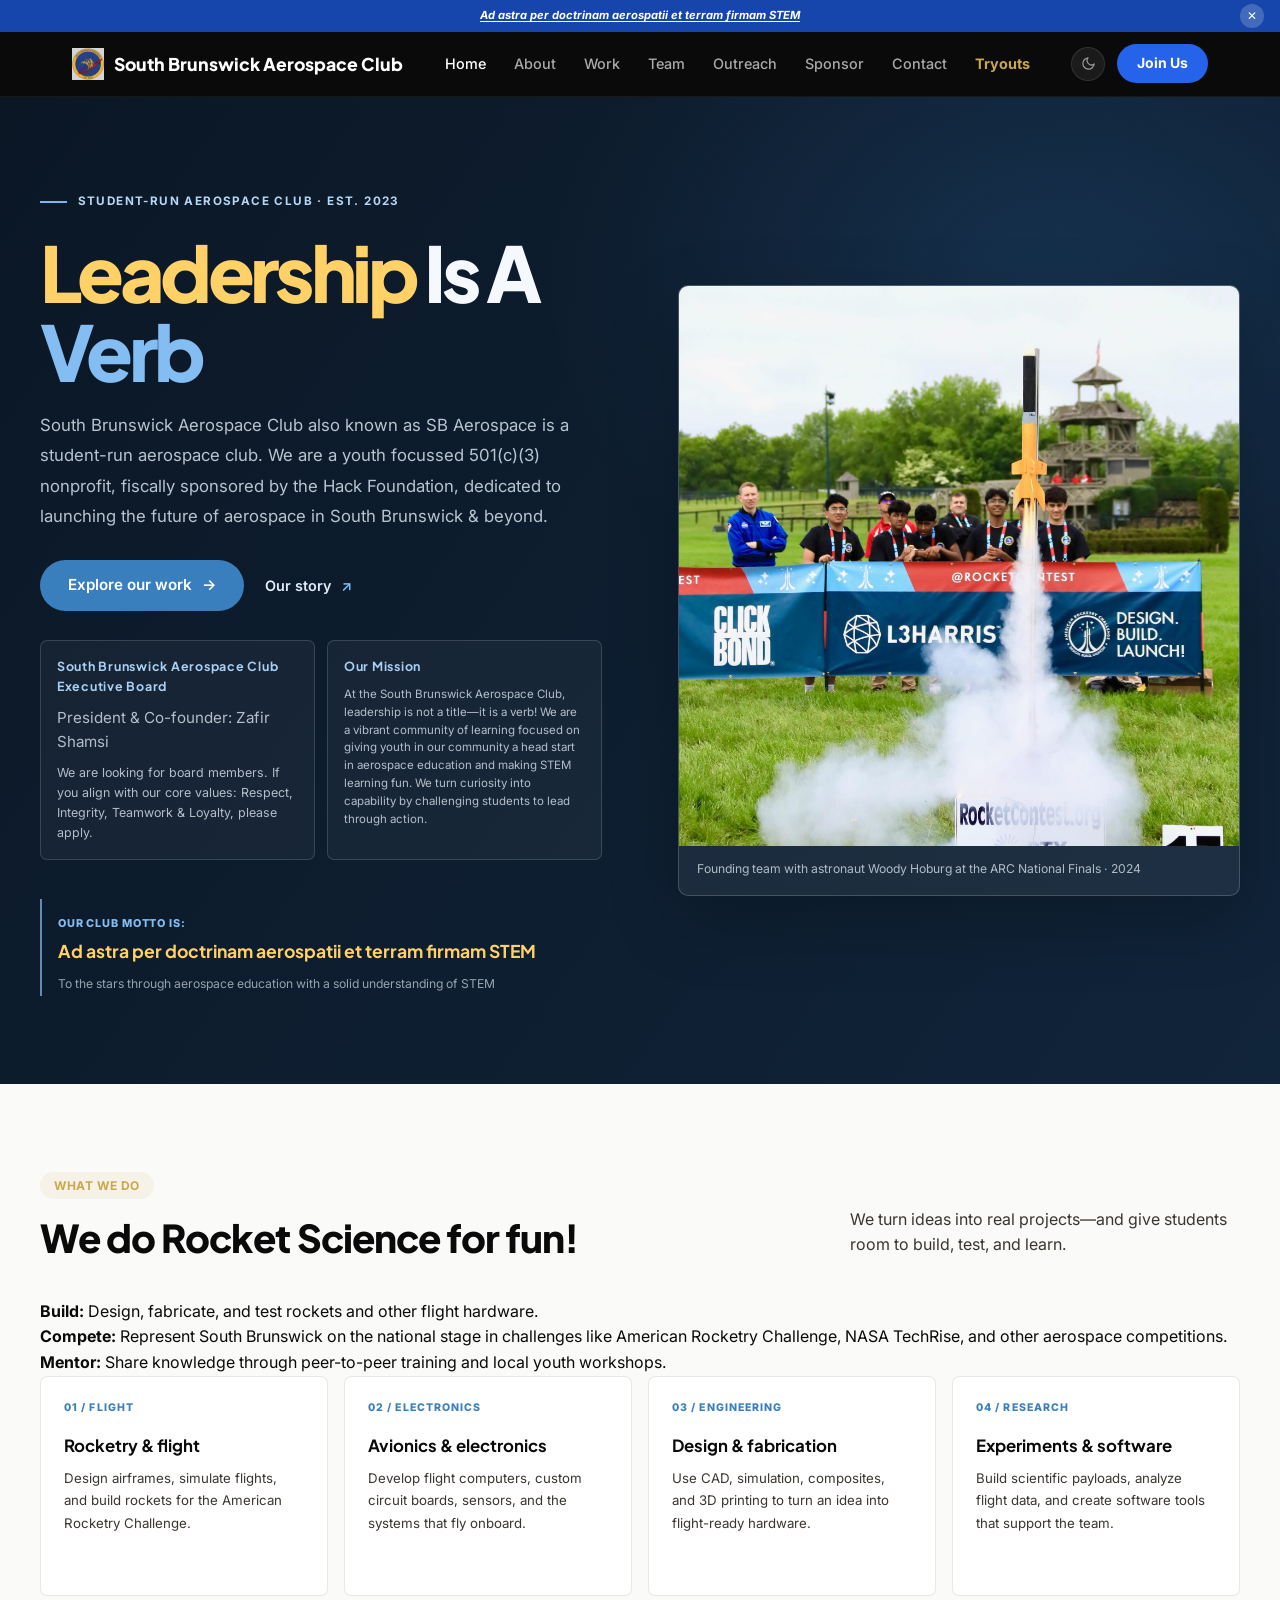
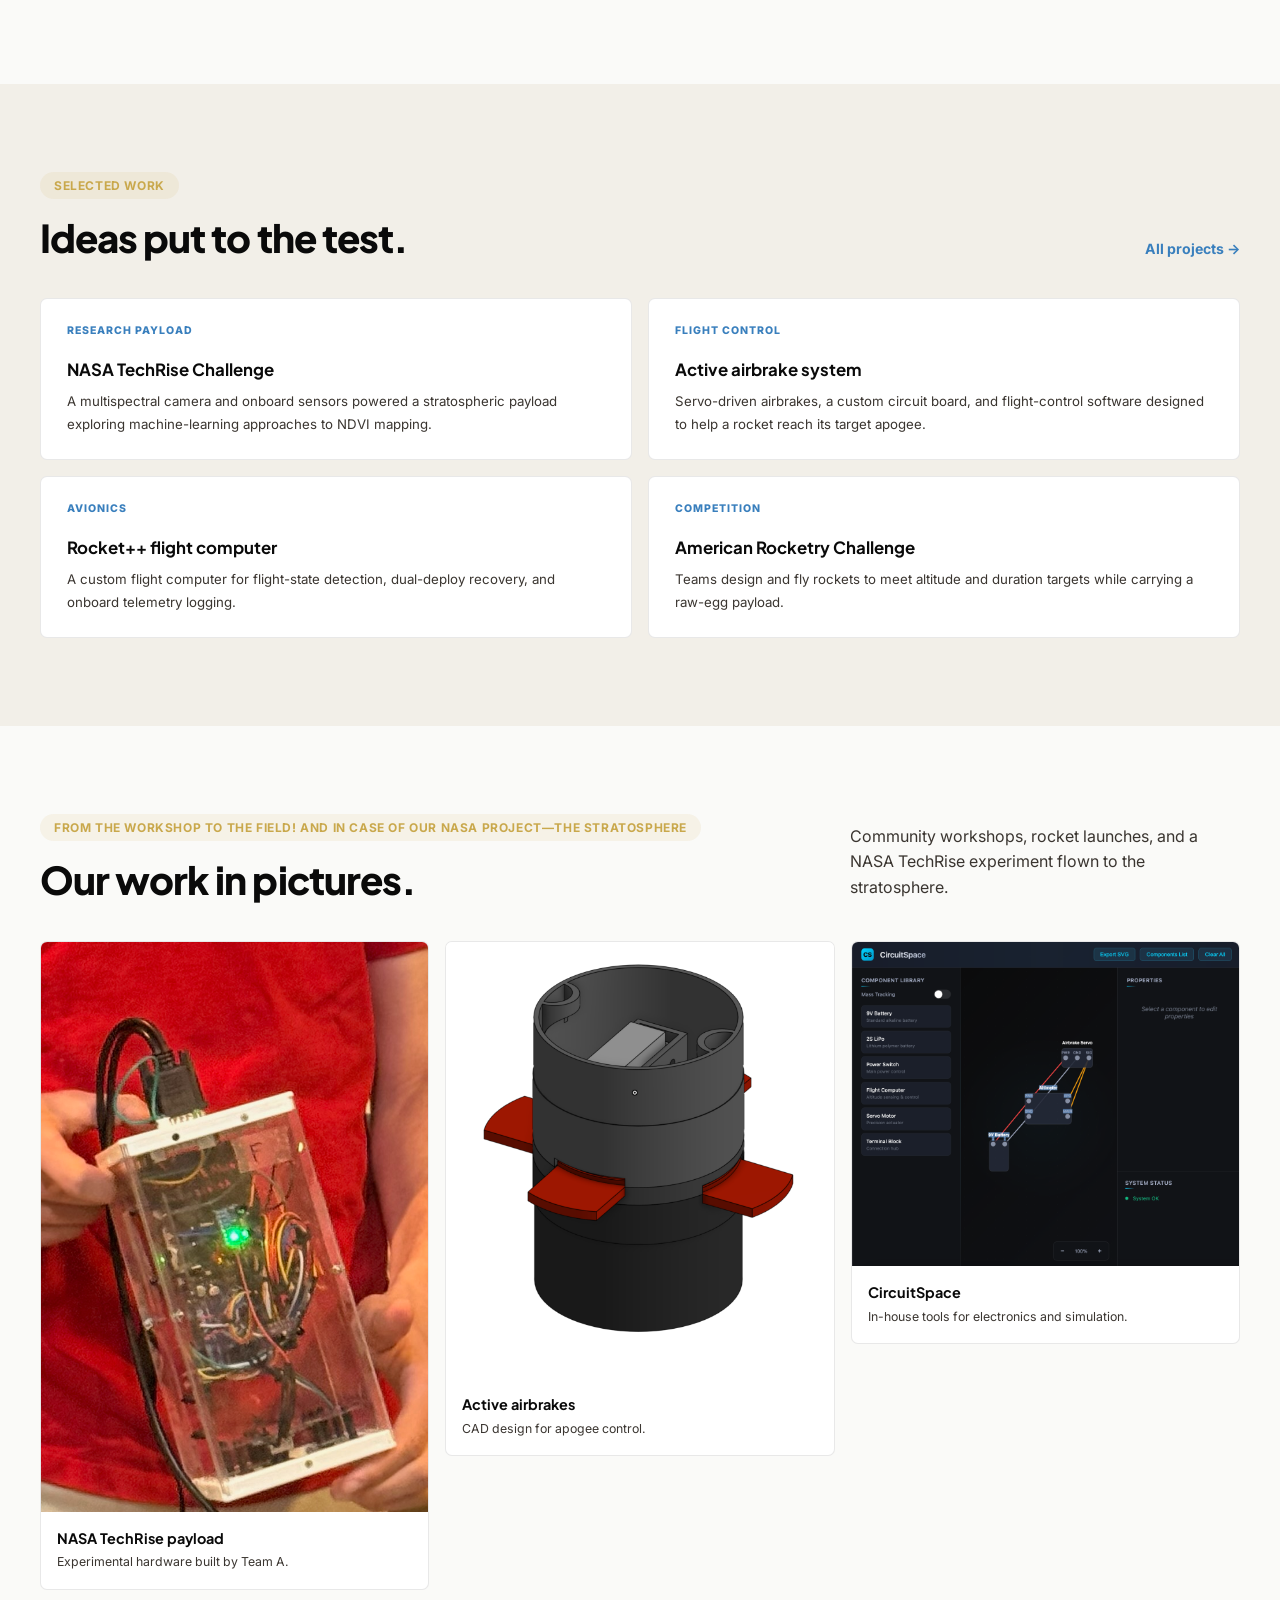
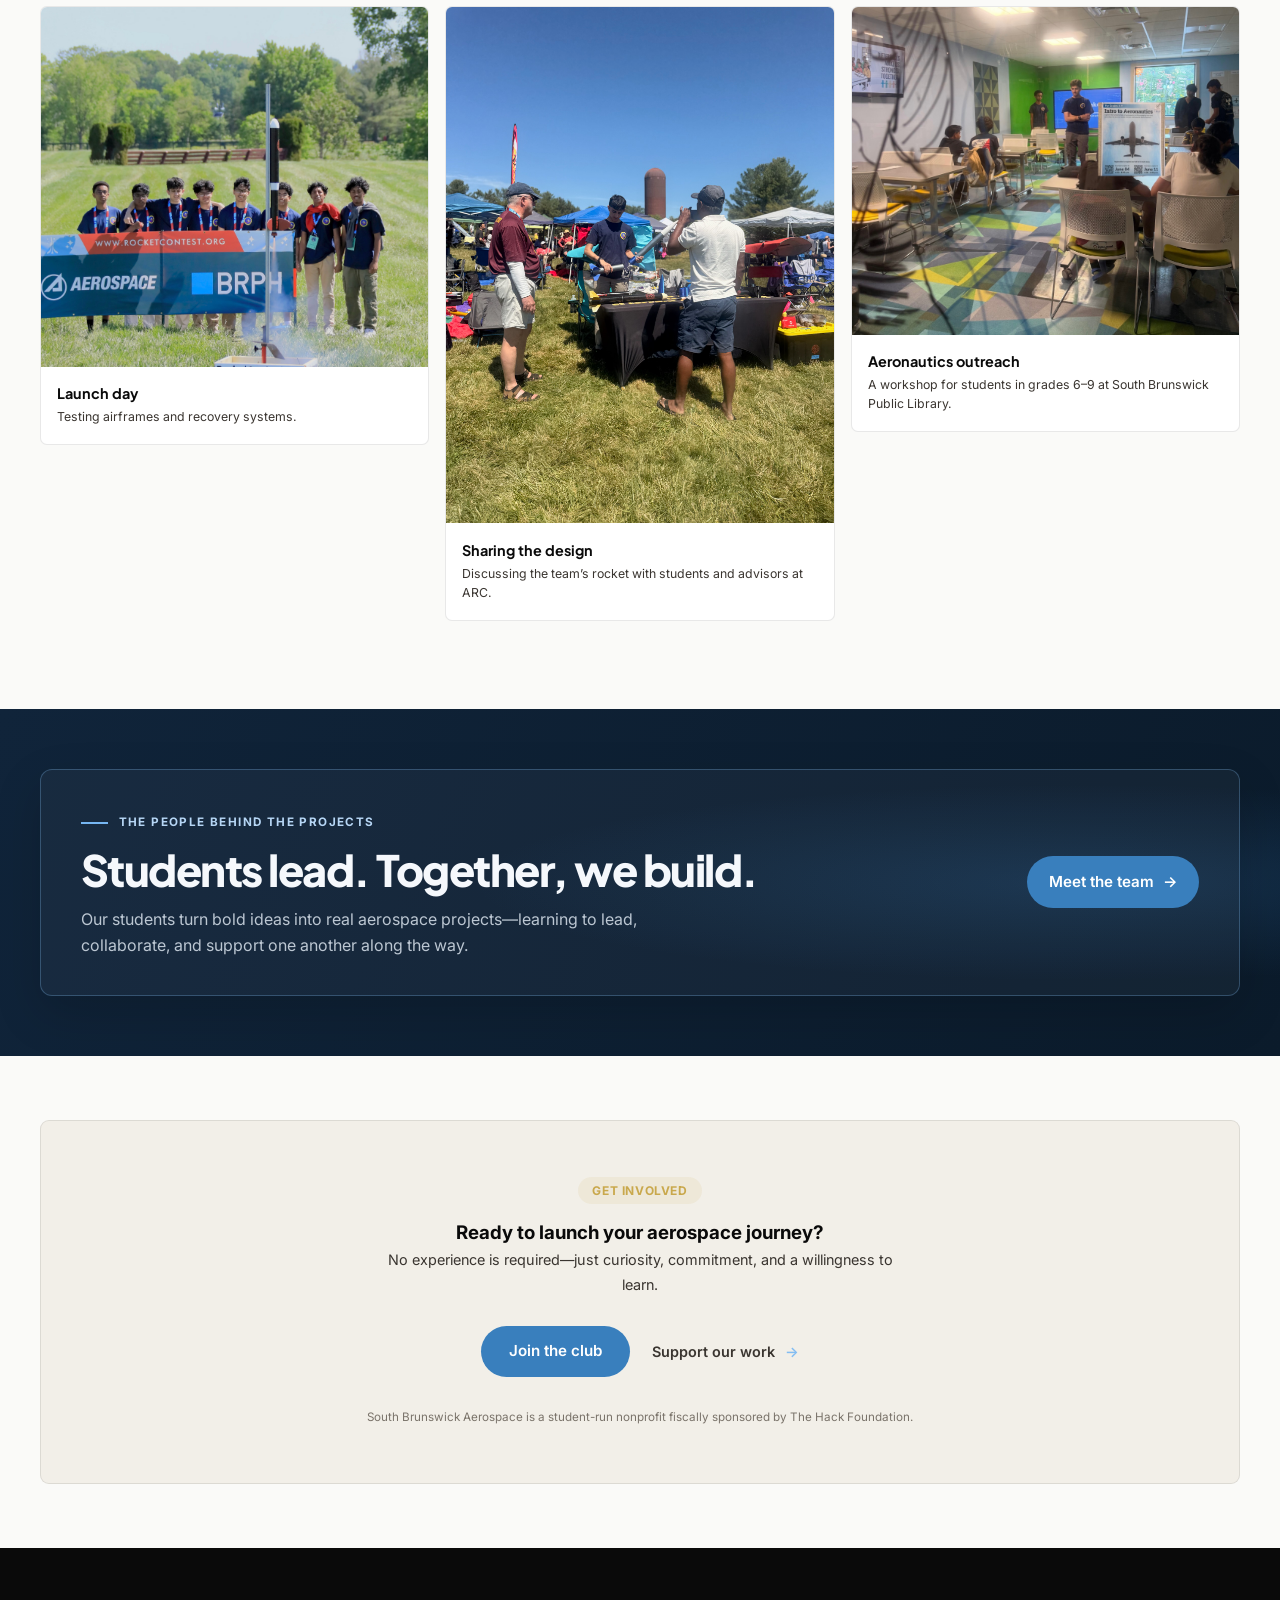
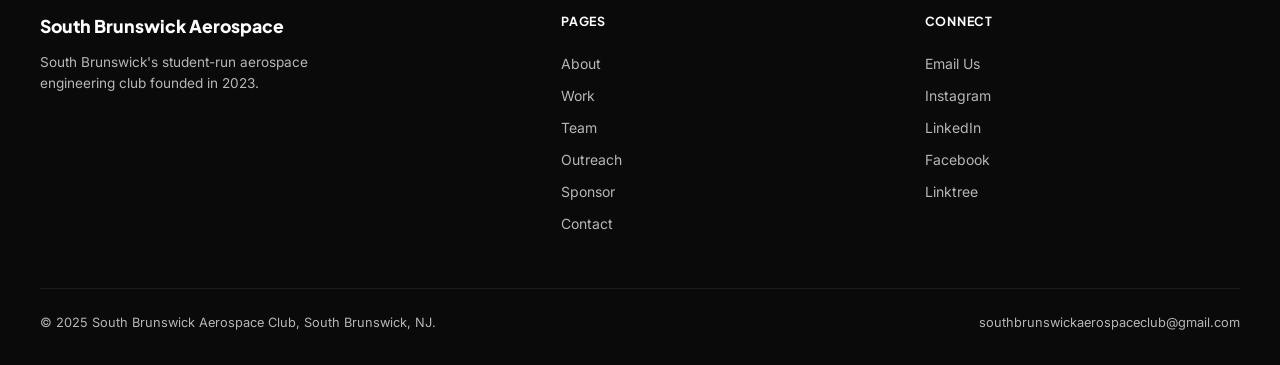
<file: index.html>
<!DOCTYPE html>
<html lang="en" data-theme="light">
<head>
  <meta charset="UTF-8" />
  <meta name="viewport" content="width=device-width, initial-scale=1.0" />
  <title>South Brunswick Aerospace Club | SBAerospace</title>
  <meta name="description" content="South Brunswick Aerospace also known as SBAerospace and South Brunswick Aerospace Club is a youth focused nonprofit focused on
  giving a headstart in aerospace
  education to the youth in our community and foster a love of learningthrough hands-on projects." />
  <link rel="stylesheet" href="style.css?v=club-home-team-refine" />
  <script src="main.js?v=club-motto-link" defer></script>
</head>
<body class="home-page">
  <a href="#main" class="skip-link">Skip to content</a>

  <!-- NAV -->
  <header>
    <div class="nav-inner">
      <a href="index.html" class="logo">
        <img src="assets/logo/LogoSB.JPG" alt="SBAerospace logo" />
        South Brunswick Aerospace Club
      </a>
      <nav class="nav-links" aria-label="Primary navigation">
        <a href="index.html">Home</a>
        <a href="about.html">About</a>
        <a href="projects.html">Work</a>
        <a href="teams.html">Team</a>
        <a href="outreach.html">Outreach</a>
        <a href="sponsor.html">Sponsor</a>
        <a href="contact.html">Contact</a>
        <a href="tryouts.html" style="color: var(--accent); font-weight: 700;">Tryouts</a>
      </nav>
      <div class="nav-actions">
        <button class="theme-toggle" id="themeToggle" aria-label="Toggle dark mode">
          <!-- Moon: shown in light mode -->
          <svg class="icon-moon" viewBox="0 0 24 24" fill="none" stroke="currentColor" stroke-width="2" stroke-linecap="round" stroke-linejoin="round" aria-hidden="true">
            <path d="M21 12.79A9 9 0 1 1 11.21 3 7 7 0 0 0 21 12.79z"/>
          </svg>
          <!-- Sun: shown in dark mode -->
          <svg class="icon-sun" viewBox="0 0 24 24" fill="none" stroke="currentColor" stroke-width="2" stroke-linecap="round" stroke-linejoin="round" aria-hidden="true">
            <circle cx="12" cy="12" r="5"/>
            <line x1="12" y1="1" x2="12" y2="3"/><line x1="12" y1="21" x2="12" y2="23"/>
            <line x1="4.22" y1="4.22" x2="5.64" y2="5.64"/><line x1="18.36" y1="18.36" x2="19.78" y2="19.78"/>
            <line x1="1" y1="12" x2="3" y2="12"/><line x1="21" y1="12" x2="23" y2="12"/>
            <line x1="4.22" y1="19.78" x2="5.64" y2="18.36"/><line x1="18.36" y1="5.64" x2="19.78" y2="4.22"/>
          </svg>
        </button>

        <a href="contact.html" class="btn-nav">Join Us</a>
        <button class="hamburger" id="hamburger" aria-label="Open menu" aria-expanded="false">
          <span></span><span></span><span></span>
        </button>
      </div>
    </div>
  </header>

  <nav class="mobile-nav" id="mobileNav" aria-label="Mobile navigation">
    <a href="index.html">Home</a>
    <a href="about.html">About</a>
    <a href="projects.html">Work</a>
    <a href="teams.html">Team</a>
    <a href="outreach.html">Outreach</a>
    <a href="sponsor.html">Sponsor</a>
    <a href="contact.html">Contact</a>
    <a href="tryouts.html" style="color: var(--accent);">Tryouts →</a>
  </nav>

  <main id="main" class="home-main">
    <section class="home-hero" aria-labelledby="home-title">
      <div class="container home-hero-grid">
        <div class="home-hero-copy">
          <div class="home-eyebrow"><span></span> Student-run Aerospace Club · Est. 2023</div>
          <h1 id="home-title"><span class="home-title-highlight">Leadership</span> Is A <em>Verb</em></h1>
          <p class="home-hero-lead">
            South Brunswick Aerospace Club also known as SB Aerospace is a student-run aerospace club. 
            We are a youth focussed 501(c)(3) nonprofit, fiscally sponsored by the Hack Foundation,
            dedicated to launching the future of aerospace in South Brunswick & beyond.
            
          </p>
          <div class="home-hero-actions">
            <a href="projects.html" class="btn btn-primary">Explore our work <span aria-hidden="true">→</span></a>
            <a href="about.html" class="home-text-link">Our story <span aria-hidden="true">↗</span></a>
          </div>
          <div class="home-hero-details">
            <section class="home-hero-detail" aria-labelledby="home-leadership-title">
              <h2 id="home-leadership-title">South Brunswick Aerospace Club Executive Board</h2>
              <p class="home-president-role">President &amp; Co-founder: Zafir Shamsi</p>
              <p class="home-board-members">We are looking for board members. If you align with our core values: Respect, Integrity, Teamwork &amp; Loyalty, please apply.</p>
            </section>
            <section class="home-hero-detail home-mission-detail" aria-labelledby="home-mission-title">
              <h2 id="home-mission-title">Our Mission</h2>
              <p>At the South Brunswick Aerospace Club, leadership is not a title—it is a verb! We are a vibrant community of learning focused on giving youth in our community a head start in aerospace education and making STEM learning fun. We turn curiosity into capability by challenging students to lead through action.</p>
            </section>
          </div>
          <blockquote class="home-motto" id="club-motto">
            <span class="home-motto-label">Our club motto is:</span>
            <h2>Ad astra per doctrinam aerospatii et terram firmam STEM</h2>
            <cite>To the stars through aerospace education with a solid understanding of STEM</cite>
          </blockquote>

        </div>
        <figure class="home-hero-photo">
          <img src="assets/team/2024-nationals.JPG" alt="South Brunswick Aerospace founding team with astronaut Woody Hoburg at the 2024 American Rocketry Challenge National Finals" />
          <figcaption>Founding team with astronaut Woody Hoburg at the ARC National Finals · 2024</figcaption>
        </figure>
      </div>
    </section>

    <section class="section home-pillars" aria-labelledby="home-pillars-title">
      <div class="container">
        <div class="home-section-heading">
          <div>
            <div class="section-label">What we do</div>
            <h3 class="section-title" id="home-pillars-title">We do Rocket Science for fun!</h3>
          </div>
          <p class="section-sub">We turn ideas into real projects—and give students room to build, test, and learn.</p>
        </div>
        <ul class="home-mission-list">
          <li><strong>Build:</strong> Design, fabricate, and test rockets and other flight hardware.</li>
          <li><strong>Compete:</strong> Represent South Brunswick on the national stage in challenges like American Rocketry Challenge, NASA TechRise, and other aerospace competitions.</li>
          <li><strong>Mentor:</strong> Share knowledge through peer-to-peer training and local youth workshops.</li>
        </ul>
        <div class="home-pillar-grid">
          <article class="home-pillar-card">
            <span>01 / FLIGHT</span>
            <h3>Rocketry &amp; flight</h3>
            <p>Design airframes, simulate flights, and build rockets for the American Rocketry Challenge.</p>
          </article>
          <article class="home-pillar-card">
            <span>02 / ELECTRONICS</span>
            <h3>Avionics &amp; electronics</h3>
            <p>Develop flight computers, custom circuit boards, sensors, and the systems that fly onboard.</p>
          </article>
          <article class="home-pillar-card">
            <span>03 / ENGINEERING</span>
            <h3>Design &amp; fabrication</h3>
            <p>Use CAD, simulation, composites, and 3D printing to turn an idea into flight-ready hardware.</p>
          </article>
          <article class="home-pillar-card">
            <span>04 / RESEARCH</span>
            <h3>Experiments &amp; software</h3>
            <p>Build scientific payloads, analyze flight data, and create software tools that support the team.</p>
          </article>
        </div>
      </div>
    </section>

    <section class="section home-projects" aria-labelledby="home-projects-title">
      <div class="container">
        <div class="home-section-heading">
          <div>
            <div class="section-label">Selected work</div>
            <h2 class="section-title" id="home-projects-title">Ideas put to the test.</h2>
          </div>
          <a href="projects.html" class="home-section-link">All projects <span aria-hidden="true">→</span></a>
        </div>
        <div class="home-project-grid">
          <article class="home-project-card">
            <span>RESEARCH PAYLOAD</span>
            <h3>NASA TechRise Challenge</h3>
            <p>A multispectral camera and onboard sensors powered a stratospheric payload exploring machine-learning approaches to NDVI mapping.</p>
          </article>
          <article class="home-project-card">
            <span>FLIGHT CONTROL</span>
            <h3>Active airbrake system</h3>
            <p>Servo-driven airbrakes, a custom circuit board, and flight-control software designed to help a rocket reach its target apogee.</p>
          </article>
          <article class="home-project-card">
            <span>AVIONICS</span>
            <h3>Rocket++ flight computer</h3>
            <p>A custom flight computer for flight-state detection, dual-deploy recovery, and onboard telemetry logging.</p>
          </article>
          <article class="home-project-card">
            <span>COMPETITION</span>
            <h3>American Rocketry Challenge</h3>
            <p>Teams design and fly rockets to meet altitude and duration targets while carrying a raw-egg payload.</p>
          </article>
        </div>
      </div>
    </section>

    <section class="section home-gallery-section" aria-labelledby="home-gallery-title">
      <div class="container">
        <div class="home-section-heading">
          <div>
            <div class="section-label">From the workshop to the field! And in case of our NASA Project—the stratosphere</div>
            <h2 class="section-title" id="home-gallery-title">Our work in pictures.</h2>
          </div>
          <p class="section-sub">Community workshops, rocket launches, and a NASA TechRise experiment flown to the stratosphere.</p>
        </div>
        <div class="home-gallery">
          <figure class="home-gallery-card">
            <img src="assets/showcase/NASATR.JPG" alt="NASA TechRise experimental payload built by the team" loading="lazy" />
            <figcaption><strong>NASA TechRise payload</strong><span>Experimental hardware built by Team A.</span></figcaption>
          </figure>
          <figure class="home-gallery-card">
            <img src="assets/showcase/Airbrakes.png" alt="Three-dimensional CAD model of the active airbrake system" loading="lazy" />
            <figcaption><strong>Active airbrakes</strong><span>CAD design for apogee control.</span></figcaption>
          </figure>
          <figure class="home-gallery-card">
            <img src="assets/showcase/CircuitSpace.png" alt="CircuitSpace electronics software interface" loading="lazy" />
            <figcaption><strong>CircuitSpace</strong><span>In-house tools for electronics and simulation.</span></figcaption>
          </figure>
          <figure class="home-gallery-card">
            <img src="assets/showcase/Rocket.jpeg" alt="The team’s rocket at a launch site" loading="lazy" />
            <figcaption><strong>Launch day</strong><span>Testing airframes and recovery systems.</span></figcaption>
          </figure>
          <figure class="home-gallery-card">
            <img src="assets/showcase/ARCOTRCH.JPG" alt="Team outreach at the American Rocketry Challenge" loading="lazy" />
            <figcaption><strong>Sharing the design</strong><span>Discussing the team’s rocket with students and advisors at ARC.</span></figcaption>
          </figure>
          <figure class="home-gallery-card">
            <img src="assets/showcase/otrch.JPG" alt="Students taking part in an aeronautics workshop at South Brunswick Public Library" loading="lazy" />
            <figcaption><strong>Aeronautics outreach</strong><span>A workshop for students in grades 6–9 at South Brunswick Public Library.</span></figcaption>
          </figure>
        </div>
      </div>
    </section>

    <section class="home-team" aria-labelledby="home-team-title">
      <div class="container home-team-inner">
        <div>
          <div class="home-eyebrow"><span></span> The people behind the projects</div>
          <h2 id="home-team-title">Students lead. Together, we build.</h2>
          <p>Our students turn bold ideas into real aerospace projects—learning to lead, collaborate, and support one another along the way.</p>
        </div>
        <a href="teams.html" class="btn btn-primary">Meet the team <span aria-hidden="true">→</span></a>
      </div>
    </section>

    <section class="section-sm home-cta-section">
      <div class="container">
        <div class="home-cta">
          <div class="section-label">Get involved</div>
          <h3>Ready to launch your aerospace journey?</h3>
          <p>No experience is required—just curiosity, commitment, and a willingness to learn.</p>
          <div class="home-cta-actions">
            <a href="contact.html" class="btn btn-primary">Join the club</a>
            <a href="sponsor.html" class="home-cta-link">Support our work <span aria-hidden="true">→</span></a>
          </div>
          <p class="home-sponsorship-note">South Brunswick Aerospace is a student-run nonprofit fiscally sponsored by The Hack Foundation.</p>
        </div>
      </div>
    </section>
  </main>

  <footer>
    <div class="footer-inner">
      <div class="footer-brand">
        <h3>South Brunswick Aerospace</h3>
        <p>South Brunswick's student-run aerospace engineering club founded in 2023.</p>
      </div>
      <div class="footer-col">
        <h4>Pages</h4>
        <a href="about.html">About</a>
        <a href="projects.html">Work</a>
        <a href="teams.html">Team</a>
        <a href="outreach.html">Outreach</a>
        <a href="sponsor.html">Sponsor</a>
        <a href="contact.html">Contact</a>
      </div>
      <div class="footer-col">
        <h4>Connect</h4>
        <a href="mailto:southbrunswickaerospaceclub@gmail.com">Email Us</a>
        <a href="https://www.instagram.com/sbaerospace/" target="_blank" rel="noopener noreferrer">Instagram</a>
        <a href="https://www.linkedin.com/company/south-brunswick-high-school-aerospace" target="_blank" rel="noopener noreferrer">LinkedIn</a>
        <a href="https://www.facebook.com/people/SB-Aerospace/61559474409905/" target="_blank" rel="noopener noreferrer">Facebook</a>
        <a href="https://linktr.ee/southbrunswickaerospace" target="_blank" rel="noopener noreferrer">Linktree</a>
      </div>
    </div>
    <div class="footer-bottom">
      <span>© <span id="copy-year">2025</span> South Brunswick Aerospace Club, South Brunswick, NJ.</span>
      <a href="mailto:southbrunswickaerospaceclub@gmail.com">southbrunswickaerospaceclub@gmail.com</a>
    </div>
  </footer>

</body>
</html>
</file>
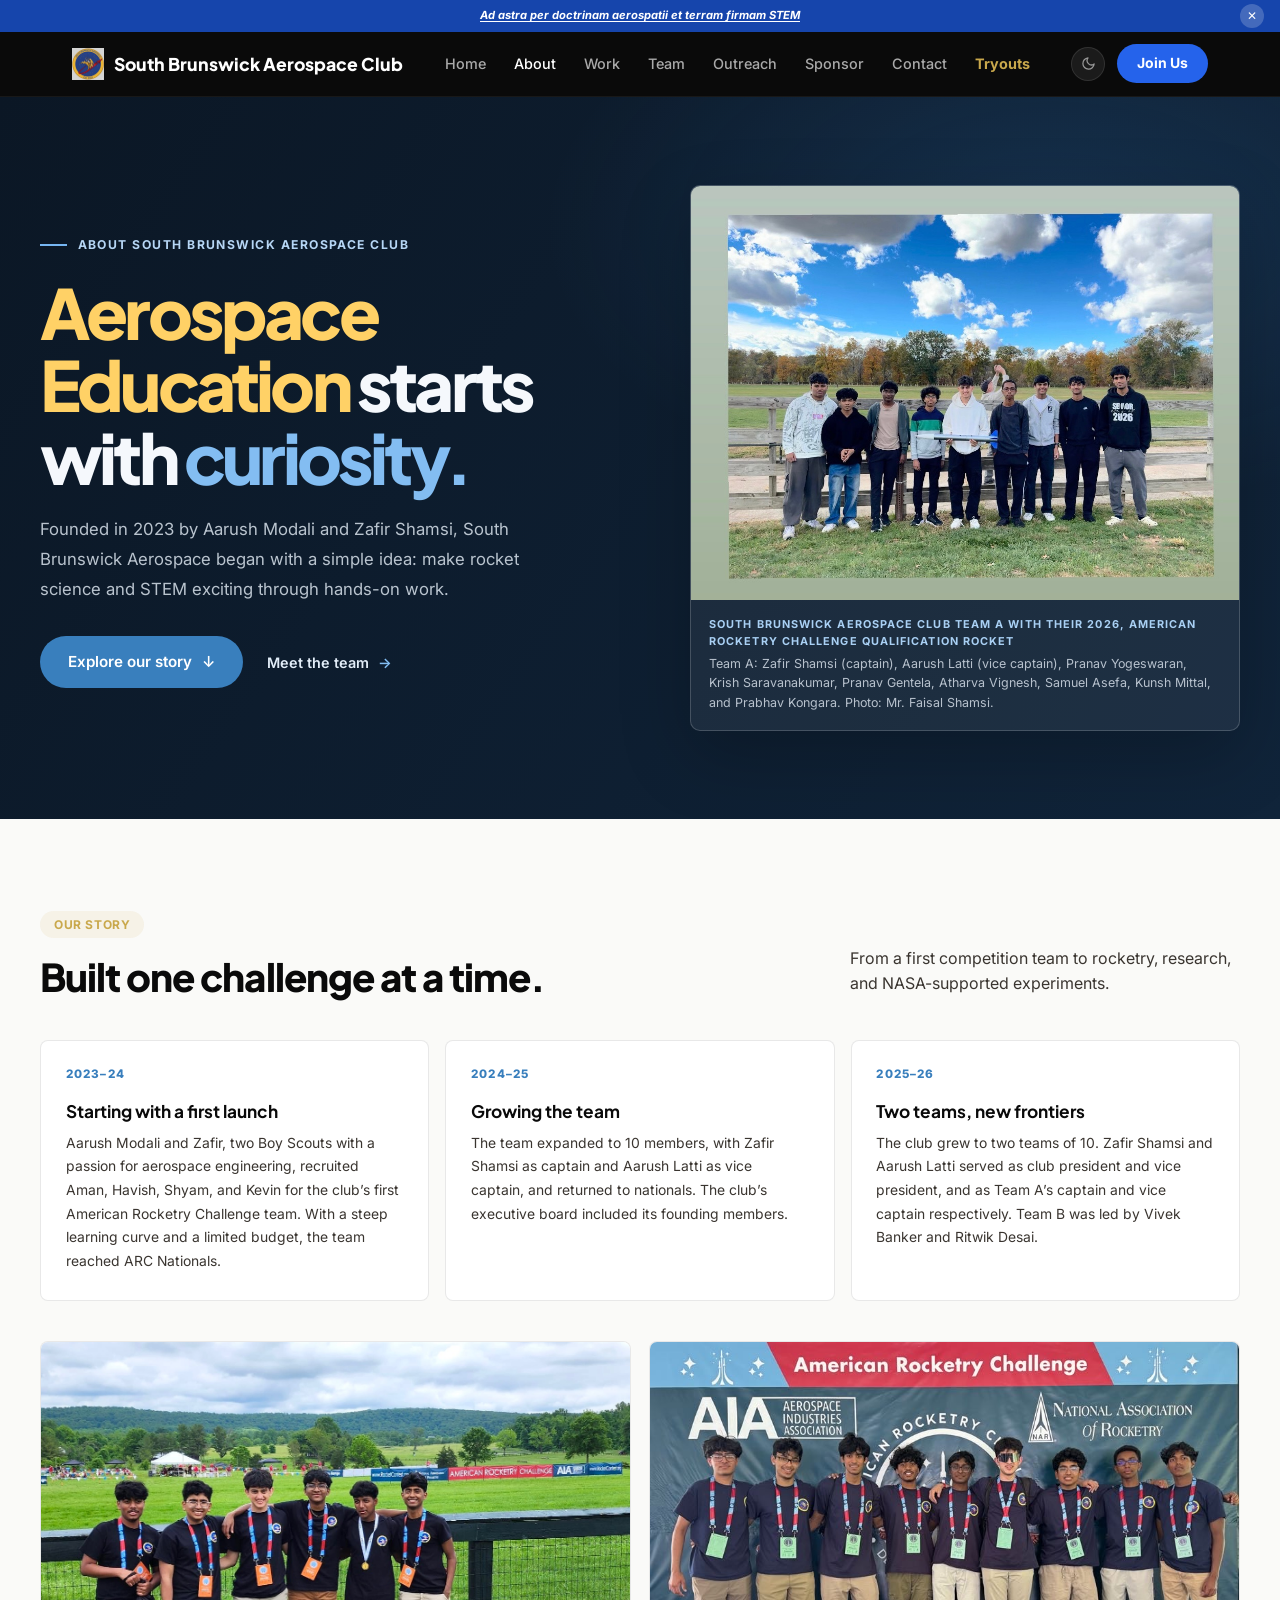
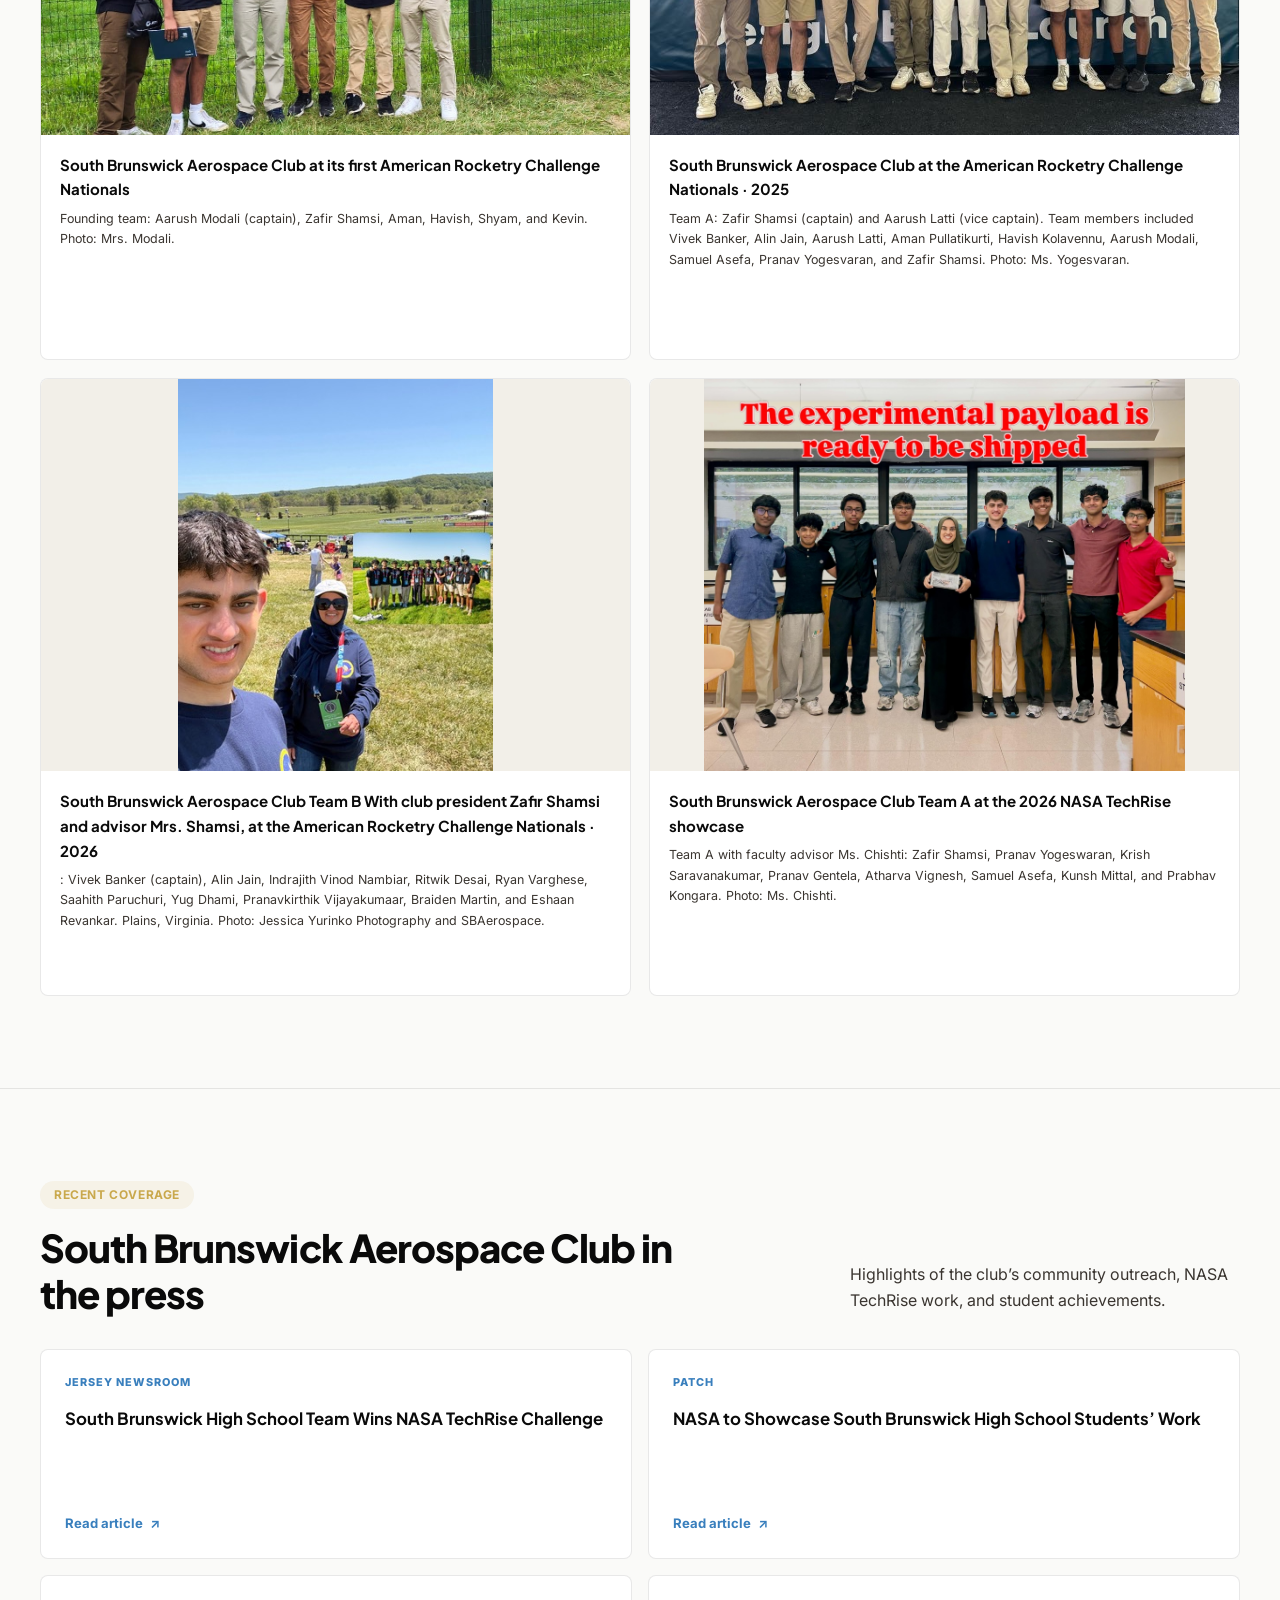
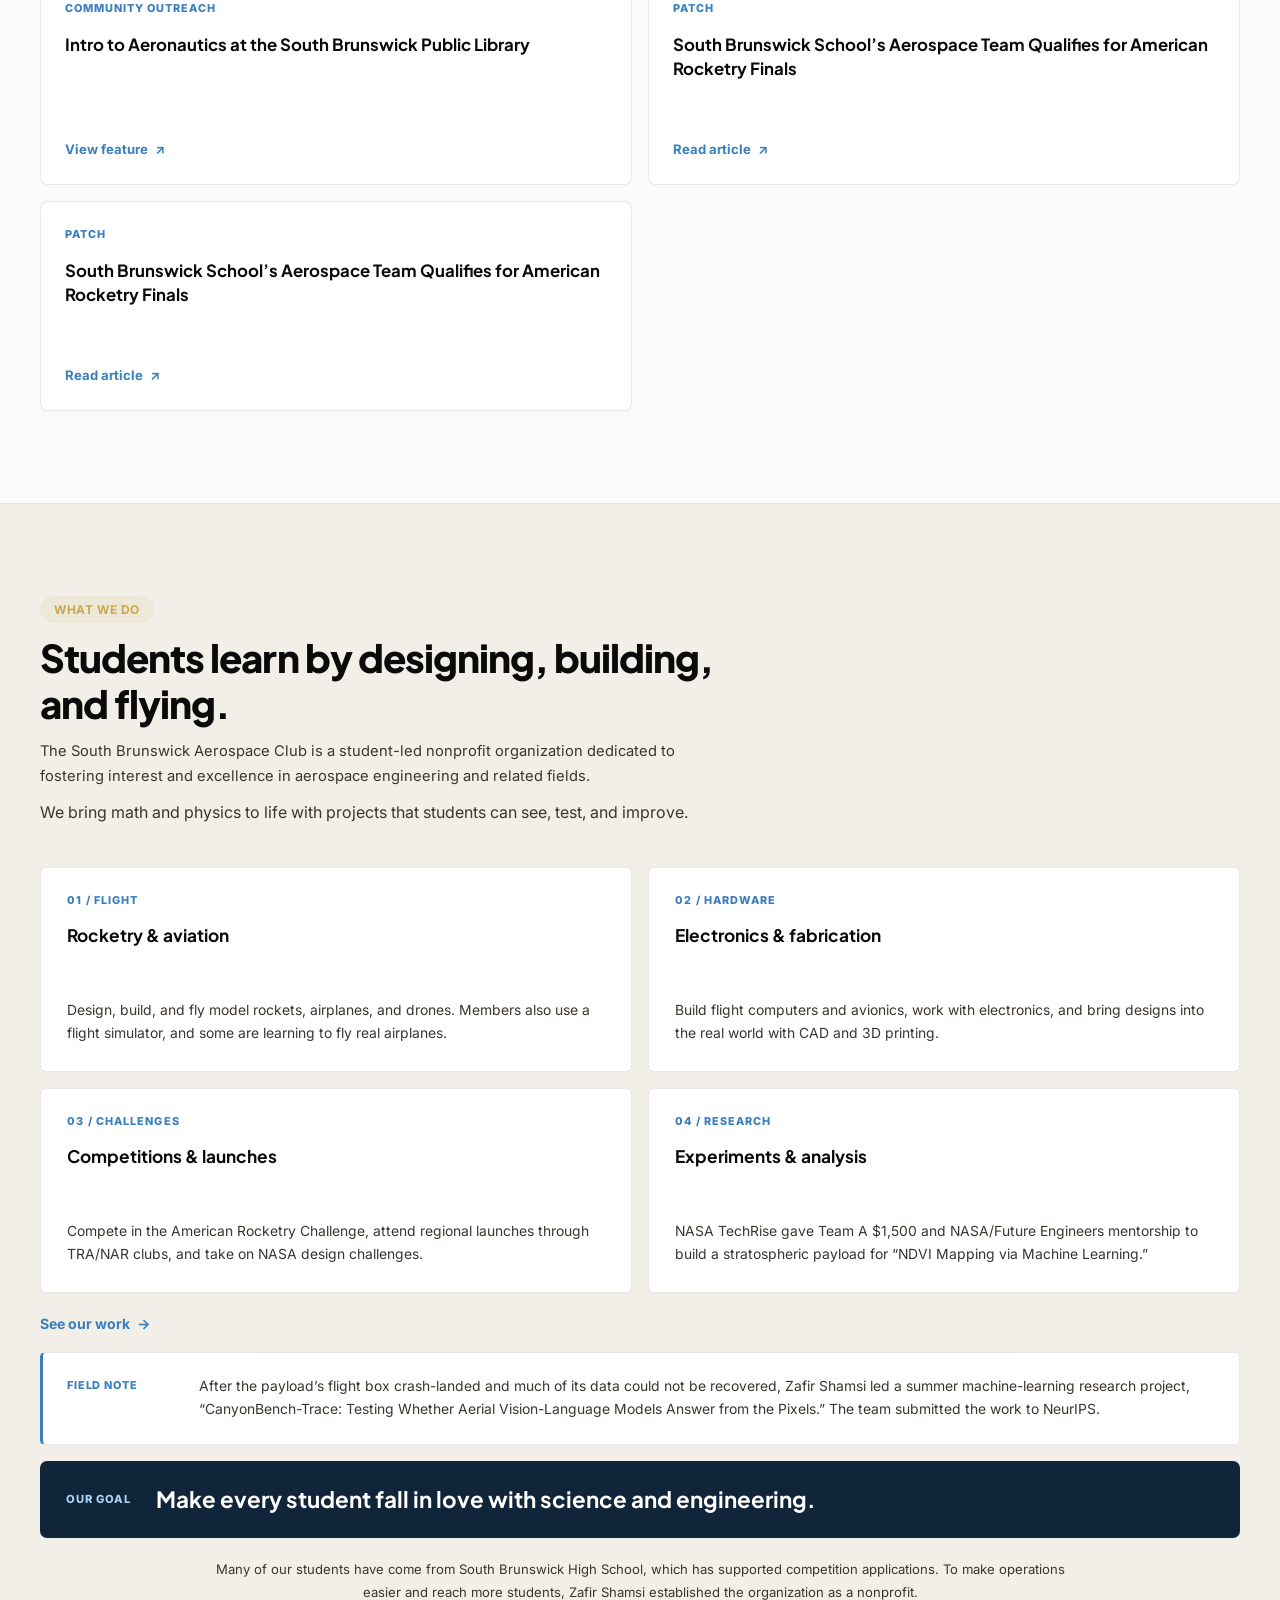
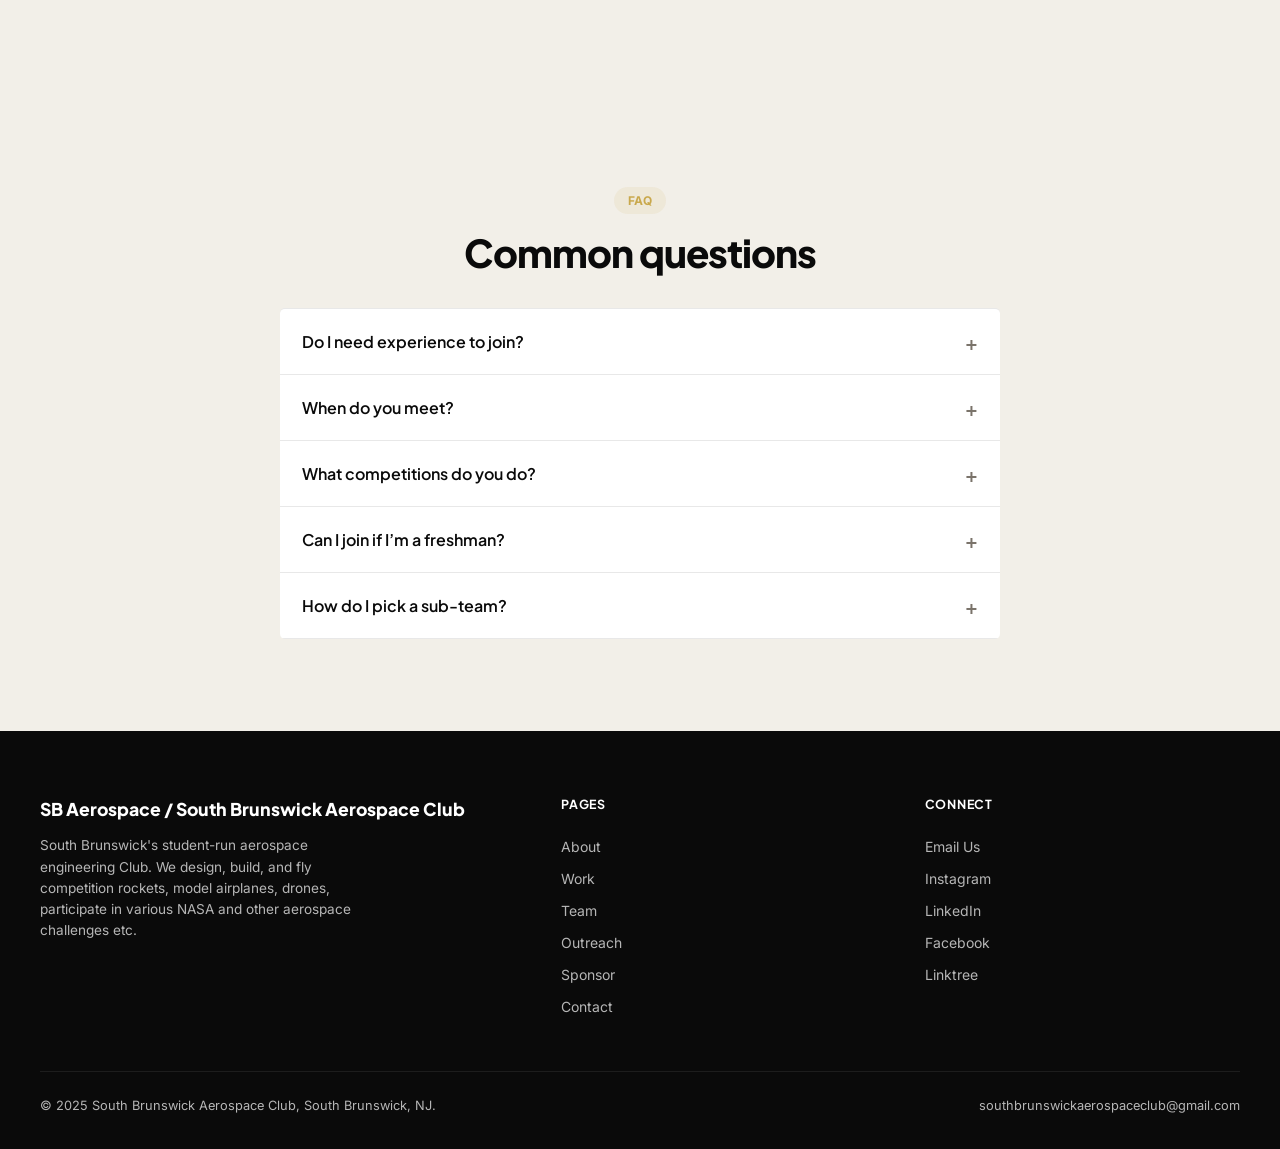
<file: about.html>
<!DOCTYPE html>
<html lang="en" data-theme="light">
<head>
  <meta charset="UTF-8" />
  <meta name="viewport" content="width=device-width, initial-scale=1.0" />
  <title>About | South Brunswick Aerospace Club </title>
  <meta name="description" content="Learn about South Brunswick Aerospace Club also known as South Brunswick Aerospace or
   SB Aerospace: our story, mission, and the students who make it happen." />
  <meta name="robots" content="index, follow, max-image-preview:large" />
  <link rel="canonical" href="https://sbaerospace.github.io/about.html" />
  <link rel="icon" type="image/png" href="assets/favicon.png" />
  <meta property="og:type" content="website" />
  <meta property="og:site_name" content="South Brunswick Aerospace Club" />
  <meta property="og:title" content="About South Brunswick Aerospace Club" />
  <meta property="og:description" content="Meet the student leaders and learn how SB Aerospace grew from a first competition team into aerospace research and outreach." />
  <meta property="og:url" content="https://sbaerospace.github.io/about.html" />
  <meta property="og:image" content="https://sbaerospace.github.io/assets/team/TeamA.JPG" />
  <link rel="stylesheet" href="style.css?v=about-in-the-press-patch-both" />
  <script src="main.js?v=club-motto-link" defer></script>
</head>
<body class="about-page">
  <a href="#main" class="skip-link">Skip to content</a>
<!-- NAV -->
  <header>
    <div class="nav-inner">
      <a href="index.html" class="logo">
        <img src="assets/logo/LogoSB.JPG" alt="South Brunswick Aerospace logo" />
        South Brunswick Aerospace Club
      </a>
      <nav class="nav-links" aria-label="Primary navigation">
        <a href="index.html">Home</a>
        <a href="about.html">About</a>
        <a href="projects.html">Work</a>
        <a href="teams.html">Team</a>
        <a href="outreach.html">Outreach</a>
        <a href="sponsor.html">Sponsor</a>
        <a href="contact.html">Contact</a>
        <a href="tryouts.html" style="color: var(--accent); font-weight: 700;">Tryouts</a>
      </nav>
      <div class="nav-actions">
        <button class="theme-toggle" id="themeToggle" aria-label="Toggle dark mode">
          <!-- Moon: shown in light mode -->
          <svg class="icon-moon" viewBox="0 0 24 24" fill="none" stroke="currentColor" stroke-width="2" stroke-linecap="round" stroke-linejoin="round" aria-hidden="true">
            <path d="M21 12.79A9 9 0 1 1 11.21 3 7 7 0 0 0 21 12.79z"/>
          </svg>
          <!-- Sun: shown in dark mode -->
          <svg class="icon-sun" viewBox="0 0 24 24" fill="none" stroke="currentColor" stroke-width="2" stroke-linecap="round" stroke-linejoin="round" aria-hidden="true">
            <circle cx="12" cy="12" r="5"/>
            <line x1="12" y1="1" x2="12" y2="3"/><line x1="12" y1="21" x2="12" y2="23"/>
            <line x1="4.22" y1="4.22" x2="5.64" y2="5.64"/><line x1="18.36" y1="18.36" x2="19.78" y2="19.78"/>
            <line x1="1" y1="12" x2="3" y2="12"/><line x1="21" y1="12" x2="23" y2="12"/>
            <line x1="4.22" y1="19.78" x2="5.64" y2="18.36"/><line x1="18.36" y1="5.64" x2="19.78" y2="4.22"/>
          </svg>
        </button>

        <a href="contact.html" class="btn-nav">Join Us</a>
        <button class="hamburger" id="hamburger" aria-label="Open menu" aria-expanded="false">
          <span></span><span></span><span></span>
        </button>
      </div>
    </div>
  </header>
  <nav class="mobile-nav" id="mobileNav">
    <a href="index.html">Home</a>
    <a href="about.html">About</a>
    <a href="projects.html">Work</a>
    <a href="teams.html">Team</a>
    <a href="outreach.html">Outreach</a>
    <a href="sponsor.html">Sponsor</a>
    <a href="contact.html">Contact</a>
    <a href="tryouts.html" style="color: var(--accent);">Tryouts →</a>
  </nav>
  <main id="main" class="about-main">
    <section class="about-hero" aria-labelledby="about-title">
      <div class="container about-hero-grid">
        <div class="about-hero-copy">
          <div class="about-eyebrow"><span></span> About South Brunswick Aerospace Club</div>
          <h1 id="about-title"><span class="about-title-highlight">Aerospace Education</span> starts with <em>curiosity.</em></h1>
          <p>
            Founded in 2023 by Aarush Modali and Zafir Shamsi, South Brunswick Aerospace began with a simple idea:
            make rocket science and STEM exciting through hands-on work.

            
          </p>
          <div class="about-hero-actions">
            <a class="btn btn-primary" href="#our-story">Explore our story <span aria-hidden="true">↓</span></a>
            <a class="about-hero-link" href="teams.html#leadership">Meet the team <span aria-hidden="true">→</span></a>
          </div>
        </div>
        <figure class="about-hero-photo">
          <img src="assets/team/TeamA.JPG" alt="South Brunswick Aerospace Team A with its American Rocketry Challenge qualification rocket" />
          <figcaption>
            <span>South Brunswick Aerospace Club Team A with their 2026, American Rocketry Challenge qualification rocket</span>
            Team A: Zafir Shamsi (captain), Aarush Latti (vice captain), Pranav Yogeswaran, Krish Saravanakumar,
            Pranav Gentela, Atharva Vignesh, Samuel Asefa, Kunsh Mittal, and Prabhav Kongara. Photo: Mr. Faisal Shamsi.
          </figcaption>
        </figure>
      </div>
    </section>

    <section class="section about-story" id="our-story" aria-labelledby="about-story-title">
      <div class="container">
        <div class="about-section-heading">
          <div>
            <div class="section-label">Our story</div>
            <h2 class="section-title" id="about-story-title">Built one challenge at a time.</h2>
          </div>
          <p class="section-sub">From a first competition team to rocketry, research, and NASA-supported experiments.</p>
        </div>

        <div class="about-timeline">
          <article class="about-milestone">
            <div class="about-year">2023–24</div>
            <div>
              <h3>Starting with a first launch</h3>
              <p>
                Aarush Modali and Zafir, two Boy Scouts with a passion for aerospace engineering, recruited Aman, Havish,
                Shyam, and Kevin for the club’s first American Rocketry Challenge team. With a steep learning curve
                and a limited budget, the team reached ARC Nationals.
              </p>
            </div>
          </article>
          <article class="about-milestone">
            <div class="about-year">2024–25</div>
            <div>
              <h3>Growing the team</h3>
              <p>
                The team expanded to 10 members, with Zafir Shamsi as captain and Aarush Latti as vice captain,
                and returned to nationals. The club’s executive board included its founding members.
              </p>
            </div>
          </article>
          <article class="about-milestone">
            <div class="about-year">2025–26</div>
            <div>
              <h3>Two teams, new frontiers</h3>
              <p>
                The club grew to two teams of 10. Zafir Shamsi and Aarush Latti served as club president and vice
                president, and as Team A’s captain and vice captain respectively. Team B was led by Vivek Banker and Ritwik Desai.
              </p>
            </div>
          </article>
        </div>

        <div class="about-gallery" aria-label="South Brunswick Aerospace team milestones">
          <figure class="about-photo-card">
            <img src="assets/team/2024.JPG" alt="Founding team at the 2024 American Rocketry Challenge National Finals" loading="lazy" />
            <figcaption>
              <strong>South Brunswick Aerospace Club at its first American Rocketry Challenge Nationals</strong>
              Founding team: Aarush Modali (captain), Zafir Shamsi, Aman, Havish, Shyam, and Kevin. Photo: Mrs. Modali.
            </figcaption>
          </figure>
          <figure class="about-photo-card">
            <img src="assets/team/2025-nationals.jpeg" alt="South Brunswick Aerospace at the 2025 American Rocketry Challenge National Finals" loading="lazy" />
            <figcaption>
              <strong>South Brunswick Aerospace Club at the American Rocketry Challenge Nationals · 2025</strong>
              Team A: Zafir Shamsi (captain) and Aarush Latti (vice captain). Team members included Vivek Banker, Alin Jain, Aarush Latti, Aman Pullatikurti, Havish Kolavennu, Aarush Modali, Samuel Asefa, Pranav Yogesvaran, and Zafir Shamsi. Photo: Ms. Yogesvaran.
            </figcaption>
          </figure>
          <figure class="about-photo-card">
            <img src="assets/team/ARC2026.jpeg" alt="South Brunswick Aerospace Team B and advisor at the 2026 American Rocketry Challenge Nationals" loading="lazy" />
            <figcaption>
              <strong>South Brunswick Aerospace Club Team B With club president Zafir Shamsi and advisor Mrs. Shamsi,
                at the American Rocketry Challenge Nationals · 2026</strong>: Vivek Banker (captain), Alin Jain,
                Indrajith Vinod Nambiar, Ritwik Desai, Ryan Varghese, Saahith Paruchuri, Yug Dhami, Pranavkirthik Vijayakumaar, Braiden Martin, and Eshaan Revankar. Plains, Virginia. Photo: Jessica Yurinko Photography and SBAerospace.
            </figcaption>
          </figure>
          <figure class="about-photo-card">
            <img src="assets/team/NT2.JPG" alt="Team A at the NASA TechRise showcase with faculty advisor Ms. Chishti" loading="lazy" />
            <figcaption>
              <strong>South Brunswick Aerospace Club Team A at the 2026 NASA TechRise showcase</strong>
              Team A with faculty advisor Ms. Chishti: Zafir Shamsi, Pranav Yogeswaran, Krish Saravanakumar, Pranav Gentela, Atharva Vignesh, Samuel Asefa, Kunsh Mittal, and Prabhav Kongara. Photo: Ms. Chishti.
            </figcaption>
          </figure>
        </div>
      </div>
    </section>

    <section class="section about-press" aria-labelledby="about-press-title">
      <div class="container">
        <div class="about-section-heading">
          <div>
            <div class="section-label">Recent coverage</div>
            <h2 class="section-title" id="about-press-title">South Brunswick Aerospace Club in the press</h2>
          </div>
          <p class="section-sub">Highlights of the club’s community outreach, NASA TechRise work, and student achievements.</p>
        </div>
        <div class="about-press-grid">
          <a class="about-press-card" href="https://jerseynewsroom.com/2026/05/18/south-brunswick-high-school-team-wins-nasa-techrise-challenge" target="_blank" rel="noopener noreferrer">
            <span>Jersey Newsroom</span>
            <h3>South Brunswick High School Team Wins NASA TechRise Challenge</h3>
            <p>Read article <span aria-hidden="true">↗</span></p>
          </a>
          <a class="about-press-card" href="https://patch.com/new-jersey/southbrunswick/nasa-showcase-south-brunswick-high-school-students-work" target="_blank" rel="noopener noreferrer">
            <span>Patch</span>
            <h3>NASA to Showcase South Brunswick High School Students’ Work</h3>
            <p>Read article <span aria-hidden="true">↗</span></p>
          </a>
          <a class="about-press-card" href="https://tr.ee/YOfwiwsDvK" target="_blank" rel="noopener noreferrer">
            <span>Community outreach</span>
            <h3>Intro to Aeronautics at the South Brunswick Public Library</h3>
            <p>View feature <span aria-hidden="true">↗</span></p>
          </a>
          <a class="about-press-card" href="https://patch.com/new-jersey/southbrunswick/south-brunswick-schools-aerospace-team-qualifies-american-rocketry-finals" target="_blank" rel="noopener noreferrer">
            <span>Patch</span>
            <h3>South Brunswick School’s Aerospace Team Qualifies for American Rocketry Finals</h3>
            <p>Read article <span aria-hidden="true">↗</span></p>
          </a>
          <a class="about-press-card" href="https://patch.com/new-jersey/southbrunswick/south-brunswick-students-qualify-american-rocketry-challenge-final" target="_blank" rel="noopener noreferrer">
            <span>Patch</span>
            <h3>South Brunswick School’s Aerospace Team Qualifies for American Rocketry Finals</h3>
            <p>Read article <span aria-hidden="true">↗</span></p>
          </a>
        </div>
      </div>
    </section>

    <section class="section about-work" aria-labelledby="about-work-title">
      <div class="container">
        <div class="about-section-heading about-work-heading">
          <div>
            <div class="section-label">What we do</div>
            <h2 class="section-title" id="about-work-title">Students learn by designing, building, and flying.</h2>
            <p class="about-work-intro">The South Brunswick Aerospace Club is a student-led nonprofit organization dedicated to fostering interest and excellence in aerospace engineering and related fields.</p>
          </div>
          <p class="section-sub">We bring math and physics to life with projects that students can see, test, and improve.</p>
        </div>
        <div class="about-work-grid">
          <article class="about-work-card">
            <span>01 / FLIGHT</span>
            <h3>Rocketry &amp; aviation</h3>
            <p>Design, build, and fly model rockets, airplanes, and drones. Members also use a flight simulator, and some are learning to fly real airplanes.</p>
          </article>
          <article class="about-work-card">
            <span>02 / HARDWARE</span>
            <h3>Electronics &amp; fabrication</h3>
            <p>Build flight computers and avionics, work with electronics, and bring designs into the real world with CAD and 3D printing.</p>
          </article>
          <article class="about-work-card">
            <span>03 / CHALLENGES</span>
            <h3>Competitions &amp; launches</h3>
            <p>Compete in the American Rocketry Challenge, attend regional launches through TRA/NAR clubs, and take on NASA design challenges.</p>
          </article>
          <article class="about-work-card">
            <span>04 / RESEARCH</span>
            <h3>Experiments &amp; analysis</h3>
            <p>NASA TechRise gave Team A $1,500 and NASA/Future Engineers mentorship to build a stratospheric payload for “NDVI Mapping via Machine Learning.”</p>
          </article>
        </div>
        <a class="about-work-link" href="projects.html">See our work <span aria-hidden="true">→</span></a>
        <div class="about-research-note">
          <div class="about-research-marker">FIELD NOTE</div>
          <p>
            After the payload’s flight box crash-landed and much of its data could not be recovered, Zafir Shamsi led
            a summer machine-learning research project, “CanyonBench-Trace: Testing Whether Aerial Vision-Language
            Models Answer from the Pixels.” The team submitted the work to NeurIPS.
          </p>
        </div>
        <div class="about-mission">
          <span>Our goal</span>
          <p>Make every student fall in love with science and engineering.</p>
        </div>
        <p class="about-organization">
          Many of our students have come from South Brunswick High School, which has supported competition applications.
          To make operations easier and reach more students, Zafir Shamsi established the organization as a nonprofit.
        </p>
      </div>
    </section>

    <section class="section about-faq" aria-labelledby="about-faq-title">
      <div class="container">
        <div class="section-header center">
          <div class="section-label">FAQ</div>
          <h2 class="section-title" id="about-faq-title">Common questions</h2>
        </div>
        <div class="faq-list">
          <div class="faq-item">
            <button class="faq-q" type="button">Do I need experience to join? <span class="faq-icon">+</span></button>
            <div class="faq-a"><p>No. You can learn skills like soldering and CAD here; many members started with no experience.</p></div>
          </div>
          <div class="faq-item">
            <button class="faq-q" type="button">When do you meet? <span class="faq-icon">+</span></button>
            <div class="faq-a"><p>We meet weekly after school at SBHS. Sub-team sessions are spread across the week depending on room availability. Check Instagram or email us for the current schedule.</p></div>
          </div>
          <div class="faq-item">
            <button class="faq-q" type="button">What competitions do you do? <span class="faq-icon">+</span></button>
            <div class="faq-a"><p>Our main competition is the American Rocketry Challenge (ARC). We also attend regional launches through local rocketry clubs (TRA/NAR) and work on research projects year-round.</p></div>
          </div>
          <div class="faq-item">
            <button class="faq-q" type="button">Can I join if I’m a freshman? <span class="faq-icon">+</span></button>
            <div class="faq-a"><p>Absolutely. Freshmen are some of our most active members, and joining early gives you more time to learn and contribute.</p></div>
          </div>
          <div class="faq-item">
            <button class="faq-q" type="button">How do I pick a sub-team? <span class="faq-icon">+</span></button>
            <div class="faq-a"><p>You don’t need to decide right away. Attend a few general meetings, try different activities, and see what you enjoy. You can explore more than one team if your interests overlap.</p></div>
          </div>
        </div>
      </div>
    </section>
  </main>

  <footer>
    <div class="footer-inner">
      <div class="footer-brand">
        <h3>SB Aerospace / South Brunswick Aerospace Club</h3>
        <p>South Brunswick's student-run aerospace engineering Club. We design, build, and fly competition rockets,
          model airplanes, drones, participate in various NASA and other aerospace challenges etc. </p>
      </div>
      <div class="footer-col">
        <h4>Pages</h4>
        <a href="about.html">About</a>
        <a href="projects.html">Work</a>
        <a href="teams.html">Team</a>
        <a href="outreach.html">Outreach</a>
        <a href="sponsor.html">Sponsor</a>
        <a href="contact.html">Contact</a>
      </div>
      <div class="footer-col">
        <h4>Connect</h4>
        <a href="mailto:southbrunswickaerospaceclub@gmail.com">Email Us</a>
        <a href="https://www.instagram.com/sbaerospace/" target="_blank" rel="noopener noreferrer">Instagram</a>
        <a href="https://www.linkedin.com/company/south-brunswick-high-school-aerospace" target="_blank" rel="noopener noreferrer">LinkedIn</a>
        <a href="https://www.facebook.com/people/SB-Aerospace/61559474409905/" target="_blank" rel="noopener noreferrer">Facebook</a>
        <a href="https://linktr.ee/southbrunswickaerospace" target="_blank" rel="noopener noreferrer">Linktree</a>
      </div>
    </div>
    <div class="footer-bottom">
      <span>© <span id="copy-year">2025</span> South Brunswick Aerospace Club, South Brunswick, NJ.</span>
      <a href="contact.html">southbrunswickaerospaceclub@gmail.com</a>
    </div>
  </footer>

</body>
</html>
</file>
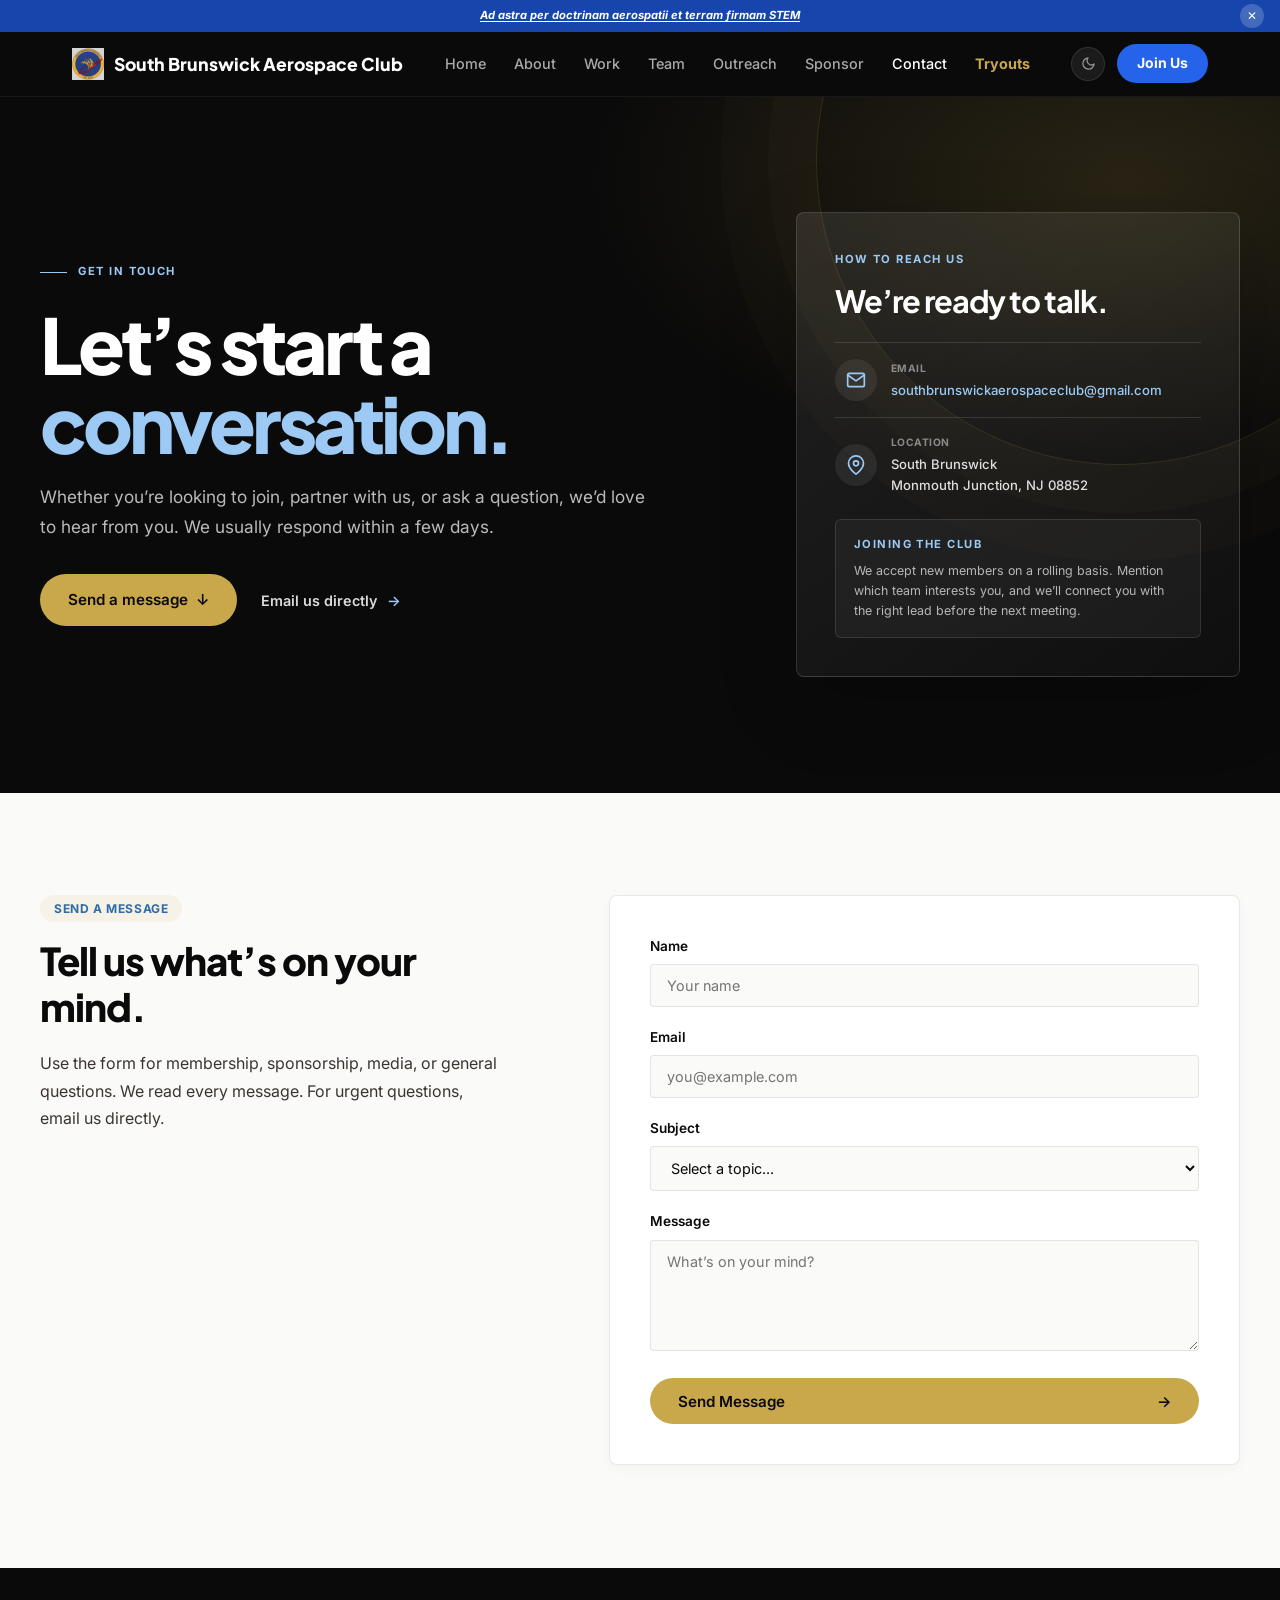
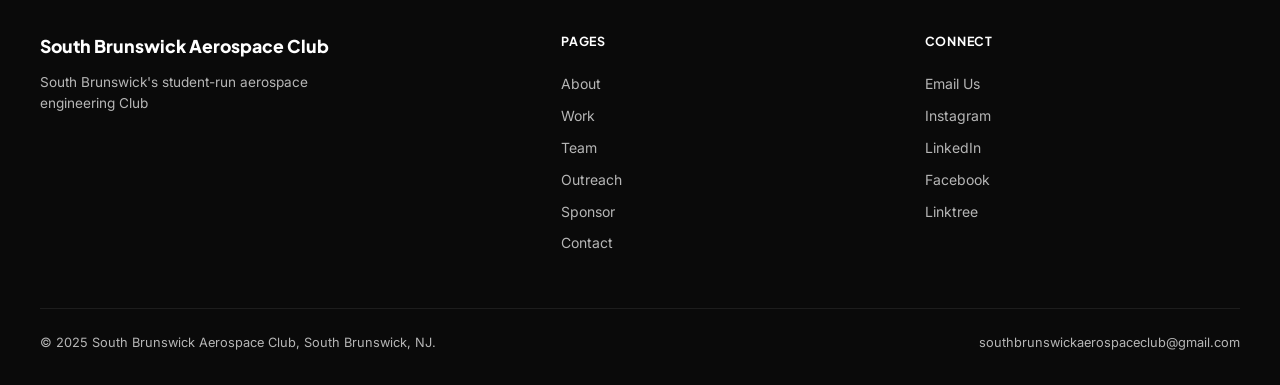
<file: contact.html>
<!DOCTYPE html>
<html lang="en" data-theme="light">
<head>
  <meta charset="UTF-8" />
  <meta name="viewport" content="width=device-width, initial-scale=1.0" />
  <title>Contact | South Brunswick Aerospace Club </title>
  <meta name="description" content="Get in touch with SBAerospace: South Brunswick's aerospace engineering team, for membership, sponsorship, or general questions." />
  <meta name="robots" content="index, follow, max-image-preview:large" />
  <link rel="canonical" href="https://sbaerospace.github.io/contact.html" />
  <link rel="icon" type="image/png" href="assets/favicon.png" />
  <link rel="stylesheet" href="style.css?v=club-motto-font-size" />
  <script src="main.js?v=club-motto-link" defer></script>
</head>
<body class="contact-page">
  <a href="#main" class="skip-link">Skip to content</a>

  <header>
    <div class="nav-inner">
      <a href="index.html" class="logo">

        <img src="assets/logo/LogoSB.JPG" alt="South Brunswick Aerospace logo" />
        South Brunswick Aerospace Club

      </a>
      <nav class="nav-links" aria-label="Primary navigation">
        <a href="index.html">Home</a>
        <a href="about.html">About</a>
        <a href="projects.html">Work</a>
        <a href="teams.html">Team</a>
        <a href="outreach.html">Outreach</a>
        <a href="sponsor.html">Sponsor</a>
        <a href="contact.html">Contact</a>
        <a href="tryouts.html" style="color: var(--accent); font-weight: 700;">Tryouts</a>
      </nav>
      <div class="nav-actions">
        <button class="theme-toggle" id="themeToggle" aria-label="Toggle dark mode">
          <!-- Moon: shown in light mode -->
          <svg class="icon-moon" viewBox="0 0 24 24" fill="none" stroke="currentColor" stroke-width="2" stroke-linecap="round" stroke-linejoin="round" aria-hidden="true">
            <path d="M21 12.79A9 9 0 1 1 11.21 3 7 7 0 0 0 21 12.79z"/>
          </svg>
          <!-- Sun: shown in dark mode -->
          <svg class="icon-sun" viewBox="0 0 24 24" fill="none" stroke="currentColor" stroke-width="2" stroke-linecap="round" stroke-linejoin="round" aria-hidden="true">
            <circle cx="12" cy="12" r="5"/>
            <line x1="12" y1="1" x2="12" y2="3"/><line x1="12" y1="21" x2="12" y2="23"/>
            <line x1="4.22" y1="4.22" x2="5.64" y2="5.64"/><line x1="18.36" y1="18.36" x2="19.78" y2="19.78"/>
            <line x1="1" y1="12" x2="3" y2="12"/><line x1="21" y1="12" x2="23" y2="12"/>
            <line x1="4.22" y1="19.78" x2="5.64" y2="18.36"/><line x1="18.36" y1="5.64" x2="19.78" y2="4.22"/>
          </svg>
        </button>

        <a href="contact.html" class="btn-nav">Join Us</a>
        <button class="hamburger" id="hamburger" aria-label="Open menu" aria-expanded="false">
          <span></span><span></span><span></span>
        </button>
      </div>
    </div>
  </header>

  <nav class="mobile-nav" id="mobileNav">
    <a href="index.html">Home</a>
    <a href="about.html">About</a>
    <a href="projects.html">Work</a>
    <a href="teams.html">Team</a>
    <a href="outreach.html">Outreach</a>
    <a href="sponsor.html">Sponsor</a>
    <a href="contact.html">Contact</a>
    <a href="tryouts.html" style="color: var(--accent);">Tryouts →</a>
  </nav>

  <main id="main" class="contact-main">
    <section class="contact-hero" aria-labelledby="contact-title">
      <div class="container contact-hero-grid">
        <div class="contact-hero-copy">
          <div class="contact-kicker"><span></span> Get in touch</div>
          <h1 id="contact-title">Let’s start a <em>conversation.</em></h1>
          <p class="contact-lead">Whether you’re looking to join, partner with us, or ask a question, we’d love to hear from you. We usually respond within a few days.</p>
          <div class="contact-hero-actions">
            <a class="btn btn-primary" href="#contact-form">Send a message <span aria-hidden="true">↓</span></a>
            <a class="contact-email-action" href="mailto:southbrunswickaerospaceclub@gmail.com">Email us directly <span aria-hidden="true">→</span></a>
          </div>
        </div>
        <aside class="contact-hero-card" aria-label="Contact information">
          <div class="contact-card-overline">How to reach us</div>
          <h2>We’re ready to talk.</h2>
          <div class="contact-channel">
            <div class="channel-icon-wrap" aria-hidden="true">
              <svg viewBox="0 0 24 24" width="20" height="20" fill="none" stroke="currentColor" stroke-width="2" stroke-linecap="round" stroke-linejoin="round">
                <path d="M4 4h16c1.1 0 2 .9 2 2v12c0 1.1-.9 2-2 2H4c-1.1 0-2-.9-2-2V6c0-1.1.9-2 2-2z"/>
                <polyline points="22,6 12,13 2,6"/>
              </svg>
            </div>
            <div class="contact-channel-copy">
              <div class="channel-label">Email</div>
              <div class="channel-val"><a href="mailto:southbrunswickaerospaceclub@gmail.com">southbrunswickaerospaceclub@gmail.com</a></div>
            </div>
          </div>
          <div class="contact-channel">
            <div class="channel-icon-wrap" aria-hidden="true">
              <svg viewBox="0 0 24 24" width="20" height="20" fill="none" stroke="currentColor" stroke-width="2" stroke-linecap="round" stroke-linejoin="round">
                <path d="M21 10c0 7-9 13-9 13s-9-6-9-13a9 9 0 0 1 18 0z"/>
                <circle cx="12" cy="10" r="3"/>
              </svg>
            </div>
            <div class="contact-channel-copy">
              <div class="channel-label">Location</div>
              <div class="channel-val">South Brunswick<br />Monmouth Junction, NJ 08852</div>
            </div>
          </div>
          <div class="contact-joining-note">
            <div class="contact-card-overline">Joining the club</div>
            <p>We accept new members on a rolling basis. Mention which team interests you, and we’ll connect you with the right lead before the next meeting.</p>
          </div>
        </aside>
      </div>
    </section>

    <section class="section contact-section" id="contact-form" aria-labelledby="contact-form-title">
      <div class="container contact-inquiry-grid">
        <div class="contact-inquiry-copy">
          <div class="section-label">Send a message</div>
          <h2 class="section-title" id="contact-form-title">Tell us what’s on your mind.</h2>
          <p>Use the form for membership, sponsorship, media, or general questions. We read every message. For urgent questions, email us directly.</p>
        </div>
        <div class="form-wrap contact-form-wrap">
          <form id="contactForm" novalidate>
            <div class="form-group">
              <label for="contact-name">Name</label>
              <input type="text" id="contact-name" name="name" placeholder="Your name" required />
            </div>
            <div class="form-group">
              <label for="contact-email">Email</label>
              <input type="email" id="contact-email" name="email" placeholder="you@example.com" required />
            </div>
            <div class="form-group">
              <label for="contact-subject">Subject</label>
              <select id="contact-subject" name="subject">
                <option value="">Select a topic...</option>
                <option value="join">I want to join</option>
                <option value="sponsor">Sponsorship inquiry</option>
                <option value="media">Press / media</option>
                <option value="general">General question</option>
              </select>
            </div>
            <div class="form-group">
              <label for="contact-message">Message</label>
              <textarea id="contact-message" name="message" rows="5" placeholder="What’s on your mind?" required></textarea>
            </div>
            <button type="submit" class="btn btn-primary contact-submit">Send Message <span aria-hidden="true">→</span></button>
          </form>
        </div>
      </div>
    </section>
  </main>

  <footer>
    <div class="footer-inner">
      <div class="footer-brand">
        <h3>South Brunswick Aerospace Club</h3>
        <p>South Brunswick's student-run aerospace engineering Club</p>
      </div>
      <div class="footer-col">
        <h4>Pages</h4>
        <a href="about.html">About</a>
        <a href="projects.html">Work</a>
        <a href="teams.html">Team</a>
        <a href="outreach.html">Outreach</a>
        <a href="sponsor.html">Sponsor</a>
        <a href="contact.html">Contact</a>
      </div>
      <div class="footer-col">
        <h4>Connect</h4>
        <a href="mailto:southbrunswickaerospaceclub@gmail.com">Email Us</a>
        <a href="https://www.instagram.com/sbaerospace/" target="_blank" rel="noopener noreferrer">Instagram</a>
        <a href="https://www.linkedin.com/company/south-brunswick-high-school-aerospace" target="_blank" rel="noopener noreferrer">LinkedIn</a>
        <a href="https://www.facebook.com/people/SB-Aerospace/61559474409905/" target="_blank" rel="noopener noreferrer">Facebook</a>
        <a href="https://linktr.ee/southbrunswickaerospace" target="_blank" rel="noopener noreferrer">Linktree</a>
      </div>
    </div>
    <div class="footer-bottom">
      <span>© <span id="copy-year">2025</span> South Brunswick Aerospace Club, South Brunswick, NJ.</span>
      <a href="contact.html">southbrunswickaerospaceclub@gmail.com</a>
    </div>
  </footer>

</body>
</html>
</file>
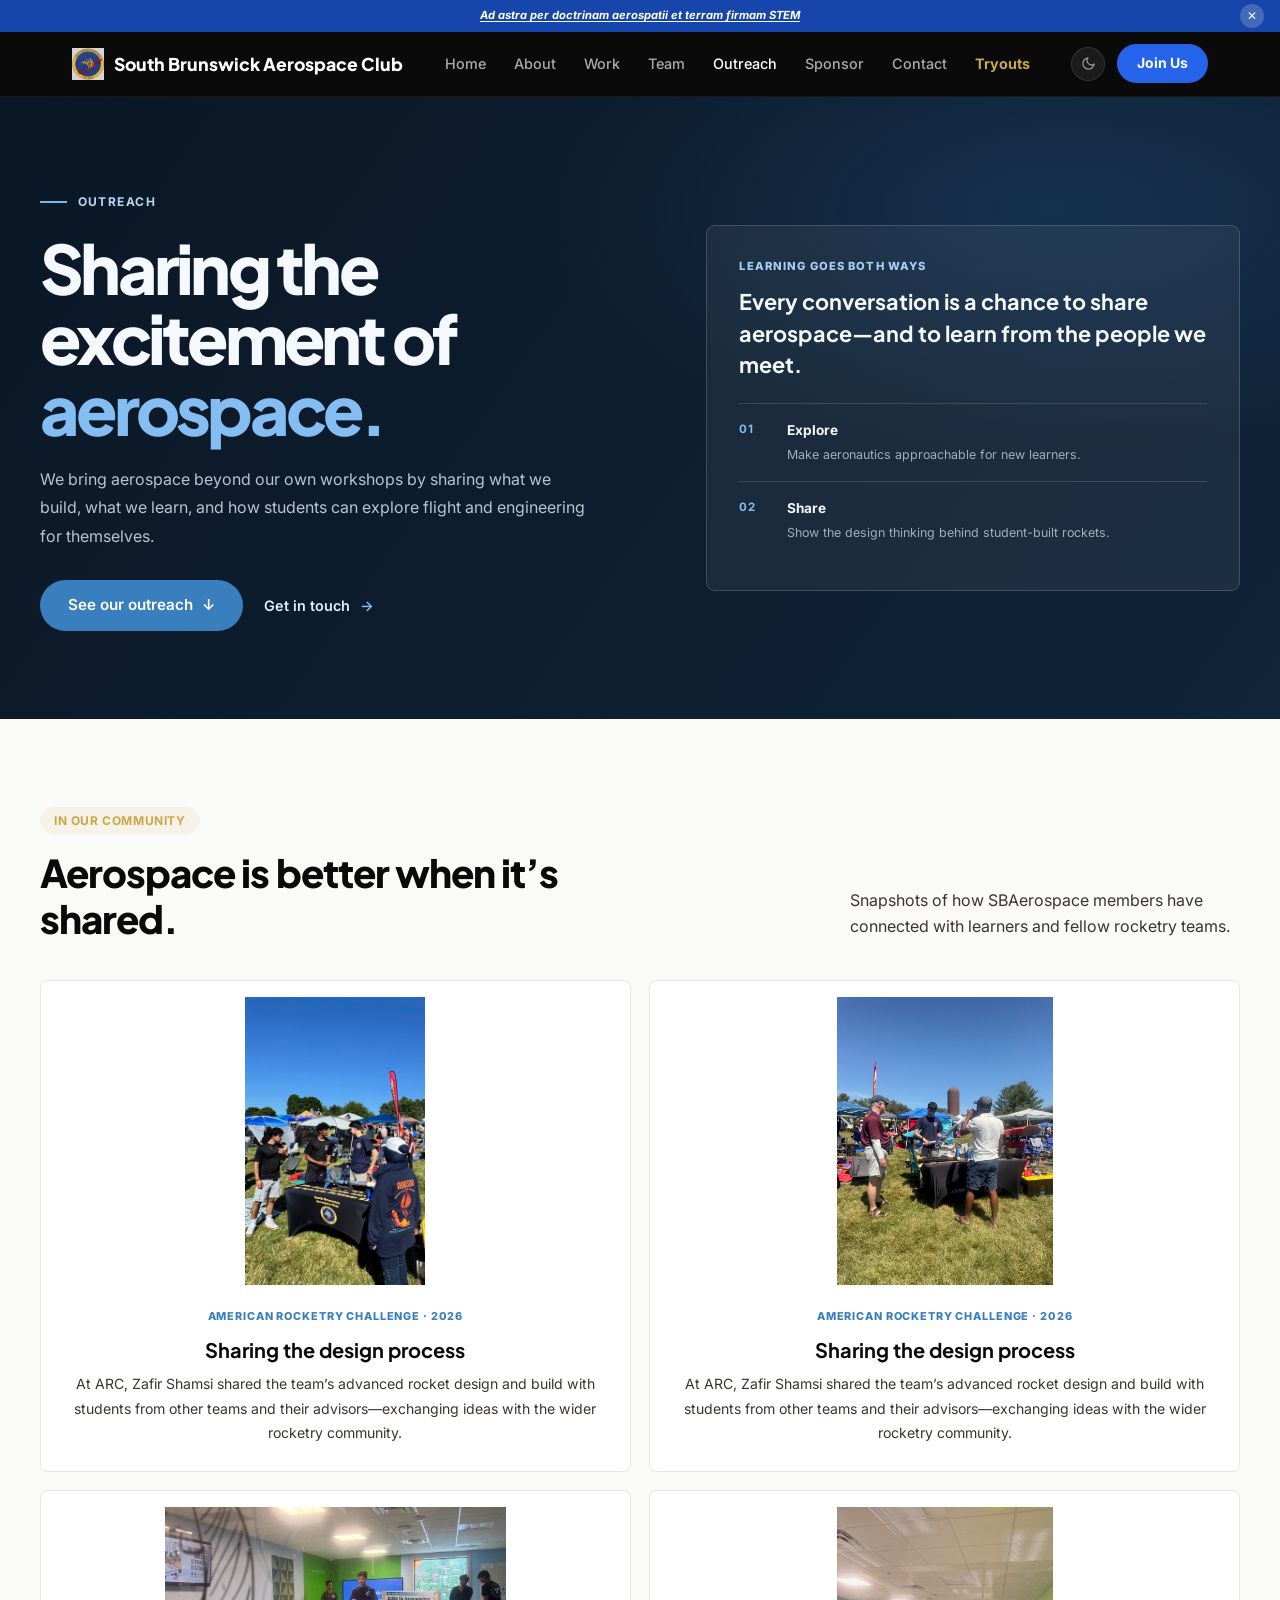
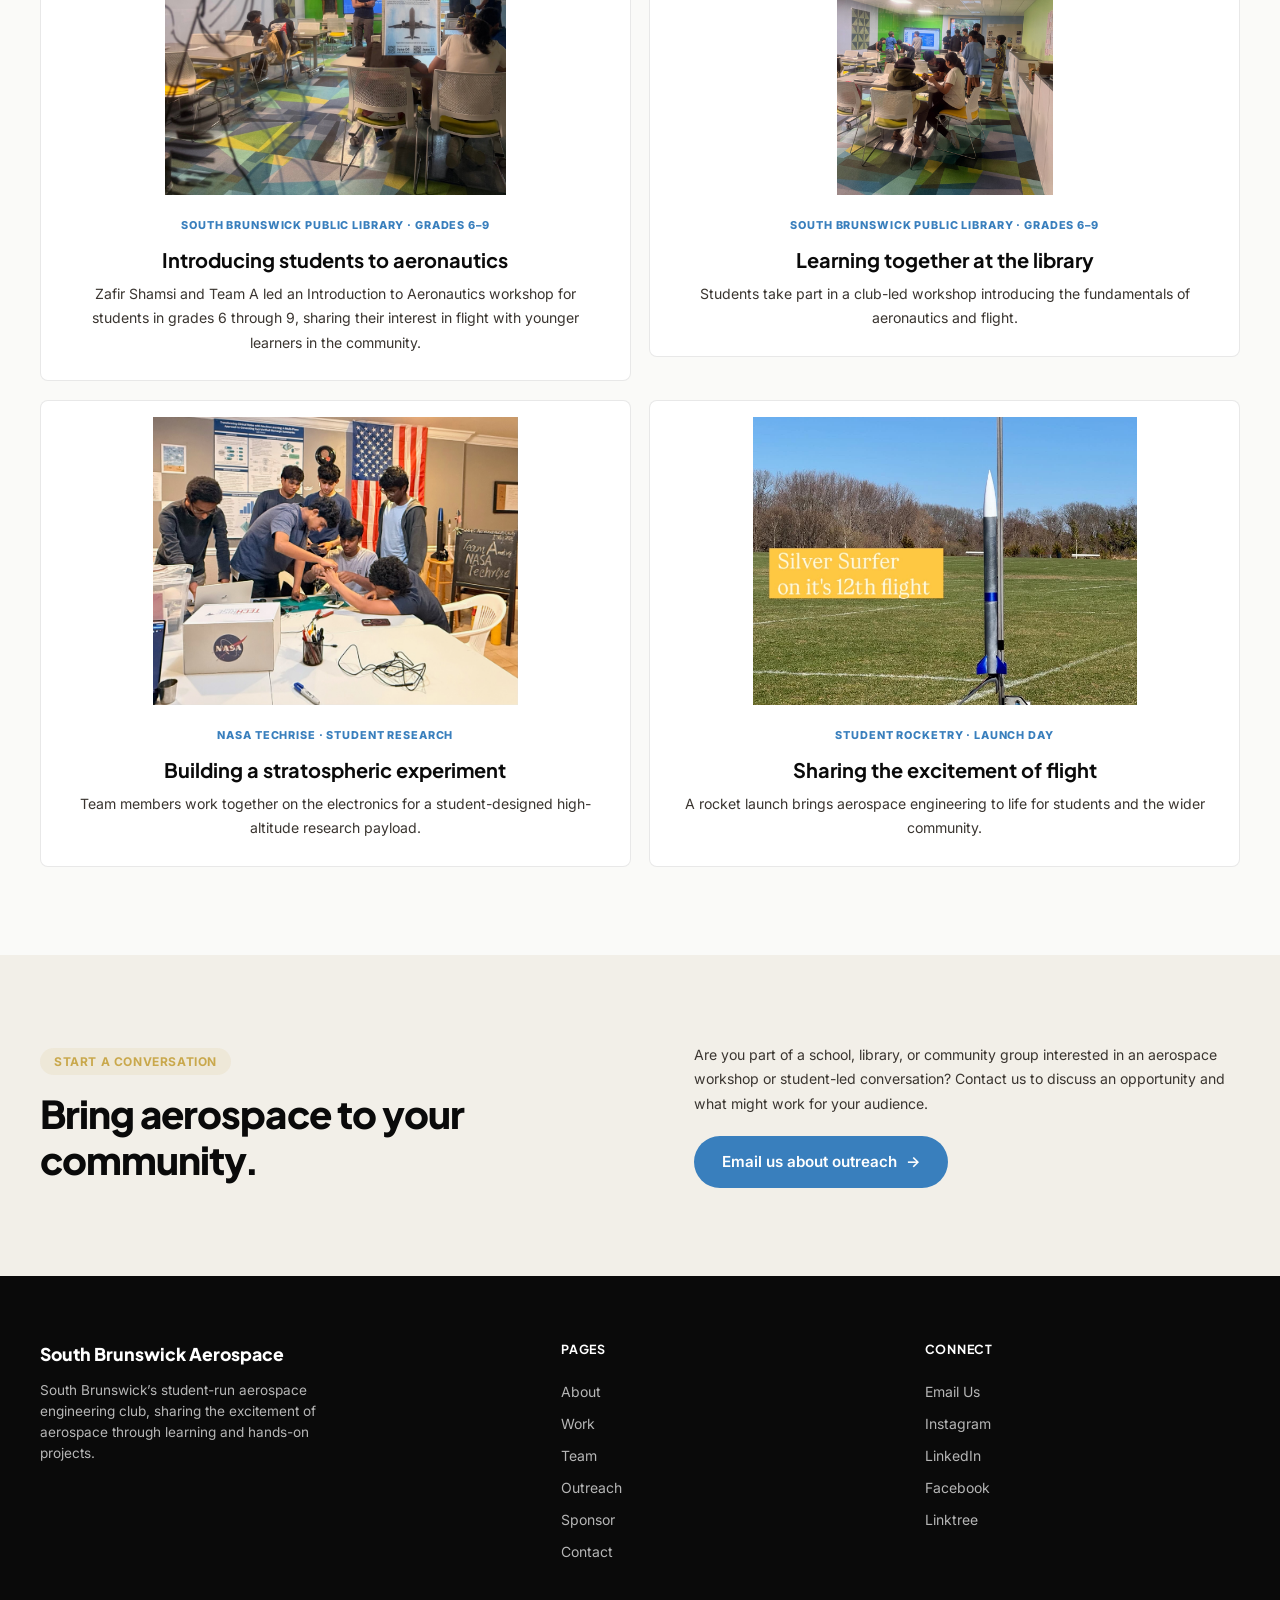
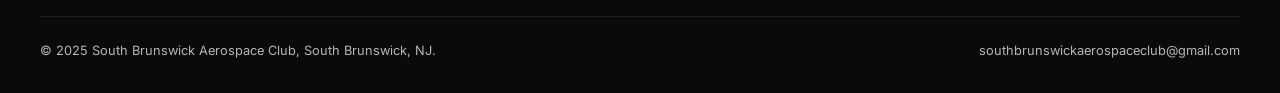
<file: outreach.html>
<!DOCTYPE html>
<html lang="en" data-theme="light">
<head>
  <meta charset="UTF-8" />
  <meta name="viewport" content="width=device-width, initial-scale=1.0" />
  <title>Outreach | South Brunswick Aerospace Club</title>
  <meta name="description" content="Explore South Brunswick Aerospace Club's outreach, from a South Brunswick Public Library aeronautics workshop to sharing rocket design at ARC." />
  <meta name="robots" content="index, follow, max-image-preview:large" />
  <link rel="canonical" href="https://sbaerospace.github.io/outreach.html" />
  <link rel="icon" type="image/png" href="assets/favicon.png" />
  <link rel="stylesheet" href="style.css?v=club-motto-font-size" />
  <script src="main.js?v=club-motto-link" defer></script>
</head>
<body class="outreach-page">
  <a href="#main" class="skip-link">Skip to content</a>

  <header>
    <div class="nav-inner">
      <a href="index.html" class="logo">
        <img src="assets/logo/LogoSB.JPG" alt="South Brunswick Aerospace logo" />
        South Brunswick Aerospace Club
      </a>
      <nav class="nav-links" aria-label="Primary navigation">
        <a href="index.html">Home</a>
        <a href="about.html">About</a>
        <a href="projects.html">Work</a>
        <a href="teams.html">Team</a>
        <a href="outreach.html" aria-current="page">Outreach</a>
        <a href="sponsor.html">Sponsor</a>
        <a href="contact.html">Contact</a>
        <a href="tryouts.html" style="color: var(--accent); font-weight: 700;">Tryouts</a>
      </nav>
      <div class="nav-actions">
        <button class="theme-toggle" id="themeToggle" aria-label="Toggle dark mode">
          <svg class="icon-moon" viewBox="0 0 24 24" fill="none" stroke="currentColor" stroke-width="2" stroke-linecap="round" stroke-linejoin="round" aria-hidden="true">
            <path d="M21 12.79A9 9 0 1 1 11.21 3 7 7 0 0 0 21 12.79z"/>
          </svg>
          <svg class="icon-sun" viewBox="0 0 24 24" fill="none" stroke="currentColor" stroke-width="2" stroke-linecap="round" stroke-linejoin="round" aria-hidden="true">
            <circle cx="12" cy="12" r="5"/>
            <line x1="12" y1="1" x2="12" y2="3"/><line x1="12" y1="21" x2="12" y2="23"/>
            <line x1="4.22" y1="4.22" x2="5.64" y2="5.64"/><line x1="18.36" y1="18.36" x2="19.78" y2="19.78"/>
            <line x1="1" y1="12" x2="3" y2="12"/><line x1="21" y1="12" x2="23" y2="12"/>
            <line x1="4.22" y1="19.78" x2="5.64" y2="18.36"/><line x1="18.36" y1="5.64" x2="19.78" y2="4.22"/>
          </svg>
        </button>
        <a href="contact.html" class="btn-nav">Join Us</a>
        <button class="hamburger" id="hamburger" aria-label="Open menu" aria-expanded="false">
          <span></span><span></span><span></span>
        </button>
      </div>
    </div>
  </header>

  <nav class="mobile-nav" id="mobileNav" aria-label="Mobile navigation">
    <a href="index.html">Home</a>
    <a href="about.html">About</a>
    <a href="projects.html">Work</a>
    <a href="teams.html">Team</a>
    <a href="outreach.html" aria-current="page">Outreach</a>
    <a href="sponsor.html">Sponsor</a>
    <a href="contact.html">Contact</a>
    <a href="tryouts.html" style="color: var(--accent);">Tryouts →</a>
  </nav>

  <main id="main" class="outreach-main">
    <section class="outreach-hero" aria-labelledby="outreach-title">
      <div class="container outreach-hero-grid">
        <div class="outreach-hero-copy">
          <div class="outreach-eyebrow"><span></span> Outreach</div>
          <h1 id="outreach-title">Sharing the excitement of <em>aerospace.</em></h1>
          <p>
            We bring aerospace beyond our own workshops by sharing what we build, what we learn, and how students can explore flight and engineering for themselves.
          </p>
          <div class="outreach-hero-actions">
            <a href="#outreach-stories" class="btn btn-primary">See our outreach <span aria-hidden="true">↓</span></a>
            <a href="mailto:southbrunswickaerospaceclub@gmail.com?subject=Outreach%20inquiry" class="outreach-text-link">Get in touch <span aria-hidden="true">→</span></a>
          </div>
        </div>
        <aside class="outreach-hero-note" aria-label="Outreach at a glance">
          <span>Learning goes both ways</span>
          <p>Every conversation is a chance to share aerospace—and to learn from the people we meet.</p>
          <div class="outreach-note-row">
            <strong>01</strong>
            <div><b>Explore</b><span>Make aeronautics approachable for new learners.</span></div>
          </div>
          <div class="outreach-note-row">
            <strong>02</strong>
            <div><b>Share</b><span>Show the design thinking behind student-built rockets.</span></div>
          </div>
        </aside>
      </div>
    </section>

    <section class="section outreach-stories" id="outreach-stories" aria-labelledby="outreach-stories-title">
      <div class="container">
        <div class="outreach-section-heading">
          <div>
            <div class="section-label">In our community</div>
            <h2 class="section-title" id="outreach-stories-title">Aerospace is better when it’s shared.</h2>
          </div>
          <p class="section-sub">Snapshots of how SBAerospace members have connected with learners and fellow rocketry teams.</p>
        </div>

        <div class="outreach-story-grid">
          <article class="outreach-story-card">
            <img src="assets/showcase/community-outreach.JPG" alt="South Brunswick Aerospace students sharing a rocket display with visitors at an outdoor event" loading="lazy" />
            <div class="outreach-story-copy">
              <span>American Rocketry Challenge · 2026</span>
              <h3>Sharing the design process</h3>
              <p>
                At ARC, Zafir Shamsi shared the team’s advanced rocket design and build with students from other teams and their advisors—exchanging ideas with the wider rocketry community.
              </p>
            </div>
          </article>
          <article class="outreach-story-card">
            <img src="assets/showcase/ARCOTRCH.JPG" alt="SBAerospace member sharing the team’s rocket design at the American Rocketry Challenge" loading="lazy" />
            <div class="outreach-story-copy">
              <span>American Rocketry Challenge · 2026</span>
              <h3>Sharing the design process</h3>
              <p>
                At ARC, Zafir Shamsi shared the team’s advanced rocket design and build with students from other teams and their advisors—exchanging ideas with the wider rocketry community.
              </p>
            </div>
          </article>
          <article class="outreach-story-card">
            <img src="assets/showcase/otrch.JPG" alt="Students at an aeronautics workshop at South Brunswick Public Library" />
            <div class="outreach-story-copy">
              <span>South Brunswick Public Library · Grades 6–9</span>
              <h3>Introducing students to aeronautics</h3>
              <p>
                Zafir Shamsi and Team A led an Introduction to Aeronautics workshop for students in grades 6 through 9, sharing their interest in flight with younger learners in the community.
              </p>
            </div>
          </article>
          <article class="outreach-story-card">
            <img src="assets/showcase/library-workshop-outreach.JPG" alt="Students participating in an Introduction to Aeronautics workshop at South Brunswick Public Library" loading="lazy" />
            <div class="outreach-story-copy">
              <span>South Brunswick Public Library · Grades 6–9</span>
              <h3>Learning together at the library</h3>
              <p>Students take part in a club-led workshop introducing the fundamentals of aeronautics and flight.</p>
            </div>
          </article>
          <article class="outreach-story-card">
            <img src="assets/showcase/F1F53F78-DB21-4808-9BB3-E4E1C79357EF.JPG" alt="South Brunswick Aerospace students collaborating on NASA TechRise experiment hardware" loading="lazy" />
            <div class="outreach-story-copy">
              <span>NASA TechRise · Student research</span>
              <h3>Building a stratospheric experiment</h3>
              <p>Team members work together on the electronics for a student-designed high-altitude research payload.</p>
            </div>
          </article>
          <article class="outreach-story-card">
            <img src="assets/showcase/E88D28D8-0F81-461F-98EF-CD21E4E35DD2.JPG" alt="South Brunswick Aerospace student rocket launching at an outdoor flight event" loading="lazy" />
            <div class="outreach-story-copy">
              <span>Student rocketry · Launch day</span>
              <h3>Sharing the excitement of flight</h3>
              <p>A rocket launch brings aerospace engineering to life for students and the wider community.</p>
            </div>
          </article>
        </div>
      </div>
    </section>

    <section class="section outreach-invitation" aria-labelledby="outreach-invitation-title">
      <div class="container outreach-invitation-grid">
        <div>
          <div class="section-label">Start a conversation</div>
          <h2 class="section-title" id="outreach-invitation-title">Bring aerospace to your community.</h2>
        </div>
        <div class="outreach-invitation-copy">
          <p>
            Are you part of a school, library, or community group interested in an aerospace workshop or student-led conversation? Contact us to discuss an opportunity and what might work for your audience.
          </p>
          <a class="btn btn-primary" href="mailto:southbrunswickaerospaceclub@gmail.com?subject=Outreach%20inquiry">
            Email us about outreach <span aria-hidden="true">→</span>
          </a>
        </div>
      </div>
    </section>
  </main>

  <footer>
    <div class="footer-inner">
      <div class="footer-brand">
        <h3>South Brunswick Aerospace</h3>
        <p>South Brunswick’s student-run aerospace engineering club, sharing the excitement of aerospace through learning and hands-on projects.</p>
      </div>
      <div class="footer-col">
        <h4>Pages</h4>
        <a href="about.html">About</a>
        <a href="projects.html">Work</a>
        <a href="teams.html">Team</a>
        <a href="outreach.html">Outreach</a>
        <a href="sponsor.html">Sponsor</a>
        <a href="contact.html">Contact</a>
      </div>
      <div class="footer-col">
        <h4>Connect</h4>
        <a href="mailto:southbrunswickaerospaceclub@gmail.com">Email Us</a>
        <a href="https://www.instagram.com/sbaerospace/" target="_blank" rel="noopener noreferrer">Instagram</a>
        <a href="https://www.linkedin.com/company/south-brunswick-high-school-aerospace" target="_blank" rel="noopener noreferrer">LinkedIn</a>
        <a href="https://www.facebook.com/people/SB-Aerospace/61559474409905/" target="_blank" rel="noopener noreferrer">Facebook</a>
        <a href="https://linktr.ee/southbrunswickaerospace" target="_blank" rel="noopener noreferrer">Linktree</a>
      </div>
    </div>
    <div class="footer-bottom">
      <span>© <span id="copy-year">2025</span> South Brunswick Aerospace Club, South Brunswick, NJ.</span>
      <a href="mailto:southbrunswickaerospaceclub@gmail.com">southbrunswickaerospaceclub@gmail.com</a>
    </div>
  </footer>
</body>
</html>
</file>
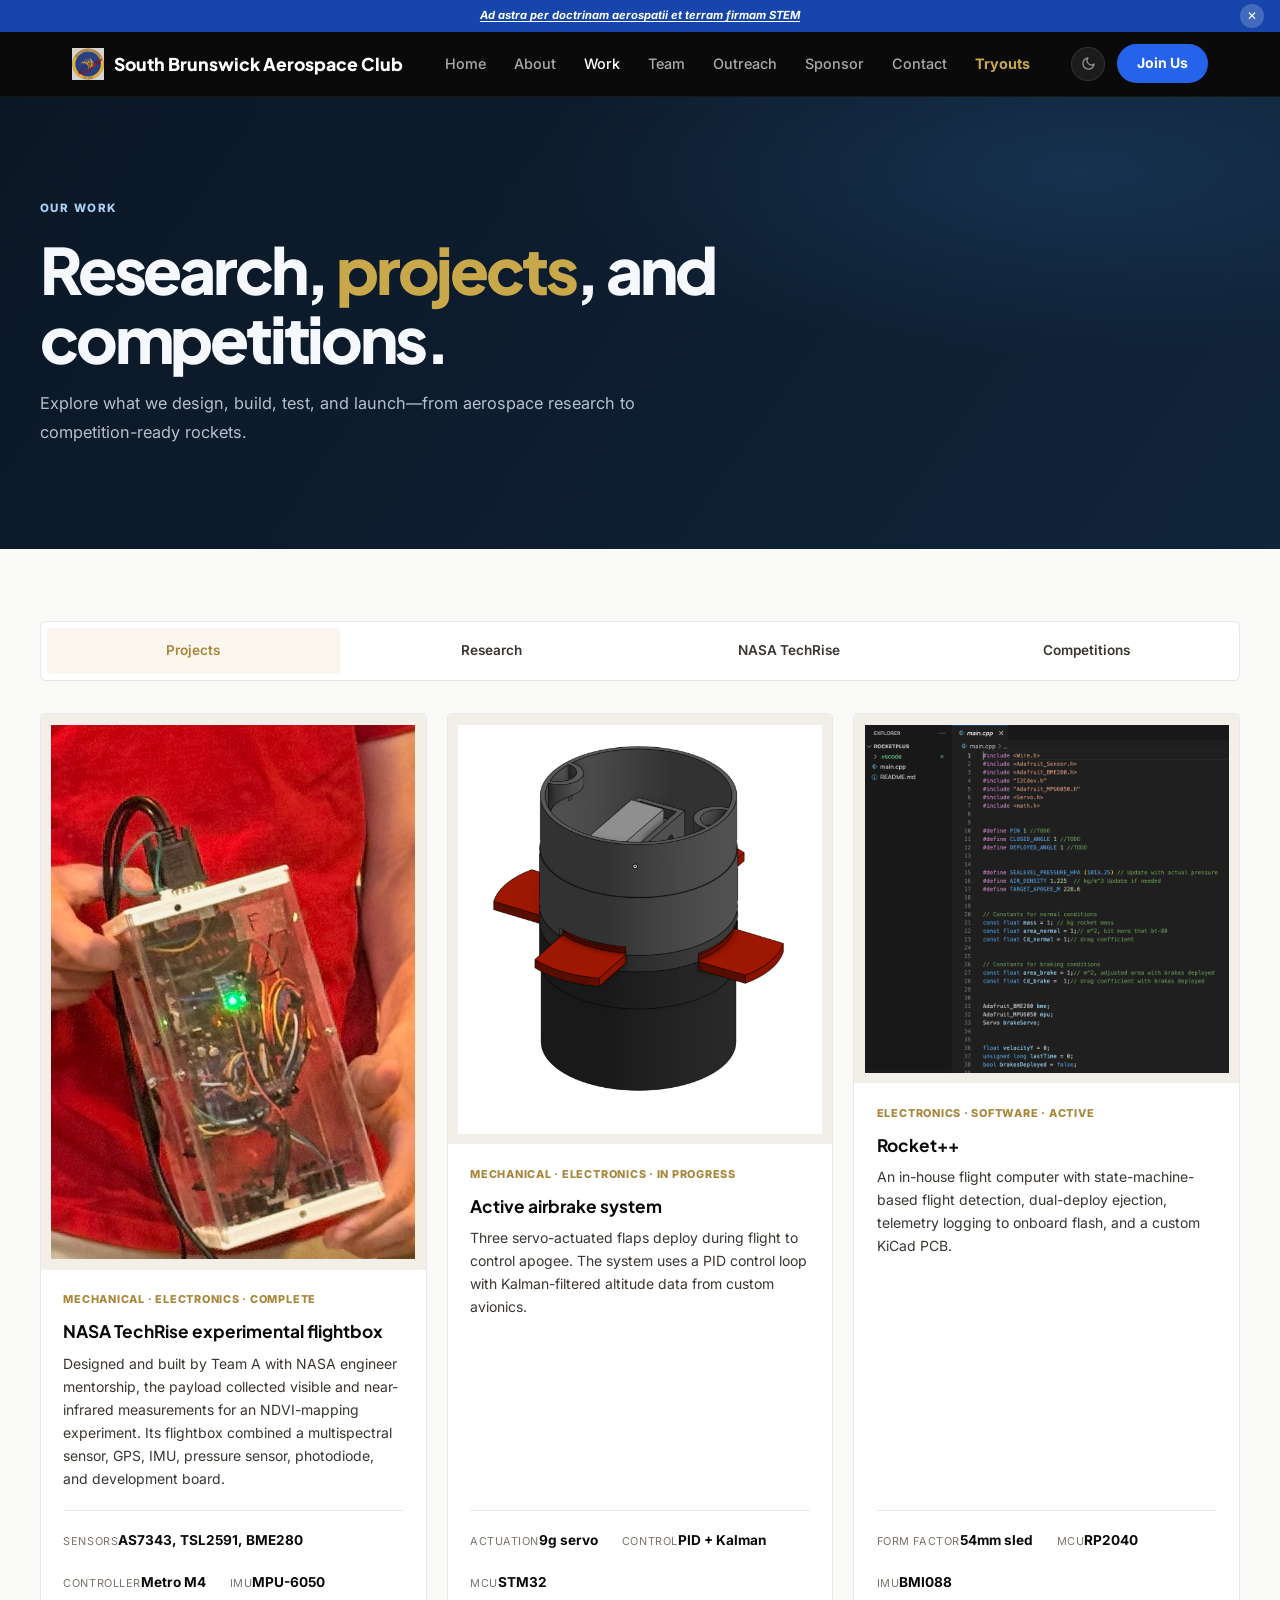
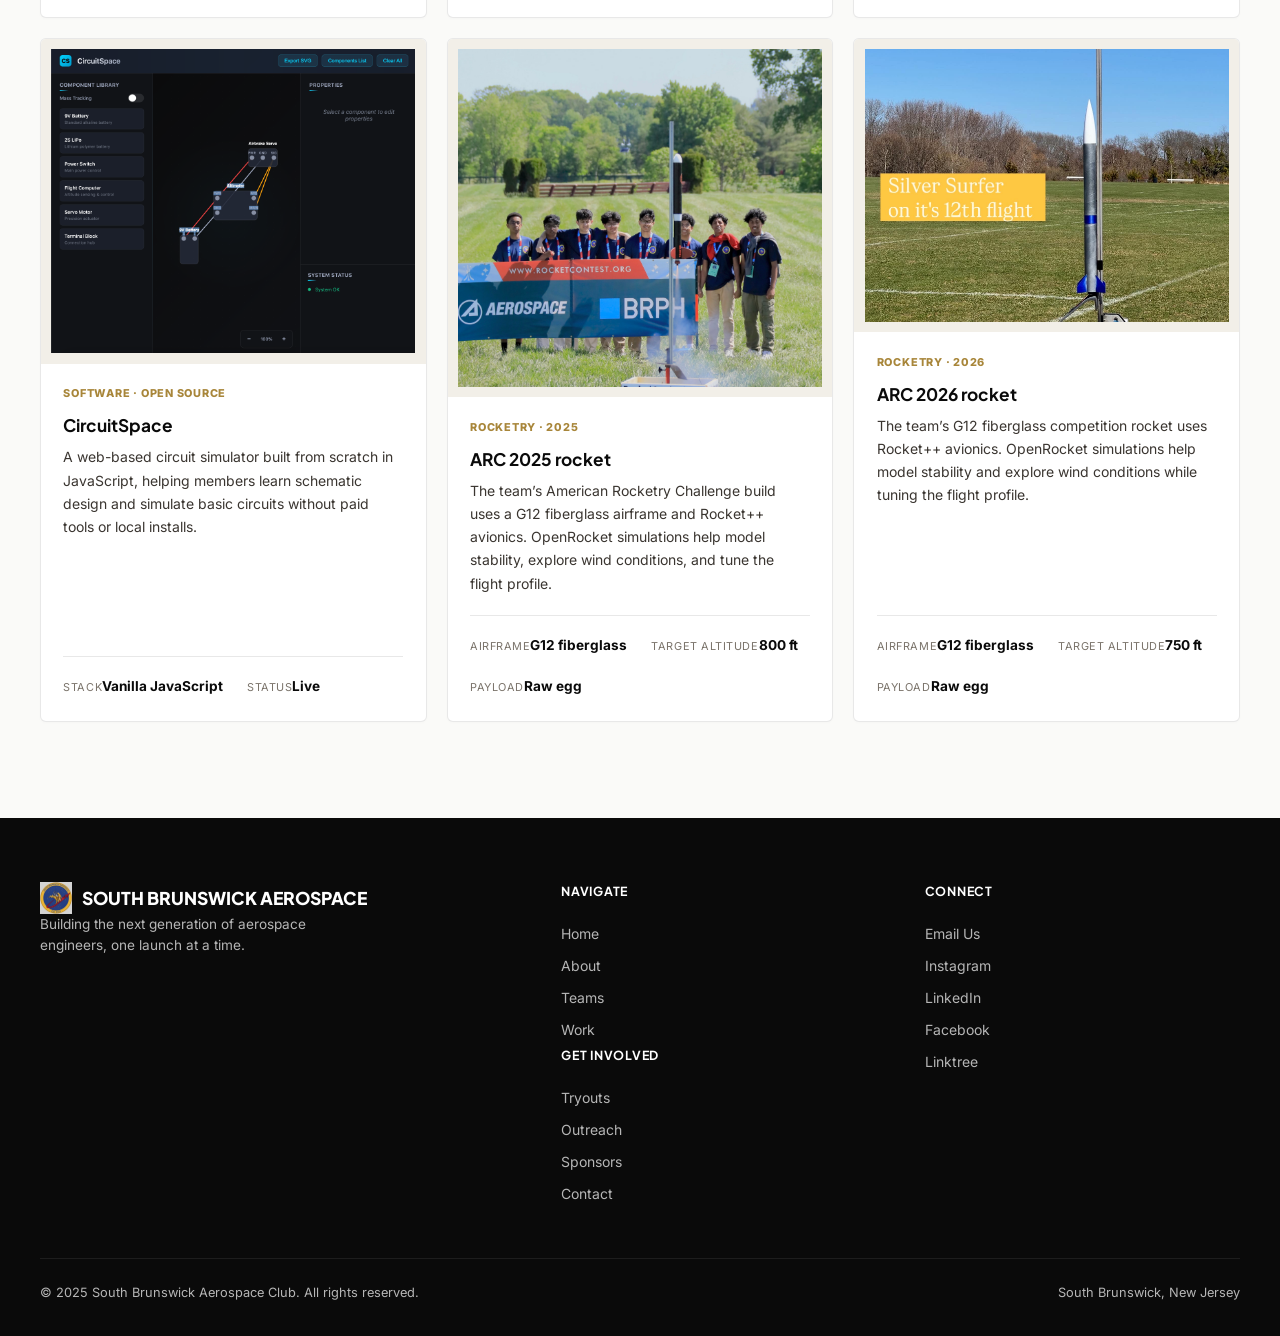
<file: projects.html>
<!DOCTYPE html>
<html lang="en">
<head>
  <meta charset="UTF-8">
  <meta name="viewport" content="width=device-width, initial-scale=1.0">
  <title>Rocketry and Aerospace Projects | South Brunswick Aerospace</title>
  <meta name="description" content="Explore South Brunswick Aerospace projects, research, NASA TechRise experiments, and American Rocketry Challenge rockets built by students." />
  <meta name="robots" content="index, follow, max-image-preview:large" />
  <link rel="canonical" href="https://sbaerospace.github.io/projects.html" />
  <link rel="stylesheet" href="style.css?v=work-title-emphasis">
  <link rel="icon" type="image/png" href="assets/favicon.png">
  <link rel="preconnect" href="https://fonts.googleapis.com">
  <link rel="preconnect" href="https://fonts.gstatic.com" crossorigin>
  <link href="https://fonts.googleapis.com/css2?family=DM+Sans:wght@300;400;500;600;700&family=Space+Grotesk:wght@400;500;600;700&display=swap" rel="stylesheet">
</head>
<body class="work-page">
  <a href="#main" class="skip-link">Skip to content</a>

  <header>
    <div class="nav-inner">
      <a href="index.html" class="logo">
        <img src="assets/logo/LogoSB.JPG" alt="South Brunswick Aerospace logo">
        South Brunswick Aerospace Club
      </a>
      <nav class="nav-links" aria-label="Primary navigation">
        <a href="index.html">Home</a>
        <a href="about.html">About</a>
        <a href="projects.html" aria-current="page">Work</a>
        <a href="teams.html">Team</a>
        <a href="outreach.html">Outreach</a>
        <a href="sponsor.html">Sponsor</a>
        <a href="contact.html">Contact</a>
        <a href="tryouts.html" style="color: var(--accent); font-weight: 700;">Tryouts</a>
      </nav>
      <div class="nav-actions">
        <button class="theme-toggle" id="themeToggle" aria-label="Toggle dark mode">
          <svg class="icon-moon" viewBox="0 0 24 24" fill="none" stroke="currentColor" stroke-width="2" stroke-linecap="round" stroke-linejoin="round" aria-hidden="true">
            <path d="M21 12.79A9 9 0 1 1 11.21 3 7 7 0 0 0 21 12.79z"/>
          </svg>
          <svg class="icon-sun" viewBox="0 0 24 24" fill="none" stroke="currentColor" stroke-width="2" stroke-linecap="round" stroke-linejoin="round" aria-hidden="true">
            <circle cx="12" cy="12" r="5"/>
            <line x1="12" y1="1" x2="12" y2="3"/><line x1="12" y1="21" x2="12" y2="23"/>
            <line x1="4.22" y1="4.22" x2="5.64" y2="5.64"/><line x1="18.36" y1="18.36" x2="19.78" y2="19.78"/>
            <line x1="1" y1="12" x2="3" y2="12"/><line x1="21" y1="12" x2="23" y2="12"/>
            <line x1="4.22" y1="19.78" x2="5.64" y2="18.36"/><line x1="18.36" y1="5.64" x2="19.78" y2="4.22"/>
          </svg>
        </button>
        <a href="contact.html" class="btn-nav">Join Us</a>
        <button class="hamburger" id="hamburger" aria-label="Open menu" aria-expanded="false">
          <span></span><span></span><span></span>
        </button>
      </div>
    </div>
  </header>

  <nav class="mobile-nav" id="mobileNav" aria-label="Mobile navigation">
    <a href="index.html">Home</a>
    <a href="about.html">About</a>
    <a href="projects.html" aria-current="page">Work</a>
    <a href="teams.html">Team</a>
    <a href="outreach.html">Outreach</a>
    <a href="sponsor.html">Sponsor</a>
    <a href="contact.html">Contact</a>
    <a href="tryouts.html" style="color: var(--accent);">Tryouts →</a>
  </nav>

  <main id="main" class="work-main">
    <section class="work-hero" aria-labelledby="work-title">
      <div class="container work-hero-content">
        <p class="work-eyebrow">Our work</p>
        <h1 id="work-title">Research, <em>projects</em>, and competitions.</h1>
        <p>Explore what we design, build, test, and launch—from aerospace research to competition-ready rockets.</p>
      </div>
    </section>

    <section class="section work-showcase" aria-label="Project archive">
      <div class="container">
        <div class="tab-bar work-tab-bar" role="tablist" aria-label="Work categories">
          <button class="tab-btn active" id="work-tab-projects" role="tab" aria-selected="true" aria-controls="tab-projects" tabindex="0" data-tab="tab-projects">Projects</button>
          <button class="tab-btn" id="work-tab-research" role="tab" aria-selected="false" aria-controls="tab-research" tabindex="-1" data-tab="tab-research">Research</button>
          <button class="tab-btn" id="work-tab-techrise" role="tab" aria-selected="false" aria-controls="tab-NASATechRise" tabindex="-1" data-tab="tab-NASATechRise">NASA TechRise</button>
          <button class="tab-btn" id="work-tab-competitions" role="tab" aria-selected="false" aria-controls="tab-competition" tabindex="-1" data-tab="tab-competition">Competitions</button>
        </div>

        <div class="work-tab-panels">
          <div class="tab-panel active work-tab-panel" id="tab-projects" role="tabpanel" aria-labelledby="work-tab-projects" tabindex="0">
            <div class="cards-grid work-card-grid">
              <article class="project-card">
                <div class="project-card-img"><img src="assets/showcase/NASATR.JPG" alt="NASA TechRise experimental payload and flightbox"></div>
                <div class="project-card-body">
                  <span class="project-tag">Mechanical · Electronics · Complete</span>
                  <h3>NASA TechRise experimental flightbox</h3>
                  <p>Designed and built by Team A with NASA engineer mentorship, the payload collected visible and 
                    near-infrared measurements for an NDVI-mapping experiment. Its flightbox combined a multispectral 
                    sensor, GPS, IMU, pressure sensor, photodiode, and development board.</p>
                  <div class="project-specs-row">
                    <div class="spec"><span class="spec-key">Sensors</span><span class="spec-val">AS7343, TSL2591, BME280</span></div>
                    <div class="spec"><span class="spec-key">Controller</span><span class="spec-val">Metro M4</span></div>
                    <div class="spec"><span class="spec-key">IMU</span><span class="spec-val">MPU-6050</span></div>
                  </div>
                </div>
              </article>

              <article class="project-card">
                <div class="project-card-img"><img src="assets/showcase/Airbrakes.png" alt="Active airbrakes engineering project"></div>
                <div class="project-card-body">
                  <span class="project-tag">Mechanical · Electronics · In progress</span>
                  <h3>Active airbrake system</h3>
                  <p>Three servo-actuated flaps deploy during flight to control apogee. The system uses a PID control loop with Kalman-filtered altitude data from custom avionics.</p>
                  <div class="project-specs-row">
                    <div class="spec"><span class="spec-key">Actuation</span><span class="spec-val">9g servo</span></div>
                    <div class="spec"><span class="spec-key">Control</span><span class="spec-val">PID + Kalman</span></div>
                    <div class="spec"><span class="spec-key">MCU</span><span class="spec-val">STM32</span></div>
                  </div>
                </div>
              </article>

              <article class="project-card">
                <div class="project-card-img"><img src="assets/showcase/Rocket++.png" alt="Rocket++ rocket design"></div>
                <div class="project-card-body">
                  <span class="project-tag">Electronics · Software · Active</span>
                  <h3>Rocket++</h3>
                  <p>An in-house flight computer with state-machine-based flight detection, dual-deploy ejection, telemetry logging to onboard flash, and a custom KiCad PCB.</p>
                  <div class="project-specs-row">
                    <div class="spec"><span class="spec-key">Form factor</span><span class="spec-val">54mm sled</span></div>
                    <div class="spec"><span class="spec-key">MCU</span><span class="spec-val">RP2040</span></div>
                    <div class="spec"><span class="spec-key">IMU</span><span class="spec-val">BMI088</span></div>
                  </div>
                </div>
              </article>

              <article class="project-card">
                <div class="project-card-img"><img src="assets/showcase/CircuitSpace.png" alt="CircuitSpace electronics learning project"></div>
                <div class="project-card-body">
                  <span class="project-tag">Software · Open source</span>
                  <h3>CircuitSpace</h3>
                  <p>A web-based circuit simulator built from scratch in JavaScript, helping members learn schematic design and simulate basic circuits without paid tools or local installs.</p>
                  <div class="project-specs-row">
                    <div class="spec"><span class="spec-key">Stack</span><span class="spec-val">Vanilla JavaScript</span></div>
                    <div class="spec"><span class="spec-key">Status</span><span class="spec-val">Live</span></div>
                  </div>
                </div>
              </article>

              <article class="project-card">
                <div class="project-card-img"><img src="assets/showcase/Rocket.jpeg" alt="South Brunswick Aerospace ARC 2025 competition rocket"></div>
                <div class="project-card-body">
                  <span class="project-tag">Rocketry · 2025</span>
                  <h3>ARC 2025 rocket</h3>
                  <p>The team’s American Rocketry Challenge build uses a G12 fiberglass airframe and Rocket++ avionics. OpenRocket simulations help model stability, explore wind conditions, and tune the flight profile.</p>
                  <div class="project-specs-row">
                    <div class="spec"><span class="spec-key">Airframe</span><span class="spec-val">G12 fiberglass</span></div>
                    <div class="spec"><span class="spec-key">Target altitude</span><span class="spec-val">800 ft</span></div>
                    <div class="spec"><span class="spec-key">Payload</span><span class="spec-val">Raw egg</span></div>
                  </div>
                </div>
              </article>

              <article class="project-card">
                <div class="project-card-img"><img src="assets/showcase/SilvrSrfr.JPG" alt="South Brunswick Aerospace ARC 2026 competition rocket"></div>
                <div class="project-card-body">
                  <span class="project-tag">Rocketry · 2026</span>
                  <h3>ARC 2026 rocket</h3>
                  <p>The team’s G12 fiberglass competition rocket uses Rocket++ avionics. OpenRocket simulations help model stability and explore wind conditions while tuning the flight profile.</p>
                  <div class="project-specs-row">
                    <div class="spec"><span class="spec-key">Airframe</span><span class="spec-val">G12 fiberglass</span></div>
                    <div class="spec"><span class="spec-key">Target altitude</span><span class="spec-val">750 ft</span></div>
                    <div class="spec"><span class="spec-key">Payload</span><span class="spec-val">Raw egg</span></div>
                  </div>
                </div>
              </article>
            </div>
          </div>

          <div class="tab-panel work-tab-panel" id="tab-research" role="tabpanel" aria-labelledby="work-tab-research" tabindex="0">
            <div class="cards-grid work-card-grid">
              <article class="project-card">
                <div class="project-card-img"><img src="assets/showcase/CFD.jpg" alt="CFD simulation of airbrake deployment"></div>
                <div class="project-card-body">
                  <span class="project-tag">Aerodynamics · Analysis</span>
                  <h3>Airbrake CFD analysis</h3>
                  <p>OpenFOAM computational fluid dynamics study of airbrake geometry at transonic speeds. The team characterized drag at different deployment angles and compared results with RASAero simulations.</p>
                  <div class="project-specs-row">
                    <div class="spec"><span class="spec-key">Tool</span><span class="spec-val">OpenFOAM</span></div>
                    <div class="spec"><span class="spec-key">Mach</span><span class="spec-val">0.3–0.7</span></div>
                  </div>
                </div>
              </article>

              <article class="project-card">
                <div class="project-card-img"><img src="assets/showcase/flight_data_analysis.png" alt="Aerospace telemetry data visualization"></div>
                <div class="project-card-body">
                  <span class="project-tag">Avionics · Analysis</span>
                  <h3>Flight-data post-processing</h3>
                  <p>A Python pipeline for cleaning and visualizing Rocket++ flight logs. It reconstructs flight profiles, checks sensor agreement, and exports data for simulation comparison.</p>
                  <div class="project-specs-row">
                    <div class="spec"><span class="spec-key">Language</span><span class="spec-val">Python</span></div>
                    <div class="spec"><span class="spec-key">Libraries</span><span class="spec-val">Pandas, Plotly</span></div>
                  </div>
                </div>
              </article>

              <article class="project-card">
                <div class="project-card-img"><img src="assets/showcase/fin_fea_study.png" alt="Finite element analysis of a rocket fin"></div>
                <div class="project-card-body">
                  <span class="project-tag">Mechanical · Structural</span>
                  <h3>Rocket fin FEA</h3>
                  <p>Finite element analysis of trapezoidal fins under simulated max-Q aerodynamic loading, comparing G10 fiberglass and carbon-fiber layups to evaluate stiffness and weight.</p>
                  <div class="project-specs-row">
                    <div class="spec"><span class="spec-key">Tool</span><span class="spec-val">Fusion 360 FEA</span></div>
                    <div class="spec"><span class="spec-key">Materials</span><span class="spec-val">G10, CFRP</span></div>
                  </div>
                </div>
              </article>

              <article class="project-card">
                <div class="project-card-img"><img src="assets/showcase/paper.jpeg" alt="Research paper on CanyonBench-Trace"></div>
                <div class="project-card-body">
                  <span class="project-tag">Machine learning · Research</span>
                  <h3>CanyonBench-Trace</h3>
                  <p>A machine-learning study based on the limited footage recovered from the NASA TechRise flight. The team submitted its paper to NeurIPS.</p>
                </div>
              </article>
            </div>
          </div>

          <div class="tab-panel work-tab-panel" id="tab-NASATechRise" role="tabpanel" aria-labelledby="work-tab-techrise" tabindex="0">
            <div class="work-techrise-intro">
              <div class="work-techrise-copy">
                <span class="project-tag">NASA TechRise · 2026</span>
                <h2>NDVI Mapping via Machine Learning</h2>
                <p>With NASA/Futureengineers mentorship, Team A designed an experiment to test whether machine learning could estimate the Normalized Difference Vegetation Index (NDVI) from a suborbital balloon flight. The payload gathered location, altitude, orientation, 11-band spectral measurements, ground imagery, and air pressure. The team planned to pair ground images with Sentinel-2 NDVI data, then compare model architectures, sensor combinations, and loss functions to explore balloon-based vegetation mapping as a lower-cost crop-health monitoring approach.</p>
                <p>The payload flew on a high-altitude World View balloon from Paige, Arizona. Its flightbox shattered on descent, and only one SD card was recovered. Zafir Shamsi used the available data to teach team members machine learning, and the team later submitted a research paper to NeurIPS. See related work on the <a class="work-inline-tab-link" href="#tab-research" data-tab-link="tab-research">Research tab</a>.</p>
              </div>
              <div class="work-ndvi-card">
                <h3>Normalized Difference Vegetation Index</h3>
                <p class="work-ndvi-equation">NDVI = (NIR − Red) / (NIR + Red)</p>
                <p>Healthy leaves strongly reflect near-infrared light, while chlorophyll absorbs red light. Comparing those reflectance values helps describe vegetation.</p>
              </div>
            </div>

            <section class="work-flightbox-card" aria-labelledby="work-flightbox-title">
              <div>
                <span class="project-tag">Payload hardware</span>
                <h3 id="work-flightbox-title">Sensor suite</h3>
                <p>The flightbox integrated an AS7343 multispectral sensor, a TSL2591 light sensor, a BME280 environmental sensor, and an MPU6050 IMU alongside World View GPS telemetry, a photodiode, and a development board.</p>
              </div>
              <div class="work-flightbox-logging">
                <span class="project-tag">Data systems</span>
                <h3>Telemetry, logging &amp; status</h3>
                <p>Every second, the Python logger writes 39 comma-separated fields—including World View flight telemetry and sensor readings—to an onboard SD card.</p>
                <p>Sensors initialize independently; unavailable sensors are recorded as “N/A” while readings from the others continue. A NeoPixel displays flight phase—yellow for initializing, green for launching, cyan for floating, blue for terminating, and gray for unknown—while the GO LED indicates payload readiness and telemetry streaming.</p>
                <a class="work-github-link" 
               
                
                href=" https://github.com/SouthBrunswickAerospace/nasa-code/tree/main"
                target="_blank" rel="noopener noreferrer">Payload code on GitHub <span aria-hidden="true">→</span></a>
              </div>
            </section>

            <section aria-labelledby="work-techrise-slides-title">
              <h2 class="work-gallery-title" id="work-techrise-slides-title">Experiment objective, workflow &amp; prototype</h2>
              <div class="work-photo-grid">
                <figure class="work-photo-card">
                  <div class="work-photo-frame"><img src="assets/showcase/techrise-slides/slide-2.png" alt="Experiment objective slide with an illustration relating NDVI values to plant health" loading="lazy" decoding="async"></div>
                  <figcaption>Research objective: estimate vegetation health from balloon-collected data.</figcaption>
                </figure>
                <figure class="work-photo-card">
                  <div class="work-photo-frame"><img src="assets/showcase/techrise-slides/slide-3.png" alt="Workflow diagram showing sensor data and Sentinel-2 NDVI feeding a machine-learning model" loading="lazy" decoding="async"></div>
                  <figcaption>Experiment workflow: synchronize sensor readings, pair images with Sentinel-2 data, and compare models.</figcaption>
                </figure>
                <figure class="work-photo-card">
                  <div class="work-photo-frame"><img src="assets/showcase/techrise-slides/slide-4.png" alt="Prototype slide with a flightbox circuit diagram and assembled sensor electronics" loading="lazy" decoding="async"></div>
                  <figcaption>Prototyping: plan the circuit and component layout, then assemble the flightbox electronics.</figcaption>
                </figure>
              </div>
            </section>

            <h2 class="work-gallery-title">From design to flightbox</h2>
            <div class="work-photo-grid">
              <figure class="work-photo-card">
                <div class="work-photo-frame"><img src="assets/showcase/Soldertest.JPG" alt="Students practicing soldering with mentor guidance"></div>
                <figcaption>Soldering test under the guidance of a NASA mentor</figcaption>
              </figure>
              <figure class="work-photo-card">
                <div class="work-photo-frame"><img src="assets/showcase/zaf.JPG" alt="A team member soldering an electronics component"></div>
                <figcaption>Assembling the sensor electronics</figcaption>
              </figure>
              <figure class="work-photo-card">
                <div class="work-photo-frame"><img src="assets/showcase/circuitD.JPG" alt="Circuit diagram for the experiment"></div>
                <figcaption>Planning the circuit</figcaption>
              </figure>
              <figure class="work-photo-card">
                <div class="work-photo-frame"><img src="assets/showcase/circuit.JPG" alt="The completed circuit schematic"></div>
                <figcaption>Refining the circuit design</figcaption>
              </figure>
              <figure class="work-photo-card">
                <div class="work-photo-frame"><img src="assets/showcase/NTRCircut.JPG" alt="NASA TechRise sensor circuit"></div>
                <figcaption>Testing the sensor circuit</figcaption>
              </figure>
              <figure class="work-photo-card">
                <div class="work-photo-frame"><img src="assets/showcase/FBX.JPG" alt="Components installed in the flightbox"></div>
                <figcaption>Integrating the flightbox components</figcaption>
              </figure>
              <figure class="work-photo-card">
                <div class="work-photo-frame"><img src="assets/showcase/FTBX2.jpeg" alt="Completed NASA TechRise payload flightbox"></div>
                <figcaption>Shipping the payload for flight</figcaption>
              </figure>
            </div>
          </div>

          <div class="tab-panel work-tab-panel" id="tab-competition" role="tabpanel" aria-labelledby="work-tab-competitions" tabindex="0">
            <div class="cards-grid work-card-grid">
              <article class="project-card">
                <div class="project-card-img"><img src="assets/showcase/SilvrSrfr.JPG" alt="ARC 2026 rocket prepared for competition"></div>
                <div class="project-card-body">
                  <span class="project-tag">American Rocketry Challenge · 2026</span>
                  <h3>American Rocketry Challenge 2026</h3>
                  <p>The team designed and prepared a rocket for the 2026 challenge, which asks teams to meet a target altitude and flight duration while safely carrying an egg payload.</p>
                  <div class="project-specs-row">
                    <div class="spec"><span class="spec-key">Target altitude</span><span class="spec-val">750 ft</span></div>
                    <div class="spec"><span class="spec-key">Flight duration</span><span class="spec-val">36–39 sec</span></div>
                  </div>
                </div>
              </article>

              <article class="project-card">
                <div class="project-card-img"><img src="assets/showcase/NT1.JPG" alt="NASA TechRise payload flightbox"></div>
                <div class="project-card-body">
                  <span class="project-tag">NASA TechRise · 2026</span>
                  <h3>NASA TechRise Challenge</h3>
                  <p>The team developed a student-designed experiment and flightbox for a NASA TechRise flight, combining sensor integration, data collection, and vegetation analysis.</p>
                  <div class="project-specs-row">
                    <div class="spec"><span class="spec-key">Focus</span><span class="spec-val">Multispectral sensing</span></div>
                    <div class="spec"><span class="spec-key">Payload</span><span class="spec-val">Experimental flightbox</span></div>
                  </div>
                </div>
              </article>

              <article class="project-card">
                <div class="project-card-img"><img src="assets/showcase/Rocket.jpeg" alt="ARC 2025 competition rocket"></div>
                <div class="project-card-body">
                  <span class="project-tag">American Rocketry Challenge · 2025</span>
                  <h3>American Rocketry Challenge 2025</h3>
                  <p>The team built and flew a competition rocket designed around an 800-foot target altitude, a 40–45-second flight window, and an egg payload.</p>
                  <div class="project-specs-row">
                    <div class="spec"><span class="spec-key">Target altitude</span><span class="spec-val">800 ft</span></div>
                    <div class="spec"><span class="spec-key">Flight duration</span><span class="spec-val">40–45 sec</span></div>
                  </div>
                </div>
              </article>

              <article class="project-card">
                <div class="project-card-img"><img src="assets/team/2024-nationals.JPG" " 
                  alt="South Brunswick Aerospace competition rocket"></div>
                <div class="project-card-body">
                  <span class="project-tag">American Rocketry Challenge · 2024</span>
                  <h3>American Rocketry Challenge 2024</h3>
                  <p>The team’s first American Rocketry Challenge season, bringing together rocket design, building, and flight experience.</p>
                </div>
              </article>
            </div>
          </div>
        </div>
      </div>
    </section>
  </main>

  <footer class="site-footer">
    <div class="container">
      <div class="footer-inner">
        <div class="footer-brand">
          <a href="index.html" class="logo">
            <img src="assets/logo/LogoSB.JPG" alt="South Brunswick Aerospace Club logo" class="logo-img">
            <span class="logo-text">SOUTH BRUNSWICK <span class="logo-accent">AEROSPACE</span></span>
          </a>
          <p>Building the next generation of aerospace engineers, one launch at a time.</p>
        </div>
        <div class="footer-links">
          <div class="footer-col">
            <h4>Navigate</h4>
            <a href="index.html">Home</a><a href="about.html">About</a><a href="teams.html">Teams</a><a href="projects.html">Work</a>
          </div>
          <div class="footer-col">
            <h4>Get Involved</h4>
            <a href="tryouts.html">Tryouts</a><a href="outreach.html">Outreach</a><a href="sponsor.html">Sponsors</a><a href="contact.html">Contact</a>
          </div>
        </div>
        <div class="footer-col">
          <h4>Connect</h4>
          <a href="mailto:southbrunswickaerospaceclub@gmail.com">Email Us</a>
          <a href="https://www.instagram.com/sbaerospace/" target="_blank" rel="noopener noreferrer">Instagram</a>
          <a href="https://www.linkedin.com/company/south-brunswick-high-school-aerospace" target="_blank" rel="noopener noreferrer">LinkedIn</a>
          <a href="https://www.facebook.com/people/SB-Aerospace/61559474409905/" target="_blank" rel="noopener noreferrer">Facebook</a>
          <a href="https://linktr.ee/southbrunswickaerospace" target="_blank" rel="noopener noreferrer">Linktree</a>
        </div>
      </div>
      <div class="footer-bottom">
        <p>© <span id="copy-year">2025</span> South Brunswick Aerospace Club. All rights reserved.</p>
        <p>South Brunswick, New Jersey</p>
      </div>
    </div>
  </footer>

  <script src="main.js?v=techrise-research-tab-link"></script>
</body>
</html>
</file>
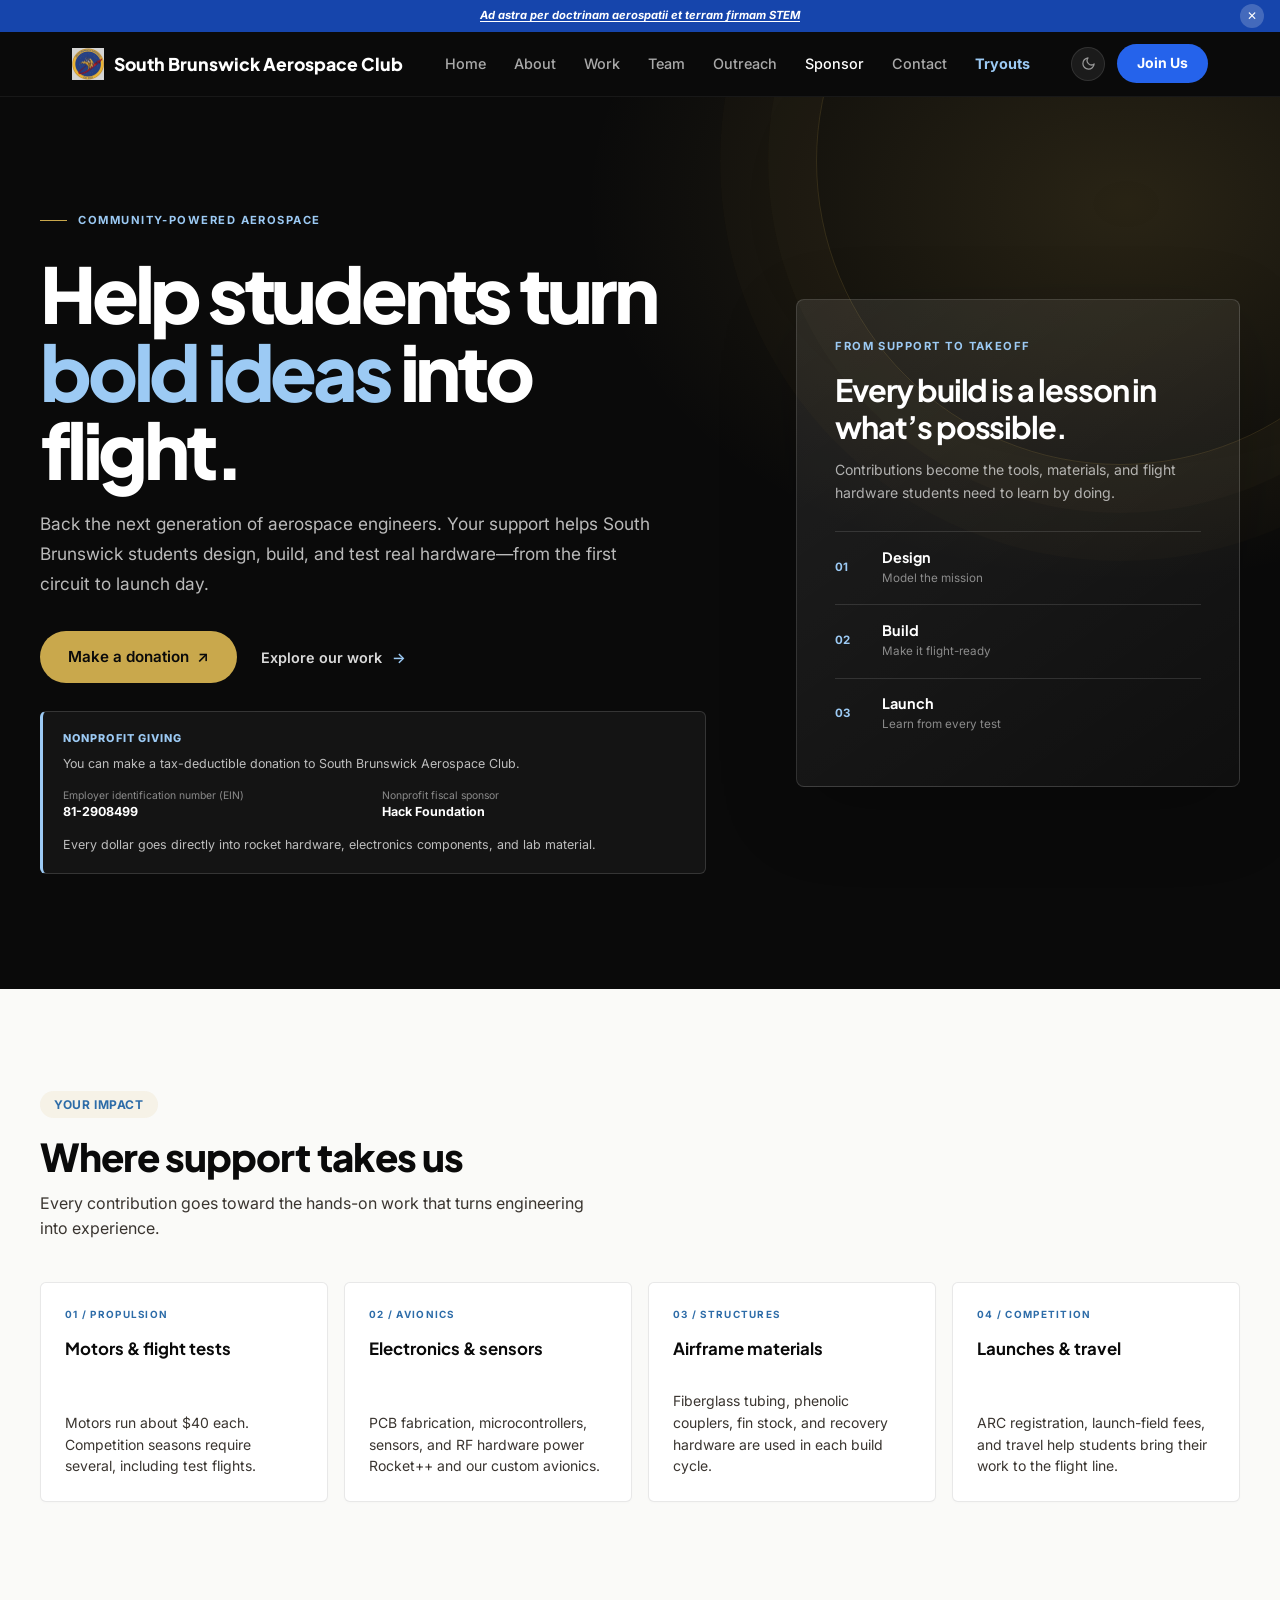
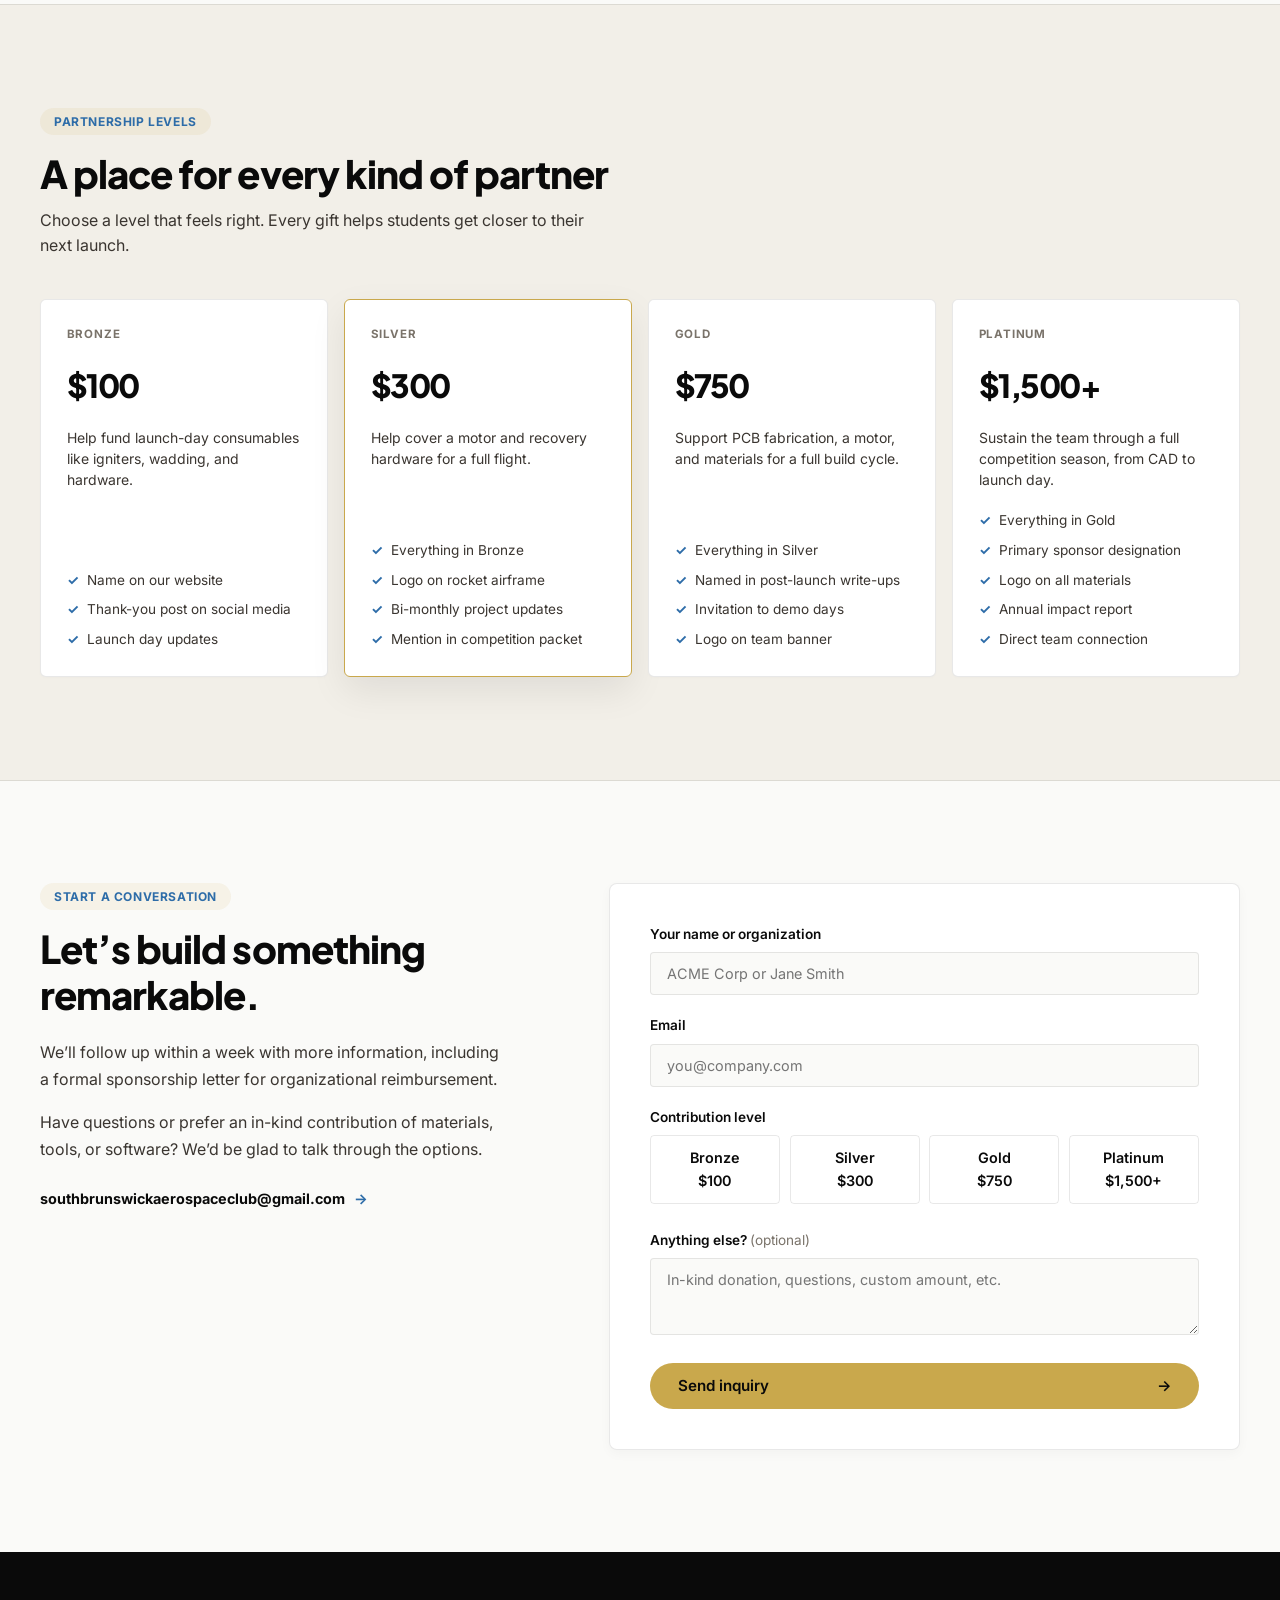
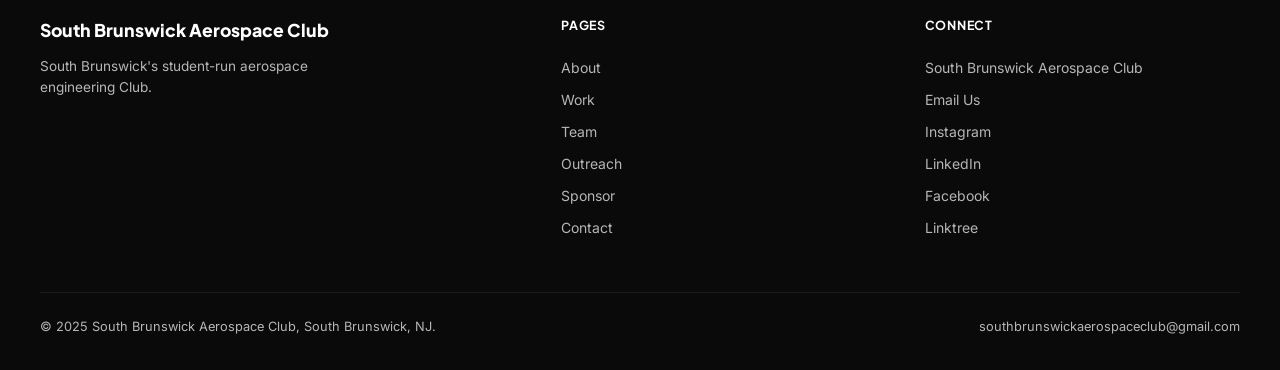
<file: sponsor.html>
<!DOCTYPE html>
<html lang="en" data-theme="light">
<head>
  <meta charset="UTF-8" />
  <meta name="viewport" content="width=device-width, initial-scale=1.0" />
  <title>Sponsor | South Brunswick Aerospace Club </title>
  <meta name="description" content="Support SBAerospace and help South Brunswick High School students build model rockets and engineering skills." />
  <meta name="robots" content="index, follow, max-image-preview:large" />
  <link rel="canonical" href="https://sbaerospace.github.io/sponsor.html" />
  <link rel="icon" type="image/png" href="assets/favicon.png" />
  <link rel="stylesheet" href="style.css?v=club-motto-font-size" />
  <script src="main.js?v=club-motto-link" defer></script>
</head>
<body class="sponsor-page">
  <a href="#main" class="skip-link">Skip to content</a>

  <header>
    <div class="nav-inner">
      <a href="index.html" class="logo">
        <img src="assets/logo/LogoSB.JPG" alt="South Brunswick Aerospace Club logo">
        South Brunswick Aerospace Club
      </a>
      <nav class="nav-links" aria-label="Primary navigation">
        <a href="index.html">Home</a>
        <a href="about.html">About</a>
        <a href="projects.html">Work</a>
        <a href="teams.html">Team</a>
        <a href="outreach.html">Outreach</a>
        <a href="sponsor.html">Sponsor</a>
        <a href="contact.html">Contact</a>
        <a href="tryouts.html" style="font-weight: 700;">Tryouts</a>
      </nav>
      <div class="nav-actions">
        <button class="theme-toggle" id="themeToggle" aria-label="Toggle dark mode">
          <!-- Moon: shown in light mode -->
          <svg class="icon-moon" viewBox="0 0 24 24" fill="none" stroke="currentColor" stroke-width="2" stroke-linecap="round" stroke-linejoin="round" aria-hidden="true">
            <path d="M21 12.79A9 9 0 1 1 11.21 3 7 7 0 0 0 21 12.79z"/>
          </svg>
          <!-- Sun: shown in dark mode -->
          <svg class="icon-sun" viewBox="0 0 24 24" fill="none" stroke="currentColor" stroke-width="2" stroke-linecap="round" stroke-linejoin="round" aria-hidden="true">
            <circle cx="12" cy="12" r="5"/>
            <line x1="12" y1="1" x2="12" y2="3"/><line x1="12" y1="21" x2="12" y2="23"/>
            <line x1="4.22" y1="4.22" x2="5.64" y2="5.64"/><line x1="18.36" y1="18.36" x2="19.78" y2="19.78"/>
            <line x1="1" y1="12" x2="3" y2="12"/><line x1="21" y1="12" x2="23" y2="12"/>
            <line x1="4.22" y1="19.78" x2="5.64" y2="18.36"/><line x1="18.36" y1="5.64" x2="19.78" y2="4.22"/>
          </svg>
        </button>

        <a href="contact.html" class="btn-nav">Join Us</a>
        <button class="hamburger" id="hamburger" aria-label="Open menu" aria-expanded="false">
          <span></span><span></span><span></span>
        </button>
      </div>
    </div>
  </header>

  <nav class="mobile-nav" id="mobileNav">
    <a href="index.html">Home</a>
    <a href="about.html">About</a>
    <a href="projects.html">Work</a>
    <a href="teams.html">Team</a>
    <a href="outreach.html">Outreach</a>
    <a href="sponsor.html">Sponsor</a>
    <a href="contact.html">Contact</a>
    <a href="tryouts.html">Tryouts →</a>
  </nav>

  <main id="main" class="sponsor-main">
    <section class="sponsor-hero" aria-labelledby="sponsor-title">
      <div class="container sponsor-hero-grid">
        <div class="sponsor-hero-copy">
          <div class="sponsor-kicker"><span></span> Community-powered aerospace</div>
          <h1 id="sponsor-title">Help students turn <em>bold ideas</em> into flight.</h1>
          <p class="sponsor-lead">
            Back the next generation of aerospace engineers. Your support helps South Brunswick students design,
            build, and test real hardware—from the first circuit to launch day.
          </p>
          <div class="sponsor-hero-actions">
            <a class="btn btn-primary" href="https://hcb.hackclub.com/donations/start/south-brunswick-aerospace-club" target="_blank" rel="noopener noreferrer">
              Make a donation <span aria-hidden="true">↗</span>
            </a>
            <a class="sponsor-story-link" href="https://linktr.ee/southbrunswickaerospace" target="_blank" rel="noopener noreferrer">
              Explore our work <span aria-hidden="true">→</span>
            </a>
          </div>
          <aside class="sponsor-nonprofit-details" aria-label="Nonprofit donation details">
            <p class="sponsor-nonprofit-heading">Nonprofit giving</p>
            <p class="sponsor-nonprofit-intro">You can make a tax-deductible donation to South Brunswick Aerospace Club.</p>
            <dl class="sponsor-nonprofit-facts">
              <div>
                <dt>Employer identification number (EIN)</dt>
                <dd>81-2908499</dd>
              </div>
              <div>
                <dt>Nonprofit fiscal sponsor</dt>
                <dd>Hack Foundation</dd>
              </div>
            </dl>
            <p class="sponsor-nonprofit-note">Every dollar goes directly into rocket hardware, electronics components, and lab material.</p>
          </aside>
        </div>
        <aside class="sponsor-hero-card" aria-label="How sponsorship supports student aerospace projects">
          <div class="sponsor-card-overline">From support to takeoff</div>
          <h2>Every build is a lesson in what’s possible.</h2>
          <p>Contributions become the tools, materials, and flight hardware students need to learn by doing.</p>
          <div class="sponsor-flight-steps">
            <div><span>01</span><strong>Design</strong><small>Model the mission</small></div>
            <div><span>02</span><strong>Build</strong><small>Make it flight-ready</small></div>
            <div><span>03</span><strong>Launch</strong><small>Learn from every test</small></div>
          </div>
        </aside>
      </div>
    </section>

    <section class="section sponsor-section sponsor-impact" aria-labelledby="sponsor-impact-title">
      <div class="container">
        <div class="section-header sponsor-section-heading">
          <div class="section-label">Your impact</div>
          <h2 class="section-title" id="sponsor-impact-title">Where support takes us</h2>
          <p class="section-sub">Every contribution goes toward the hands-on work that turns engineering into experience.</p>
        </div>
        <div class="sponsor-impact-grid">
          <article class="card sponsor-impact-card reveal">
            <span class="sponsor-impact-index">01 / PROPULSION</span>
            <h3>Motors &amp; flight tests</h3>
            <p>Motors run about $40 each. Competition seasons require several, including test flights.</p>
          </article>
          <article class="card sponsor-impact-card reveal reveal-delay-1">
            <span class="sponsor-impact-index">02 / AVIONICS</span>
            <h3>Electronics &amp; sensors</h3>
            <p>PCB fabrication, microcontrollers, sensors, and RF hardware power Rocket++ and our custom avionics.</p>
          </article>
          <article class="card sponsor-impact-card reveal reveal-delay-2">
            <span class="sponsor-impact-index">03 / STRUCTURES</span>
            <h3>Airframe materials</h3>
            <p>Fiberglass tubing, phenolic couplers, fin stock, and recovery hardware are used in each build cycle.</p>
          </article>
          <article class="card sponsor-impact-card reveal reveal-delay-3">
            <span class="sponsor-impact-index">04 / COMPETITION</span>
            <h3>Launches &amp; travel</h3>
            <p>ARC registration, launch-field fees, and travel help students bring their work to the flight line.</p>
          </article>
        </div>
      </div>
    </section>

    <section class="section sponsor-section sponsor-tiers" aria-labelledby="sponsor-tiers-title">
      <div class="container">
        <div class="section-header sponsor-section-heading">
          <div class="section-label">Partnership levels</div>
          <h2 class="section-title" id="sponsor-tiers-title">A place for every kind of partner</h2>
          <p class="section-sub">Choose a level that feels right. Every gift helps students get closer to their next launch.</p>
        </div>
        <div class="tier-grid">
          <article class="tier-card reveal">
            <div class="tier-name">Bronze</div>
            <div class="tier-amount">$100</div>
            <p class="tier-desc">Help fund launch-day consumables like igniters, wadding, and hardware.</p>
            <div class="tier-features">
              <div class="tier-feature">Name on our website</div>
              <div class="tier-feature">Thank-you post on social media</div>
              <div class="tier-feature">Launch day updates</div>
            </div>
          </article>
          <article class="tier-card featured reveal reveal-delay-1">
            <div class="tier-name">Silver</div>
            <div class="tier-amount">$300</div>
            <p class="tier-desc">Help cover a motor and recovery hardware for a full flight.</p>
            <div class="tier-features">
              <div class="tier-feature">Everything in Bronze</div>
              <div class="tier-feature">Logo on rocket airframe</div>
              <div class="tier-feature">Bi-monthly project updates</div>
              <div class="tier-feature">Mention in competition packet</div>
            </div>
          </article>
          <article class="tier-card reveal reveal-delay-2">
            <div class="tier-name">Gold</div>
            <div class="tier-amount">$750</div>
            <p class="tier-desc">Support PCB fabrication, a motor, and materials for a full build cycle.</p>
            <div class="tier-features">
              <div class="tier-feature">Everything in Silver</div>
              <div class="tier-feature">Named in post-launch write-ups</div>
              <div class="tier-feature">Invitation to demo days</div>
              <div class="tier-feature">Logo on team banner</div>
            </div>
          </article>
          <article class="tier-card reveal reveal-delay-3">
            <div class="tier-name">Platinum</div>
            <div class="tier-amount">$1,500+</div>
            <p class="tier-desc">Sustain the team through a full competition season, from CAD to launch day.</p>
            <div class="tier-features">
              <div class="tier-feature">Everything in Gold</div>
              <div class="tier-feature">Primary sponsor designation</div>
              <div class="tier-feature">Logo on all materials</div>
              <div class="tier-feature">Annual impact report</div>
              <div class="tier-feature">Direct team connection</div>
            </div>
          </article>
        </div>
      </div>
    </section>

    <section class="section sponsor-section sponsor-inquiry" id="sponsor-inquiry" aria-labelledby="sponsor-inquiry-title">
      <div class="container sponsor-inquiry-grid">
        <div class="sponsor-inquiry-copy reveal">
          <div class="section-label">Start a conversation</div>
          <h2 class="section-title" id="sponsor-inquiry-title">Let’s build something remarkable.</h2>
          <p>We’ll follow up within a week with more information, including a formal sponsorship letter for organizational reimbursement.</p>
          <p>Have questions or prefer an in-kind contribution of materials, tools, or software? We’d be glad to talk through the options.</p>
          <a class="sponsor-email-link" href="mailto:southbrunswickaerospaceclub@gmail.com">
            southbrunswickaerospaceclub@gmail.com <span aria-hidden="true">→</span>
          </a>
        </div>
        <div class="form-wrap sponsor-form-wrap reveal reveal-delay-1">
          <form id="sponsorForm" novalidate>
            <div class="form-group">
              <label for="sponsor-name">Your name or organization</label>
              <input type="text" id="sponsor-name" name="name" placeholder="ACME Corp or Jane Smith" required />
            </div>
            <div class="form-group">
              <label for="sponsor-email">Email</label>
              <input type="email" id="sponsor-email" name="email" placeholder="you@company.com" required />
            </div>
            <fieldset class="form-group sponsor-tier-select">
              <legend>Contribution level</legend>
              <div class="amount-radio-group">
                <div class="amount-radio">
                  <input type="radio" name="tier" id="tier-bronze" value="bronze" />
                  <label for="tier-bronze">Bronze<br />$100</label>
                </div>
                <div class="amount-radio">
                  <input type="radio" name="tier" id="tier-silver" value="silver" />
                  <label for="tier-silver">Silver<br />$300</label>
                </div>
                <div class="amount-radio">
                  <input type="radio" name="tier" id="tier-gold" value="gold" />
                  <label for="tier-gold">Gold<br />$750</label>
                </div>
                <div class="amount-radio">
                  <input type="radio" name="tier" id="tier-platinum" value="platinum" />
                  <label for="tier-platinum">Platinum<br />$1,500+</label>
                </div>
              </div>
            </fieldset>
            <div class="form-group">
              <label for="sponsor-notes">Anything else? <span>(optional)</span></label>
              <textarea id="sponsor-notes" name="notes" rows="3" placeholder="In-kind donation, questions, custom amount, etc."></textarea>
            </div>
            <button type="submit" class="btn btn-primary sponsor-submit">Send inquiry <span aria-hidden="true">→</span></button>
          </form>
        </div>
      </div>
    </section>
  </main>

  <footer>
    <div class="footer-inner">
      <div class="footer-brand">
        <h3>South Brunswick Aerospace Club</h3>
        <p>South Brunswick's student-run aerospace engineering Club.</p>
      </div>
      <div class="footer-col">
        <h4>Pages</h4>
        <a href="about.html">About</a>
        <a href="projects.html">Work</a>
        <a href="teams.html">Team</a>
        <a href="outreach.html">Outreach</a>
        <a href="sponsor.html">Sponsor</a>
        <a href="contact.html">Contact</a>
      </div>
      <div class="footer-col">
        
      <h4>Connect</h4>
      
        <a href="https://hcb.hackclub.com/donations/start/south-brunswick-aerospace-club" target="_blank" rel="noopener noreferrer">South Brunswick Aerospace Club</a>

        <a href="mailto:southbrunswickaerospaceclub@gmail.com">Email Us</a>
        <a href="https://www.instagram.com/sbaerospace/" target="_blank" rel="noopener noreferrer">Instagram</a>
        <a href="https://www.linkedin.com/company/south-brunswick-high-school-aerospace" target="_blank" rel="noopener noreferrer">LinkedIn</a>
        <a href="https://www.facebook.com/people/SB-Aerospace/61559474409905/" target="_blank" rel="noopener noreferrer">Facebook</a>
        <a href="https://linktr.ee/southbrunswickaerospace" target="_blank" rel="noopener noreferrer">Linktree</a>
      </div>
    </div>
    <div class="footer-bottom">
      <span>© <span id="copy-year">2025</span> South Brunswick Aerospace Club, South Brunswick, NJ.</span>
      <a href="contact.html">southbrunswickaerospaceclub@gmail.com</a>
    </div>
  </footer>

</body>
</html>
</file>
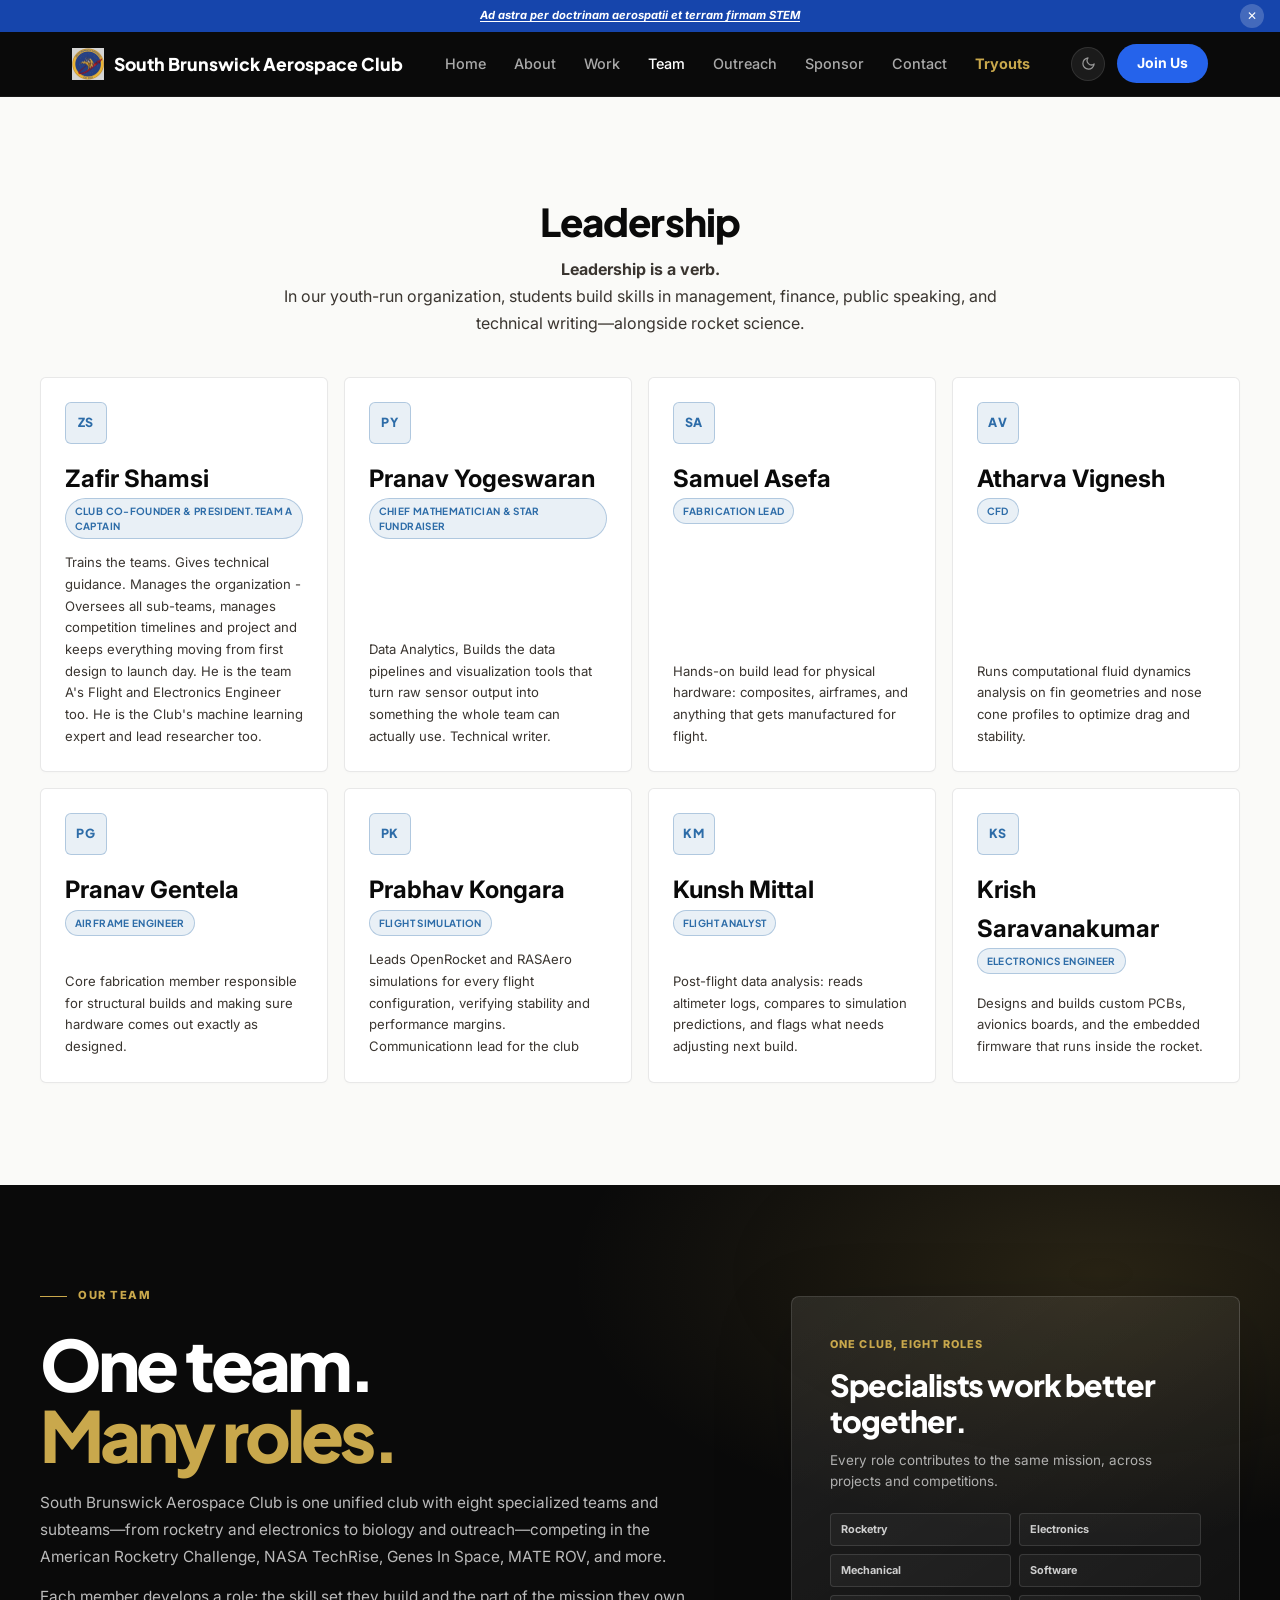
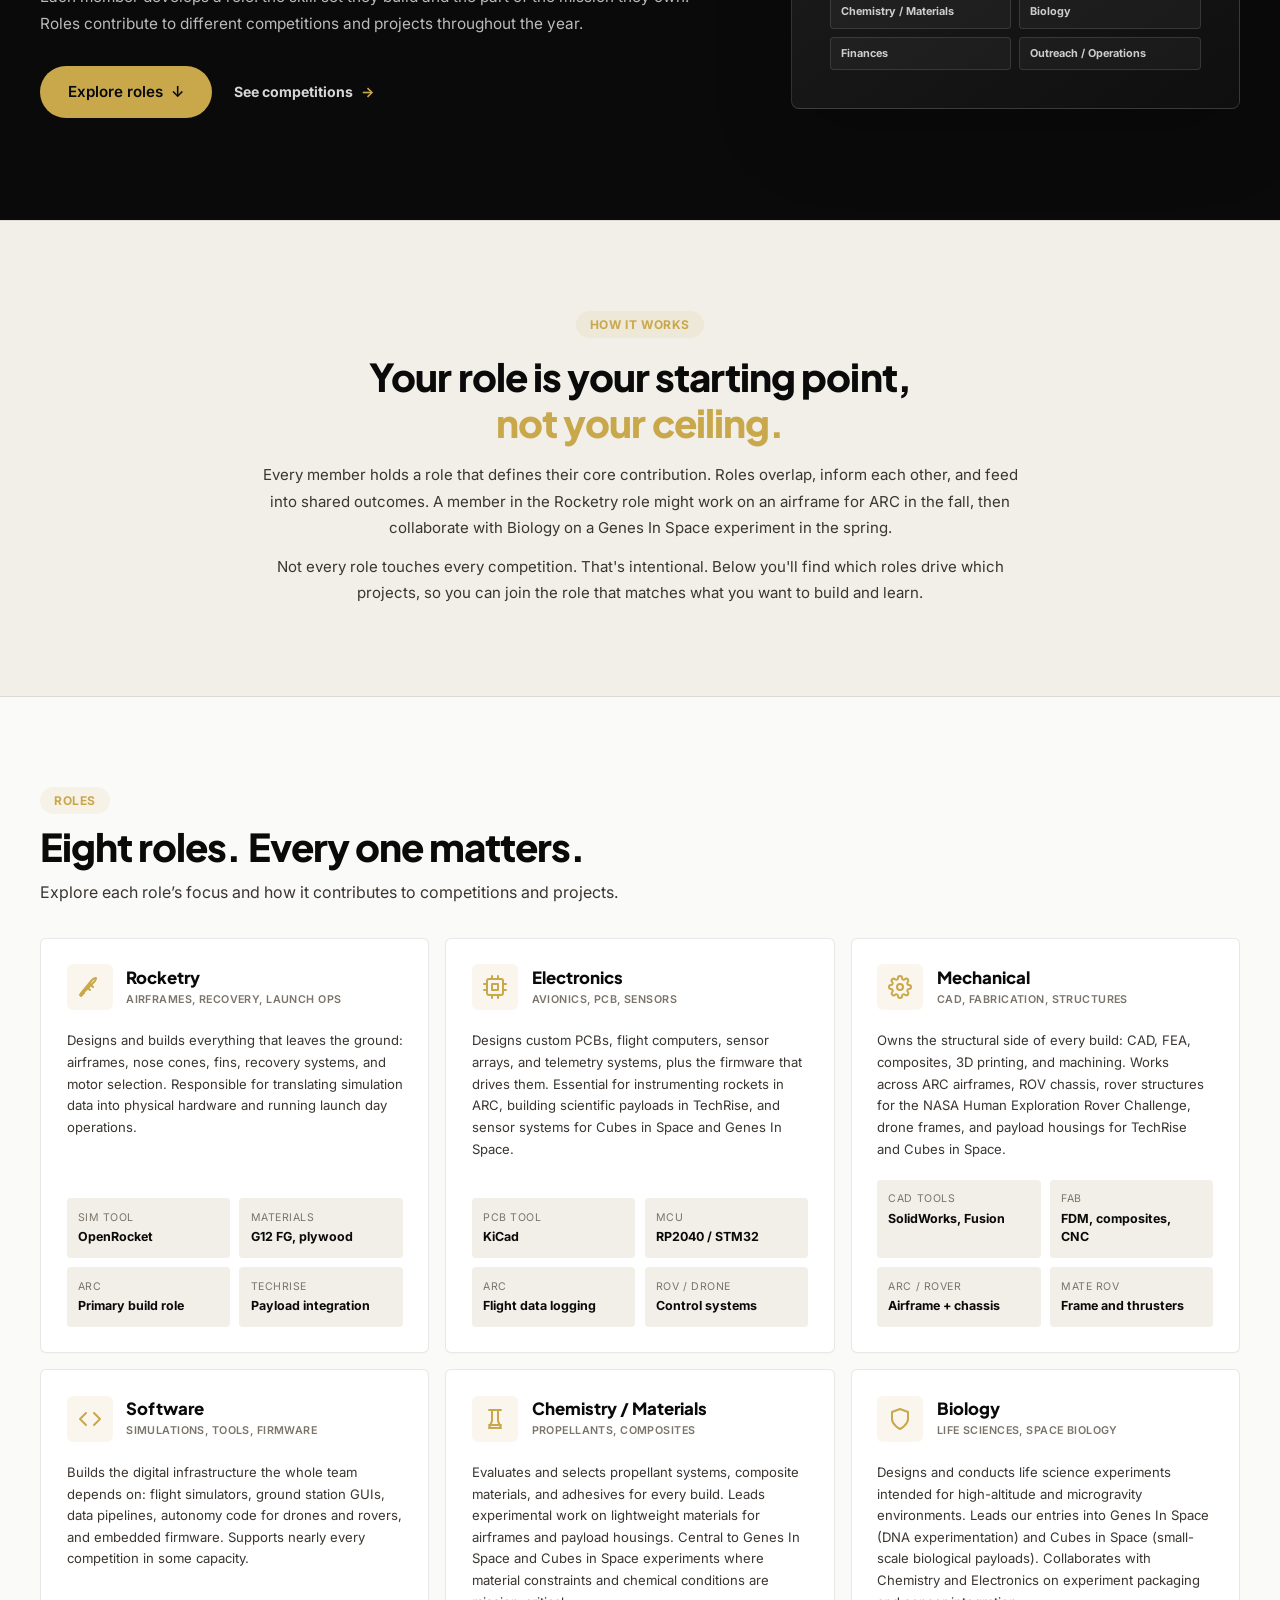
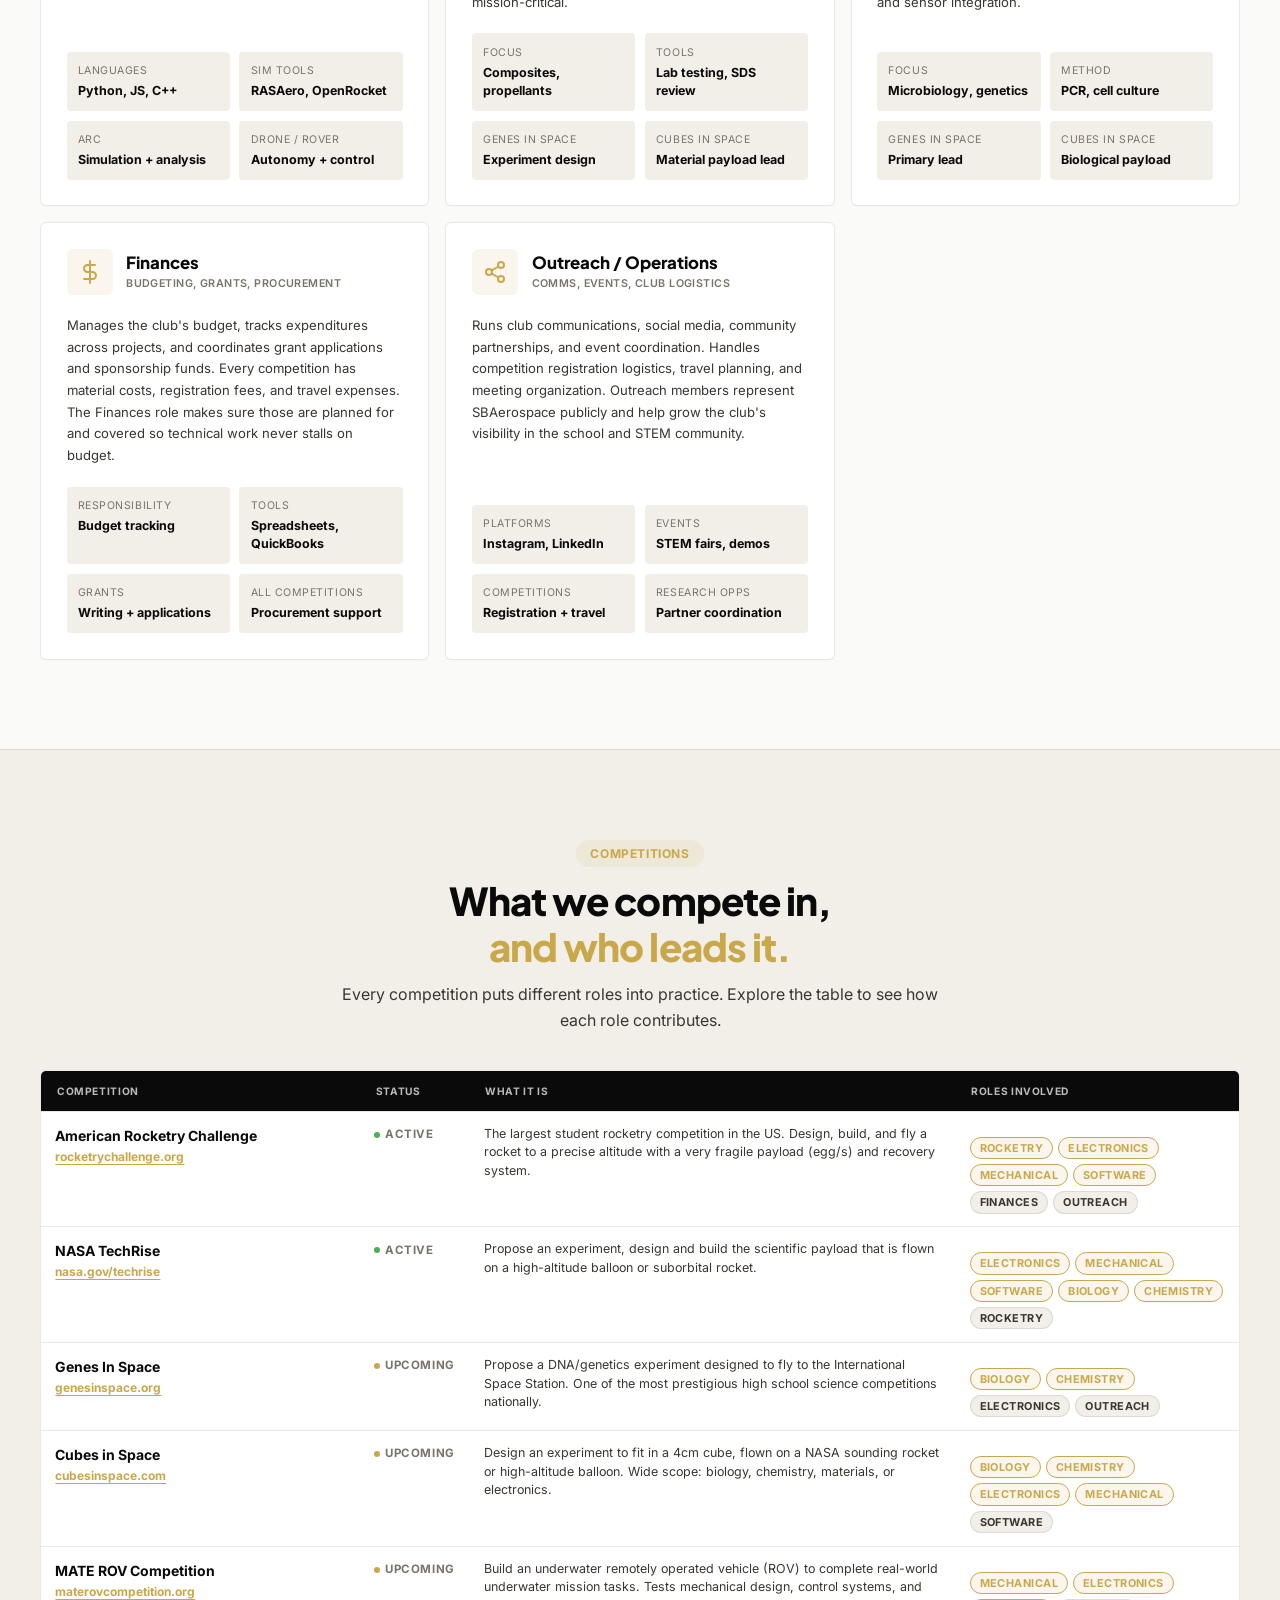
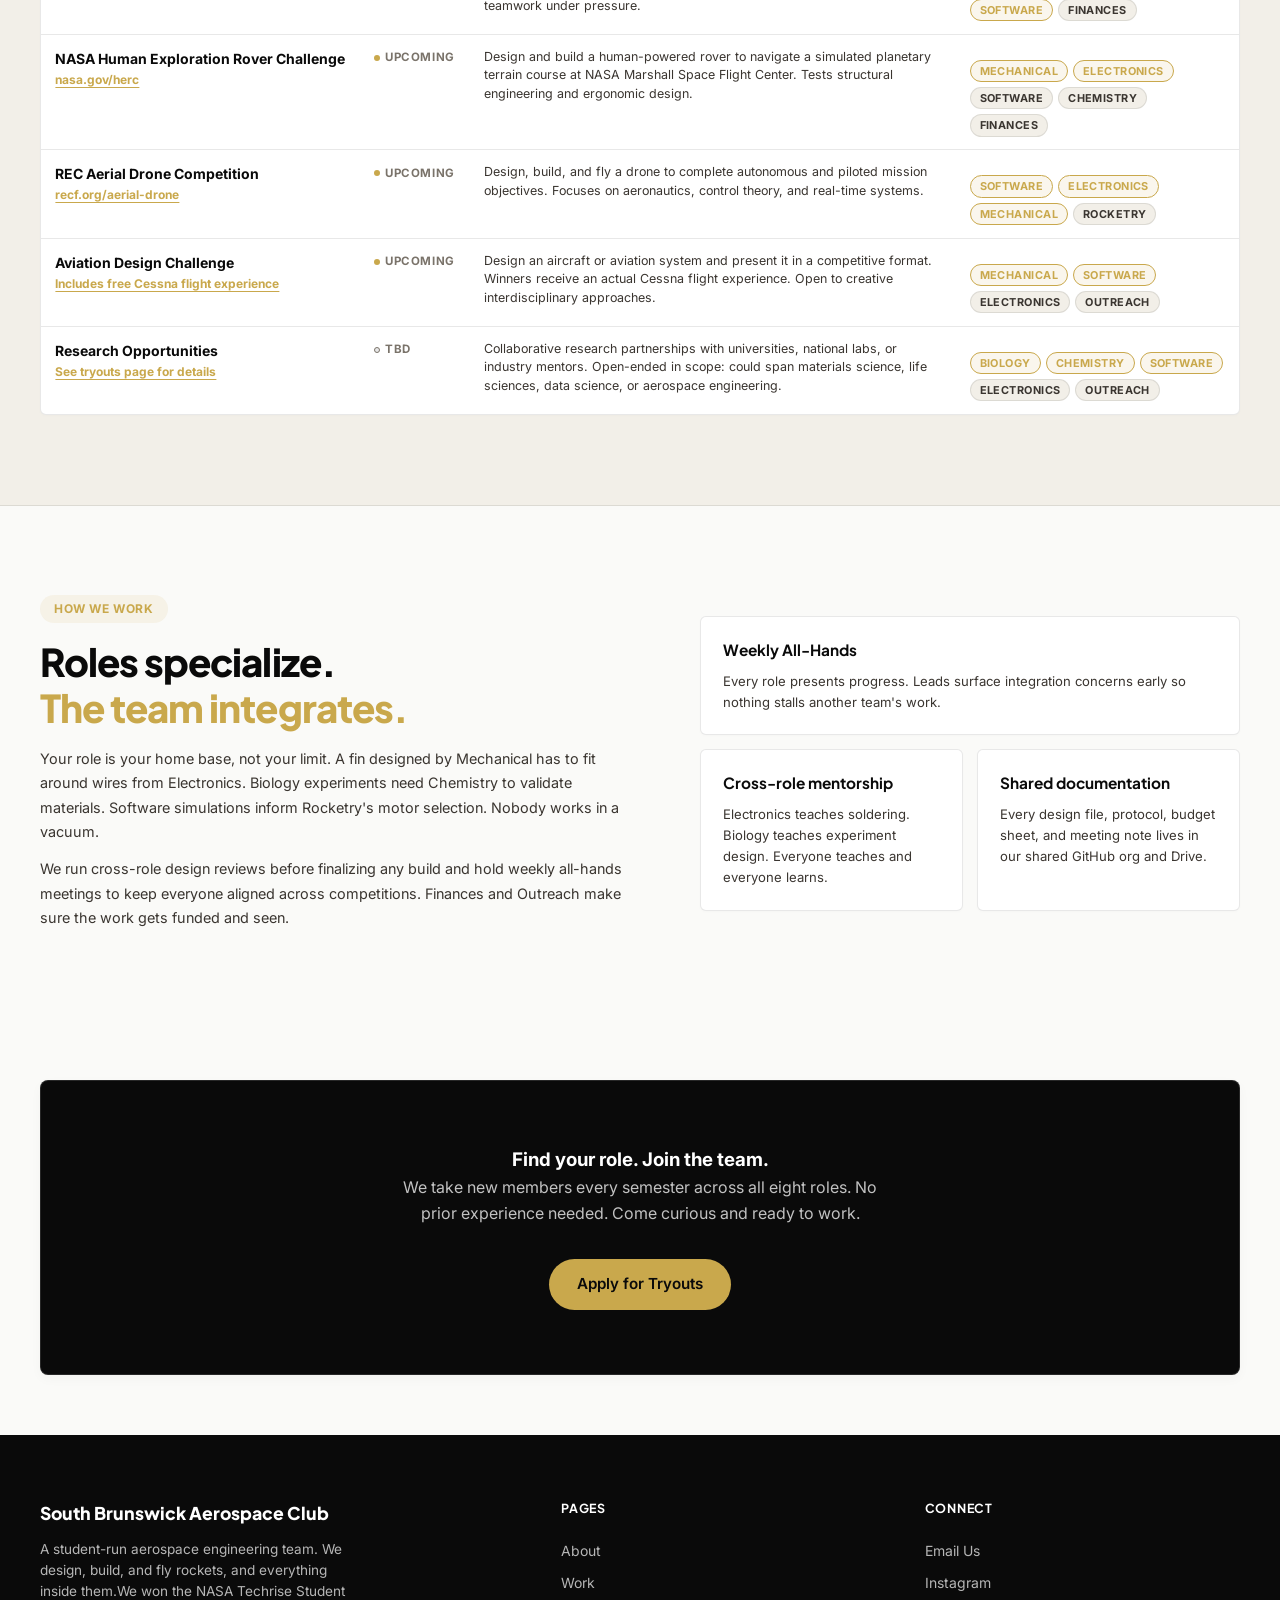
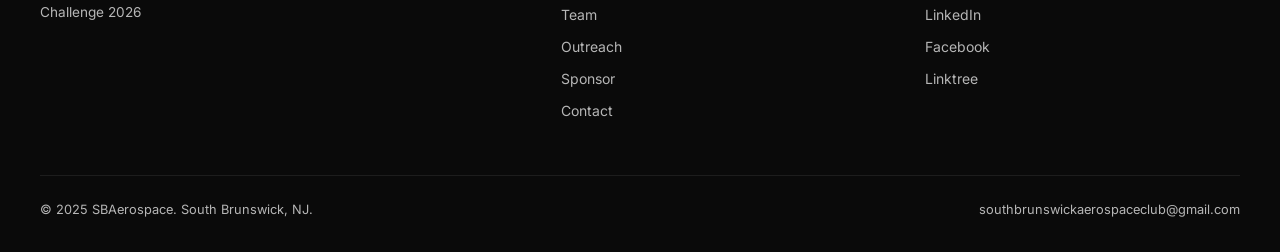
<file: teams.html>
<!DOCTYPE html>
<html lang="en" data-theme="light">
<head>
  <meta charset="UTF-8" />
  <meta name="viewport" content="width=device-width, initial-scale=1.0" />
  <title>Team | South Brunswick Aerospace Club</title>
  <meta name="description" content="South Brunswick Aerospace Club is one unified club with eight specialized teams with various subteams— from rocketry and electronics to biology and outreach — competing in the American Rocketry Challenge, NASA TechRise, Genes In Space, MATE ROV, and more." />
  <meta name="robots" content="index, follow, max-image-preview:large" />
  <link rel="canonical" href="https://sbaerospace.github.io/teams.html" />
  <link rel="icon" type="image/png" href="assets/favicon.png" />
  <meta property="og:type" content="website" />
  <meta property="og:site_name" content="South Brunswick Aerospace Club" />
  <meta property="og:title" content="Teams and Competitions | South Brunswick Aerospace" />
  <meta property="og:url" content="https://sbaerospace.github.io/teams.html" />
  <link rel="stylesheet" href="style.css?v=club-motto-font-size" />
  <script src="main.js?v=club-motto-link" defer></script>
  <style>
    /* ── Competition matrix table ── */
    .comp-table-wrap { overflow-x: auto; }
    .comp-table {
      width: 100%; border-collapse: collapse; font-size: 0.82rem;
      border: 1px solid var(--border); border-radius: var(--radius-sm); overflow: hidden;
    }
    .comp-table th {
      background: var(--surface); color: var(--text-muted);
      font-size: 0.68rem; font-weight: 700; text-transform: uppercase;
      letter-spacing: 0.06em; padding: 0.75rem 1rem; text-align: left;
      border-bottom: 1px solid var(--border);
    }
    .comp-table td {
      padding: 0.85rem 1rem; border-bottom: 1px solid var(--border);
      color: var(--text-2); vertical-align: top; line-height: 1.5;
    }
    .comp-table tr:last-child td { border-bottom: none; }
    .comp-table tr:hover td { background: var(--surface); }
    .comp-table td:first-child { font-weight: 700; color: var(--text); font-size: 0.875rem; white-space: nowrap; }
    .comp-table td:nth-child(2) { color: var(--accent); font-weight: 600; font-size: 0.78rem; white-space: nowrap; }
    .comp-dot { display: inline-block; width: 7px; height: 7px; border-radius: 50%; background: var(--accent); }
    .comp-link { color: var(--accent); text-decoration: underline; text-underline-offset: 3px; font-size: 0.75rem; display: block; margin-top: 2px; }
    .comp-link:hover { color: var(--accent-dark); }

    /* ── Role tag pills on competition cards ── */
    .role-pills { display: flex; flex-wrap: wrap; gap: 5px; margin-top: 0.75rem; }
    .role-pill {
      background: var(--surface); color: var(--text-2);
      border: 1px solid var(--border); border-radius: var(--radius-pill);
      padding: 2px 9px; font-size: 0.68rem; font-weight: 700;
      text-transform: uppercase; letter-spacing: 0.04em;
    }
    .role-pill.primary { background: var(--accent-bg); color: var(--accent); border-color: var(--accent); }

    /* ── Competition card status dot ── */
    .comp-status {
      display: inline-flex; align-items: center; gap: 5px;
      font-size: 0.72rem; font-weight: 700; color: var(--text-muted);
      text-transform: uppercase; letter-spacing: 0.05em;
    }
    .status-dot {
      width: 6px; height: 6px; border-radius: 50%; background: var(--text-muted); flex-shrink: 0;
    }
    .status-dot.active { background: #4caf50; }
    .status-dot.upcoming { background: var(--accent); }
    .status-dot.tbd { background: var(--border); border: 1.5px solid var(--text-muted); }

    /* ── Reveal delays for extra cards ── */
    .reveal-delay-5 { transition-delay: 0.40s; }
    .reveal-delay-6 { transition-delay: 0.48s; }
    .reveal-delay-7 { transition-delay: 0.56s; }
  </style>
</head>
<body class="team-page">
  <a href="#main" class="skip-link">Skip to content</a>

  <header>
    <div class="nav-inner">
      <a href="index.html" class="logo">

        <img src="assets/logo/LogoSB.JPG" alt="South Brunswick Aerospace Club logo" />
        South Brunswick Aerospace Club
      </a>
      <nav class="nav-links" aria-label="Primary navigation">
        <a href="index.html">Home</a>
        <a href="about.html">About</a>
        <a href="projects.html">Work</a>
        <a href="teams.html">Team</a>
        <a href="outreach.html">Outreach</a>
        <a href="sponsor.html">Sponsor</a>
        <a href="contact.html">Contact</a>
        <a href="tryouts.html" style="color: var(--accent); font-weight: 700;">Tryouts</a>
      </nav>
      <div class="nav-actions">
        <button class="theme-toggle" id="themeToggle" aria-label="Toggle dark mode">
          <svg class="icon-moon" viewBox="0 0 24 24" fill="none" stroke="currentColor" stroke-width="2" stroke-linecap="round" stroke-linejoin="round" aria-hidden="true">
            <path d="M21 12.79A9 9 0 1 1 11.21 3 7 7 0 0 0 21 12.79z"/>
          </svg>
          <svg class="icon-sun" viewBox="0 0 24 24" fill="none" stroke="currentColor" stroke-width="2" stroke-linecap="round" stroke-linejoin="round" aria-hidden="true">
            <circle cx="12" cy="12" r="5"/>
            <line x1="12" y1="1" x2="12" y2="3"/><line x1="12" y1="21" x2="12" y2="23"/>
            <line x1="4.22" y1="4.22" x2="5.64" y2="5.64"/><line x1="18.36" y1="18.36" x2="19.78" y2="19.78"/>
            <line x1="1" y1="12" x2="3" y2="12"/><line x1="21" y1="12" x2="23" y2="12"/>
            <line x1="4.22" y1="19.78" x2="5.64" y2="18.36"/><line x1="18.36" y1="5.64" x2="19.78" y2="4.22"/>
          </svg>
        </button>
        <a href="contact.html" class="btn-nav">Join Us</a>
        <button class="hamburger" id="hamburger" aria-label="Open menu" aria-expanded="false">
          <span></span><span></span><span></span>
        </button>
      </div>
    </div>
  </header>

  <nav class="mobile-nav" id="mobileNav">
    <a href="index.html">Home</a>
    <a href="about.html">About</a>
    <a href="projects.html">Work</a>
    <a href="teams.html">Team</a>
    <a href="outreach.html">Outreach</a>
    <a href="sponsor.html">Sponsor</a>
    <a href="contact.html">Contact</a>
    <a href="tryouts.html" style="color: var(--accent);">Tryouts</a>
  </nav>

  <main id="main" class="team-main">
    <!-- ── LEADERSHIP ─────────────────────────────────────── -->
    <section class="section" id="leadership" aria-labelledby="team-leadership-title">
      <div class="container">
        <div class="section-header reveal">
          <h2 class="section-title" id="team-leadership-title">Leadership</h2>
          <p class="section-sub"><strong>Leadership is a verb.</strong><br>In our youth-run organization, students build skills in management, finance, public speaking, and technical writing—alongside rocket science.</p>
        </div>
        <div class="team-grid">
          <div class="team-card reveal">
            <div class="team-initials">ZS</div>
            <h2>Zafir Shamsi</h2>
            <h3 class="role-tag">Club Co-founder & President.Team A Captain</h3>
            <p>Trains the teams. Gives technical guidance. Manages the organization - Oversees all sub-teams,
              manages competition timelines and project and keeps everything moving from first design to launch day.
               He is the team A's Flight and Electronics Engineer too. He is the Club's machine learning expert and
               lead researcher too.
            </p>
          </div>

          <div class="team-card reveal reveal-delay-3">
            <div class="team-initials">PY</div>
            <h2>Pranav Yogeswaran</h2>
            <h3 class="role-tag"> Chief Mathematician & Star Fundraiser </h3>
            <p>Data Analytics, Builds the data pipelines and visualization tools that turn 
              raw sensor output into something the whole team can actually use.
              Technical writer.
            </p>
          </div>

          <div class="team-card reveal reveal-delay-1">
            <div class="team-initials">SA</div>
            <h2>Samuel Asefa</h2>
            <h3 class="role-tag">Fabrication Lead</h3>
            <p>Hands-on build lead for physical hardware: composites, airframes, and anything that gets manufactured for flight.</p>
          </div>
          <div class="team-card reveal reveal-delay-2">
            <div class="team-initials">AV</div>
            <h2>Atharva Vignesh</h2>
            <h3 class="role-tag">CFD </h3>
            <p>Runs computational fluid dynamics analysis on fin geometries and nose cone profiles to optimize drag and stability.</p>
          </div>
          <div class="team-card reveal reveal-delay-3">
            <div class="team-initials">PG</div>
            <h2>Pranav Gentela</h2>
            <h3 class="role-tag"> Airframe Engineer</h3>
            <p>Core fabrication member responsible for structural builds and making sure hardware comes out exactly as designed.</p>
          </div>
          <div class="team-card reveal">
            <div class="team-initials">PK</div>
            <h2>Prabhav Kongara</h2>
            <h3 class="role-tag">Flight Simulation</h3>
            <p>Leads OpenRocket and RASAero simulations for every flight configuration, verifying stability 
              and performance margins. Communicationn lead for the club</p>
          </div>
          <div class="team-card reveal reveal-delay-1">
            <div class="team-initials">KM</div>
            <h2>Kunsh Mittal</h2>
            <h3 class="role-tag">Flight Analyst</h3>
            <p>Post-flight data analysis: reads altimeter logs, compares to simulation predictions, and flags 
              what needs adjusting next build.</p>
          </div>
          <div class="team-card reveal reveal-delay-2">
            <div class="team-initials">KS</div>
            <h2>Krish Saravanakumar</h2 >
            <h3 class="role-tag">Electronics Engineer</h3 >
            <p>Designs and builds custom PCBs, avionics boards, and the embedded firmware that runs inside the rocket.</p>
          </div>
        </div>
      </div>
    </section>

    <section class="team-hero" aria-labelledby="team-title">
      <div class="container team-hero-grid">
        <div class="team-hero-copy">
          <div class="team-eyebrow"><span></span> Our team</div>
          <h1 id="team-title">One team.<br /><em>Many roles.</em></h1>
          <p>South Brunswick Aerospace Club is one unified club with eight specialized teams and subteams—from rocketry and electronics to biology and outreach—competing in the American Rocketry Challenge, NASA TechRise, Genes In Space, MATE ROV, and more.</p>
          <p>Each member develops a role: the skill set they build and the part of the mission they own. Roles contribute to different competitions and projects throughout the year.</p>
          <div class="team-hero-actions">
            <a href="#roles" class="btn btn-primary">Explore roles <span aria-hidden="true">↓</span></a>
            <a href="#competitions" class="team-hero-link">See competitions <span aria-hidden="true">→</span></a>
          </div>
        </div>
        <aside class="team-hero-card" aria-label="Eight specialist roles">
          <div class="team-card-overline">One club, eight roles</div>
          <h2>Specialists work better together.</h2>
          <p>Every role contributes to the same mission, across projects and competitions.</p>
          <div class="team-hero-roles">
            <span>Rocketry</span>
            <span>Electronics</span>
            <span>Mechanical</span>
            <span>Software</span>
            <span>Chemistry / Materials</span>
            <span>Biology</span>
            <span>Finances</span>
            <span>Outreach / Operations</span>
          </div>
        </aside>
      </div>
    </section>

    <!-- WHY ROLES -->
    <section class="section team-principles">
      <div class="container">
        <div class="team-principles-copy reveal">
          <div class="section-label">How It Works</div>
          <h2 class="section-title">Your role is your starting point,<br /><em>not your ceiling.</em></h2>
          <p>
            Every member holds a role that defines their core contribution. Roles overlap, inform each other, and feed into shared outcomes. A member in the Rocketry role might work on an airframe for ARC in the fall, then collaborate with Biology on a Genes In Space experiment in the spring.
          </p>
          <p>
            Not every role touches every competition. That's intentional. Below you'll find which roles drive which projects, so you can join the role that matches what you want to build and learn.
          </p>
        </div>
      </div>
    </section>

    <!-- ROLE CARDS -->
    <section class="section team-roles-section" id="roles">
      <div class="container">
        <div class="team-section-heading team-roles-heading">
          <div class="section-label">Roles</div>
          <h2 class="section-title">Eight roles. Every one matters.</h2>
          <p class="section-sub">Explore each role’s focus and how it contributes to competitions and projects.</p>
        </div>
        <div class="division-grid">

          <!-- ROCKETRY -->
          <div class="division-card reveal div-rocketry">
            <div class="division-card-head">
              <div class="division-icon">
                <svg viewBox="0 0 24 24" width="24" height="24" fill="none" stroke="currentColor" stroke-width="2" stroke-linecap="round" stroke-linejoin="round" style="color: var(--accent);">
                  <path d="M4.5 16.5c-1.5 1.25-2.5 3.5-2.5 3.5s2.25-1 3.5-2.5L16.5 6.5c1.5-1.5 1.5-3.5 1.5-3.5s-2 0-3.5 1.5L4.5 16.5z"/>
                  <path d="M12 9l3 3"/><path d="M9 12l3 3"/><path d="M3 21l3-3"/>
                </svg>
              </div>
              <div>
                <h3>Rocketry</h3>
                <div class="sub">Airframes, Recovery, Launch Ops</div>
              </div>
            </div>
            <p>Designs and builds everything that leaves the ground: airframes, nose cones, fins, recovery systems, and motor selection. Responsible for translating simulation data into physical hardware and running launch day operations.</p>
            <div class="division-specs">
              <div class="div-spec-item">
                <div class="div-spec-key">Sim tool</div>
                <div class="div-spec-val">OpenRocket</div>
              </div>
              <div class="div-spec-item">
                <div class="div-spec-key">Materials</div>
                <div class="div-spec-val">G12 FG, plywood</div>
              </div>
              <div class="div-spec-item">
                <div class="div-spec-key">ARC</div>
                <div class="div-spec-val">Primary build role</div>
              </div>
              <div class="div-spec-item">
                <div class="div-spec-key">TechRise</div>
                <div class="div-spec-val">Payload integration</div>
              </div>
            </div>
          </div>

          <!-- ELECTRONICS -->
          <div class="division-card reveal reveal-delay-1 div-electronics">
            <div class="division-card-head">
              <div class="division-icon">
                <svg viewBox="0 0 24 24" width="24" height="24" fill="none" stroke="currentColor" stroke-width="2" stroke-linecap="round" stroke-linejoin="round" style="color: var(--accent);">
                  <rect x="4" y="4" width="16" height="16" rx="2" ry="2"/>
                  <rect x="9" y="9" width="6" height="6"/>
                  <line x1="9" y1="1" x2="9" y2="4"/><line x1="15" y1="1" x2="15" y2="4"/>
                  <line x1="9" y1="20" x2="9" y2="23"/><line x1="15" y1="20" x2="15" y2="23"/>
                  <line x1="20" y1="9" x2="23" y2="9"/><line x1="20" y1="15" x2="23" y2="15"/>
                  <line x1="1" y1="9" x2="4" y2="9"/><line x1="1" y1="15" x2="4" y2="15"/>
                </svg>
              </div>
              <div>
                <h3>Electronics</h3>
                <div class="sub">Avionics, PCB, Sensors</div>
              </div>
            </div>
            <p>Designs custom PCBs, flight computers, sensor arrays, and telemetry systems, plus the firmware that drives them. Essential for instrumenting rockets in ARC, building scientific payloads in TechRise, and sensor systems for Cubes in Space and Genes In Space.</p>
            <div class="division-specs">
              <div class="div-spec-item">
                <div class="div-spec-key">PCB tool</div>
                <div class="div-spec-val">KiCad</div>
              </div>
              <div class="div-spec-item">
                <div class="div-spec-key">MCU</div>
                <div class="div-spec-val">RP2040 / STM32</div>
              </div>
              <div class="div-spec-item">
                <div class="div-spec-key">ARC</div>
                <div class="div-spec-val">Flight data logging</div>
              </div>
              <div class="div-spec-item">
                <div class="div-spec-key">ROV / Drone</div>
                <div class="div-spec-val">Control systems</div>
              </div>
            </div>
          </div>

          <!-- MECHANICAL -->
          <div class="division-card reveal reveal-delay-2 div-mechanical">
            <div class="division-card-head">
              <div class="division-icon">
                <svg viewBox="0 0 24 24" width="24" height="24" fill="none" stroke="currentColor" stroke-width="2" stroke-linecap="round" stroke-linejoin="round" style="color: var(--accent);">
                  <circle cx="12" cy="12" r="3"/>
                  <path d="M19.4 15a1.65 1.65 0 0 0 .33 1.82l.06.06a2 2 0 1 1-2.83 2.83l-.06-.06a1.65 1.65 0 0 0-1.82-.33 1.65 1.65 0 0 0-1 1.51V21a2 2 0 0 1-4 0v-.09A1.65 1.65 0 0 0 9 19.4a1.65 1.65 0 0 0-1.82.33l-.06.06a2 2 0 1 1-2.83-2.83l.06-.06a1.65 1.65 0 0 0 .33-1.82 1.65 1.65 0 0 0-1.51-1H3a2 2 0 0 1 0-4h.09A1.65 1.65 0 0 0 4.6 9a1.65 1.65 0 0 0-.33-1.82l-.06-.06a2 2 0 1 1 2.83-2.83l.06.06a1.65 1.65 0 0 0 1.82.33H9a1.65 1.65 0 0 0 1-1.51V3a2 2 0 0 1 4 0v.09a1.65 1.65 0 0 0 1 1.51 1.65 1.65 0 0 0 1.82-.33l.06-.06a2 2 0 1 1 2.83 2.83l-.06.06a1.65 1.65 0 0 0-.33 1.82V9a1.65 1.65 0 0 0 1.51 1H21a2 2 0 0 1 0 4h-.09a1.65 1.65 0 0 0-1.51 1z"/>
                </svg>
              </div>
              <div>
                <h3>Mechanical</h3>
                <div class="sub">CAD, Fabrication, Structures</div>
              </div>
            </div>
            <p>Owns the structural side of every build: CAD, FEA, composites, 3D printing, and machining. Works across ARC airframes, ROV chassis, rover structures for the NASA Human Exploration Rover Challenge, drone frames, and payload housings for TechRise and Cubes in Space.</p>
            <div class="division-specs">
              <div class="div-spec-item">
                <div class="div-spec-key">CAD tools</div>
                <div class="div-spec-val">SolidWorks, Fusion</div>
              </div>
              <div class="div-spec-item">
                <div class="div-spec-key">Fab</div>
                <div class="div-spec-val">FDM, composites, CNC</div>
              </div>
              <div class="div-spec-item">
                <div class="div-spec-key">ARC / Rover</div>
                <div class="div-spec-val">Airframe + chassis</div>
              </div>
              <div class="div-spec-item">
                <div class="div-spec-key">MATE ROV</div>
                <div class="div-spec-val">Frame and thrusters</div>
              </div>
            </div>
          </div>

          <!-- SOFTWARE -->
          <div class="division-card reveal reveal-delay-3 div-software">
            <div class="division-card-head">
              <div class="division-icon">
                <svg viewBox="0 0 24 24" width="24" height="24" fill="none" stroke="currentColor" stroke-width="2" stroke-linecap="round" stroke-linejoin="round" style="color: var(--accent);">
                  <polyline points="16 18 22 12 16 6"/>
                  <polyline points="8 6 2 12 8 18"/>
                </svg>
              </div>
              <div>
                <h3>Software</h3>
                <div class="sub">Simulations, Tools, Firmware</div>
              </div>
            </div>
            <p>Builds the digital infrastructure the whole team depends on: flight simulators, ground station GUIs, data pipelines, autonomy code for drones and rovers, and embedded firmware. Supports nearly every competition in some capacity.</p>
            <div class="division-specs">
              <div class="div-spec-item">
                <div class="div-spec-key">Languages</div>
                <div class="div-spec-val">Python, JS, C++</div>
              </div>
              <div class="div-spec-item">
                <div class="div-spec-key">Sim tools</div>
                <div class="div-spec-val">RASAero, OpenRocket</div>
              </div>
              <div class="div-spec-item">
                <div class="div-spec-key">ARC</div>
                <div class="div-spec-val">Simulation + analysis</div>
              </div>
              <div class="div-spec-item">
                <div class="div-spec-key">Drone / Rover</div>
                <div class="div-spec-val">Autonomy + control</div>
              </div>
            </div>
          </div>

          <!-- CHEMISTRY / MATERIALS -->
          <div class="division-card reveal reveal-delay-4">
            <div class="division-card-head">
              <div class="division-icon">
                <svg viewBox="0 0 24 24" width="24" height="24" fill="none" stroke="currentColor" stroke-width="2" stroke-linecap="round" stroke-linejoin="round" style="color: var(--accent);">
                  <path d="M9 3h6v11l3 7H6l3-7V3z"/>
                  <path d="M6 18h12"/>
                  <path d="M9 3H6"/>
                  <path d="M15 3h3"/>
                </svg>
              </div>
              <div>
                <h3>Chemistry / Materials</h3>
                <div class="sub">Propellants, Composites</div>
              </div>
            </div>
            <p>Evaluates and selects propellant systems, composite materials, and adhesives for every build. Leads experimental work on lightweight materials for airframes and payload housings. Central to Genes In Space and Cubes in Space experiments where material constraints and chemical conditions are mission-critical.</p>
            <div class="division-specs">
              <div class="div-spec-item">
                <div class="div-spec-key">Focus</div>
                <div class="div-spec-val">Composites, propellants</div>
              </div>
              <div class="div-spec-item">
                <div class="div-spec-key">Tools</div>
                <div class="div-spec-val">Lab testing, SDS review</div>
              </div>
              <div class="div-spec-item">
                <div class="div-spec-key">Genes in Space</div>
                <div class="div-spec-val">Experiment design</div>
              </div>
              <div class="div-spec-item">
                <div class="div-spec-key">Cubes in Space</div>
                <div class="div-spec-val">Material payload lead</div>
              </div>
            </div>
          </div>

          <!-- BIOLOGY -->
          <div class="division-card reveal reveal-delay-5">
            <div class="division-card-head">
              <div class="division-icon">
                <svg viewBox="0 0 24 24" width="24" height="24" fill="none" stroke="currentColor" stroke-width="2" stroke-linecap="round" stroke-linejoin="round" style="color: var(--accent);">
                  <path d="M12 22s8-4 8-10V5l-8-3-8 3v7c0 6 8 10 8 10z"/>
                </svg>
              </div>
              <div>
                <h3>Biology</h3>
                <div class="sub">Life Sciences, Space Biology</div>
              </div>
            </div>
            <p>Designs and conducts life science experiments intended for high-altitude and microgravity environments. Leads our entries into Genes In Space (DNA experimentation) and Cubes in Space (small-scale biological payloads). Collaborates with Chemistry and Electronics on experiment packaging and sensor integration.</p>
            <div class="division-specs">
              <div class="div-spec-item">
                <div class="div-spec-key">Focus</div>
                <div class="div-spec-val">Microbiology, genetics</div>
              </div>
              <div class="div-spec-item">
                <div class="div-spec-key">Method</div>
                <div class="div-spec-val">PCR, cell culture</div>
              </div>
              <div class="div-spec-item">
                <div class="div-spec-key">Genes in Space</div>
                <div class="div-spec-val">Primary lead</div>
              </div>
              <div class="div-spec-item">
                <div class="div-spec-key">Cubes in Space</div>
                <div class="div-spec-val">Biological payload</div>
              </div>
            </div>
          </div>

          <!-- FINANCES -->
          <div class="division-card reveal reveal-delay-6">
            <div class="division-card-head">
              <div class="division-icon">
                <svg viewBox="0 0 24 24" width="24" height="24" fill="none" stroke="currentColor" stroke-width="2" stroke-linecap="round" stroke-linejoin="round" style="color: var(--accent);">
                  <line x1="12" y1="1" x2="12" y2="23"/>
                  <path d="M17 5H9.5a3.5 3.5 0 0 0 0 7h5a3.5 3.5 0 0 1 0 7H6"/>
                </svg>
              </div>
              <div>
                <h3>Finances</h3>
                <div class="sub">Budgeting, Grants, Procurement</div>
              </div>
            </div>
            <p>Manages the club's budget, tracks expenditures across projects, and coordinates grant applications and sponsorship funds. Every competition has material costs, registration fees, and travel expenses. The Finances role makes sure those are planned for and covered so technical work never stalls on budget.</p>
            <div class="division-specs">
              <div class="div-spec-item">
                <div class="div-spec-key">Responsibility</div>
                <div class="div-spec-val">Budget tracking</div>
              </div>
              <div class="div-spec-item">
                <div class="div-spec-key">Tools</div>
                <div class="div-spec-val">Spreadsheets, QuickBooks</div>
              </div>
              <div class="div-spec-item">
                <div class="div-spec-key">Grants</div>
                <div class="div-spec-val">Writing + applications</div>
              </div>
              <div class="div-spec-item">
                <div class="div-spec-key">All competitions</div>
                <div class="div-spec-val">Procurement support</div>
              </div>
            </div>
          </div>

          <!-- OUTREACH / OPERATIONS -->
          <div class="division-card reveal reveal-delay-7">
            <div class="division-card-head">
              <div class="division-icon">
                <svg viewBox="0 0 24 24" width="24" height="24" fill="none" stroke="currentColor" stroke-width="2" stroke-linecap="round" stroke-linejoin="round" style="color: var(--accent);">
                  <circle cx="18" cy="5" r="3"/><circle cx="6" cy="12" r="3"/><circle cx="18" cy="19" r="3"/>
                  <line x1="8.59" y1="13.51" x2="15.42" y2="17.49"/>
                  <line x1="15.41" y1="6.51" x2="8.59" y2="10.49"/>
                </svg>
              </div>
              <div>
                <h3>Outreach / Operations</h3>
                <div class="sub">Comms, Events, Club Logistics</div>
              </div>
            </div>
            <p>Runs club communications, social media, community partnerships, and event coordination. Handles competition registration logistics, travel planning, and meeting organization. Outreach members represent SBAerospace publicly and help grow the club's visibility in the school and STEM community.</p>
            <div class="division-specs">
              <div class="div-spec-item">
                <div class="div-spec-key">Platforms</div>
                <div class="div-spec-val">Instagram, LinkedIn</div>
              </div>
              <div class="div-spec-item">
                <div class="div-spec-key">Events</div>
                <div class="div-spec-val">STEM fairs, demos</div>
              </div>
              <div class="div-spec-item">
                <div class="div-spec-key">Competitions</div>
                <div class="div-spec-val">Registration + travel</div>
              </div>
              <div class="div-spec-item">
                <div class="div-spec-key">Research Opps</div>
                <div class="div-spec-val">Partner coordination</div>
              </div>
            </div>
          </div>

        </div>
      </div>
    </section>

    <!-- COMPETITIONS + ROLE MAP -->
    <section class="section team-competitions" id="competitions">
      <div class="container">
        <div class="team-section-heading team-competition-heading reveal">
          <div class="section-label">Competitions</div>
          <h2 class="section-title">What we compete in,<br /><em>and who leads it.</em></h2>
          <p class="section-sub">Every competition puts different roles into practice. Explore the table to see how each role contributes.</p>
        </div>

        <div class="comp-table-wrap reveal">
          <table class="comp-table" aria-label="Competition and role matrix">
            <thead>
              <tr>
                <th>Competition</th>
                <th>Status</th>
                <th>What it is</th>
                <th>Roles involved</th>
              </tr>
            </thead>
            <tbody>
              <tr>
                <td>
                  American Rocketry Challenge
                  <a class="comp-link" href="https://www.rocketrychallenge.org/" target="_blank" rel="noopener noreferrer">rocketrychallenge.org</a>
                </td>
                <td><span class="comp-status"><span class="status-dot active"></span>Active</span></td>
                <td>The largest student rocketry competition in the US. Design, build, and fly a rocket to a precise altitude with a very fragile payload (egg/s) and recovery system.</td>
                <td>
                  <div class="role-pills">
                    <span class="role-pill primary">Rocketry</span>
                    <span class="role-pill primary">Electronics</span>
                    <span class="role-pill primary">Mechanical</span>
                    <span class="role-pill primary">Software</span>
                    <span class="role-pill">Finances</span>
                    <span class="role-pill">Outreach</span>
                  </div>
                </td>
              </tr>
              <tr>
                <td>
                  NASA TechRise
                  <a class="comp-link" href="https://www.nasa.gov/stmd-flight-opportunities/access-flight-tests/techrise/" target="_blank" rel="noopener noreferrer">nasa.gov/techrise</a>
                </td>
                <td><span class="comp-status"><span class="status-dot active"></span>Active</span></td>
                <td>Propose an experiment, design and build the scientific payload that is flown on a high-altitude balloon or suborbital rocket.</td>
                <td>
                  <div class="role-pills">
                    <span class="role-pill primary">Electronics</span>
                    <span class="role-pill primary">Mechanical</span>
                    <span class="role-pill primary">Software</span>
                    <span class="role-pill primary">Biology</span>
                    <span class="role-pill primary">Chemistry</span>
                    <span class="role-pill">Rocketry</span>
                  </div>
                </td>
              </tr>
              <tr>
                <td>
                  Genes In Space
                  <a class="comp-link" href="https://www.genesinspace.org/" target="_blank" rel="noopener noreferrer">genesinspace.org</a>
                </td>
                <td><span class="comp-status"><span class="status-dot upcoming"></span>Upcoming</span></td>
                <td>Propose a DNA/genetics experiment designed to fly to the International Space Station. One of the most prestigious high school science competitions nationally.</td>
                <td>
                  <div class="role-pills">
                    <span class="role-pill primary">Biology</span>
                    <span class="role-pill primary">Chemistry</span>
                    <span class="role-pill">Electronics</span>
                    <span class="role-pill">Outreach</span>
                  </div>
                </td>
              </tr>
              <tr>
                <td>
                  Cubes in Space
                  <a class="comp-link" href="https://www.cubesinspace.com" target="_blank" rel="noopener noreferrer">cubesinspace.com</a>
                </td>
                <td><span class="comp-status"><span class="status-dot upcoming"></span>Upcoming</span></td>
                <td>Design an experiment to fit in a 4cm cube, flown on a NASA sounding rocket or high-altitude balloon. Wide scope: biology, chemistry, materials, or electronics.</td>
                <td>
                  <div class="role-pills">
                    <span class="role-pill primary">Biology</span>
                    <span class="role-pill primary">Chemistry</span>
                    <span class="role-pill primary">Electronics</span>
                    <span class="role-pill primary">Mechanical</span>
                    <span class="role-pill">Software</span>
                  </div>
                </td>
              </tr>
              <tr>
                <td>
                  MATE ROV Competition
                  <a class="comp-link" href="https://materovcompetition.org/" target="_blank" rel="noopener noreferrer">materovcompetition.org</a>
                </td>
                <td><span class="comp-status"><span class="status-dot upcoming"></span>Upcoming</span></td>
                <td>Build an underwater remotely operated vehicle (ROV) to complete real-world underwater mission tasks. Tests mechanical design, control systems, and teamwork under pressure.</td>
                <td>
                  <div class="role-pills">
                    <span class="role-pill primary">Mechanical</span>
                    <span class="role-pill primary">Electronics</span>
                    <span class="role-pill primary">Software</span>
                    <span class="role-pill">Finances</span>
                  </div>
                </td>
              </tr>
              <tr>
                <td>
                  NASA Human Exploration Rover Challenge
                  <a class="comp-link" href="https://www.nasa.gov/learning-resources/nasa-human-exploration-rover-challenge/" target="_blank" rel="noopener noreferrer">nasa.gov/herc</a>
                </td>
                <td><span class="comp-status"><span class="status-dot upcoming"></span>Upcoming</span></td>
                <td>Design and build a human-powered rover to navigate a simulated planetary terrain course at NASA Marshall Space Flight Center. Tests structural engineering and ergonomic design.</td>
                <td>
                  <div class="role-pills">
                    <span class="role-pill primary">Mechanical</span>
                    <span class="role-pill primary">Electronics</span>
                    <span class="role-pill">Software</span>
                    <span class="role-pill">Chemistry</span>
                    <span class="role-pill">Finances</span>
                  </div>
                </td>
              </tr>
              <tr>
                <td>
                  REC Aerial Drone Competition
                  <a class="comp-link" href="https://recf.org/teams/competition/aerial-drone-competition/" target="_blank" rel="noopener noreferrer">recf.org/aerial-drone</a>
                </td>
                <td><span class="comp-status"><span class="status-dot upcoming"></span>Upcoming</span></td>
                <td>Design, build, and fly a drone to complete autonomous and piloted mission objectives. Focuses on aeronautics, control theory, and real-time systems.</td>
                <td>
                  <div class="role-pills">
                    <span class="role-pill primary">Software</span>
                    <span class="role-pill primary">Electronics</span>
                    <span class="role-pill primary">Mechanical</span>
                    <span class="role-pill">Rocketry</span>
                  </div>
                </td>
              </tr>
              <tr>
                <td>
                  Aviation Design Challenge
                  <a class="comp-link" href="#" target="_blank" rel="noopener noreferrer">Includes free Cessna flight experience</a>
                </td>
                <td><span class="comp-status"><span class="status-dot upcoming"></span>Upcoming</span></td>
                <td>Design an aircraft or aviation system and present it in a competitive format. Winners receive an actual Cessna flight experience. Open to creative interdisciplinary approaches.</td>
                <td>
                  <div class="role-pills">
                    <span class="role-pill primary">Mechanical</span>
                    <span class="role-pill primary">Software</span>
                    <span class="role-pill">Electronics</span>
                    <span class="role-pill">Outreach</span>
                  </div>
                </td>
              </tr>
              <tr>
                <td>
                  Research Opportunities
                  <a class="comp-link" href="tryouts.html">See tryouts page for details</a>
                </td>
                <td><span class="comp-status"><span class="status-dot tbd"></span>TBD</span></td>
                <td>Collaborative research partnerships with universities, national labs, or industry mentors. Open-ended in scope: could span materials science, life sciences, data science, or aerospace engineering.</td>
                <td>
                  <div class="role-pills">
                    <span class="role-pill primary">Biology</span>
                    <span class="role-pill primary">Chemistry</span>
                    <span class="role-pill primary">Software</span>
                    <span class="role-pill">Electronics</span>
                    <span class="role-pill">Outreach</span>
                  </div>
                </td>
              </tr>
            </tbody>
          </table>
        </div>
      </div>
    </section>

    <!-- HOW THE TEAM WORKS TOGETHER -->
    <section class="section team-collaboration">
      <div class="container">
        <div class="team-collaboration-grid reveal">
          <div class="team-collaboration-copy">
            <div class="section-label">How We Work</div>
            <h2 class="section-title">Roles specialize.<br /><em>The team integrates.</em></h2>
            <p>
              Your role is your home base, not your limit. A fin designed by Mechanical has to fit around wires from Electronics. Biology experiments need Chemistry to validate materials. Software simulations inform Rocketry's motor selection. Nobody works in a vacuum.
            </p>
            <p>
              We run cross-role design reviews before finalizing any build and hold weekly all-hands meetings to keep everyone aligned across competitions. Finances and Outreach make sure the work gets funded and seen.
            </p>
          </div>
          <div class="team-collaboration-cards">
            <div class="card team-collaboration-feature">
              <h3>Weekly All-Hands</h3>
              <p>Every role presents progress. Leads surface integration concerns early so nothing stalls another team's work.</p>
            </div>
            <div class="card">
              <h3>Cross-role mentorship</h3>
              <p>Electronics teaches soldering. Biology teaches experiment design. Everyone teaches and everyone learns.</p>
            </div>
            <div class="card">
              <h3>Shared documentation</h3>
              <p>Every design file, protocol, budget sheet, and meeting note lives in our shared GitHub org and Drive.</p>
            </div>
          </div>
        </div>
      </div>
    </section>

    <!-- JOIN -->
    <section class="section-sm team-join">
      <div class="container">
        <div class="cta-banner reveal">
          <h3>Find your role. Join the team.</h3>
          <p>We take new members every semester across all eight roles. No prior experience needed. Come curious and ready to work.</p>
          <a href="tryouts.html" class="btn btn-primary">Apply for Tryouts</a>
        </div>
      </div>
    </section>

  </main>

  <footer>
    <div class="footer-inner">
      <div class="footer-brand">
        <h3>South Brunswick Aerospace Club</h3>
        <p>A student-run aerospace engineering team. We design, build, and fly rockets, and everything inside them.We won the NASA Techrise Student Challenge 2026 </p>
      </div>
      <div class="footer-col">
        <h4>Pages</h4>
        <a href="about.html">About</a>
        <a href="projects.html">Work</a>
        <a href="teams.html">Team</a>
        <a href="outreach.html">Outreach</a>
        <a href="sponsor.html">Sponsor</a>
        <a href="contact.html">Contact</a>
      </div>
      <div class="footer-col">
        <h4>Connect</h4>
        <a href="mailto:southbrunswickaerospaceclub@gmail.com">Email Us</a>
        <a href="https://www.instagram.com/sbaerospace/" target="_blank" rel="noopener noreferrer">Instagram</a>
        <a href="https://www.linkedin.com/company/south-brunswick-high-school-aerospace" target="_blank" rel="noopener noreferrer">LinkedIn</a>
        <a href="https://www.facebook.com/people/SB-Aerospace/61559474409905/" target="_blank" rel="noopener noreferrer">Facebook</a>
        <a href="https://linktr.ee/southbrunswickaerospace" target="_blank" rel="noopener noreferrer">Linktree</a>
      </div>
    </div>
    <div class="footer-bottom">
      <span>&copy; <span id="copy-year">2025</span> SBAerospace. South Brunswick, NJ.</span>
      <a href="contact.html">southbrunswickaerospaceclub@gmail.com</a>
    </div>
  </footer>

</body>
</html>
</file>
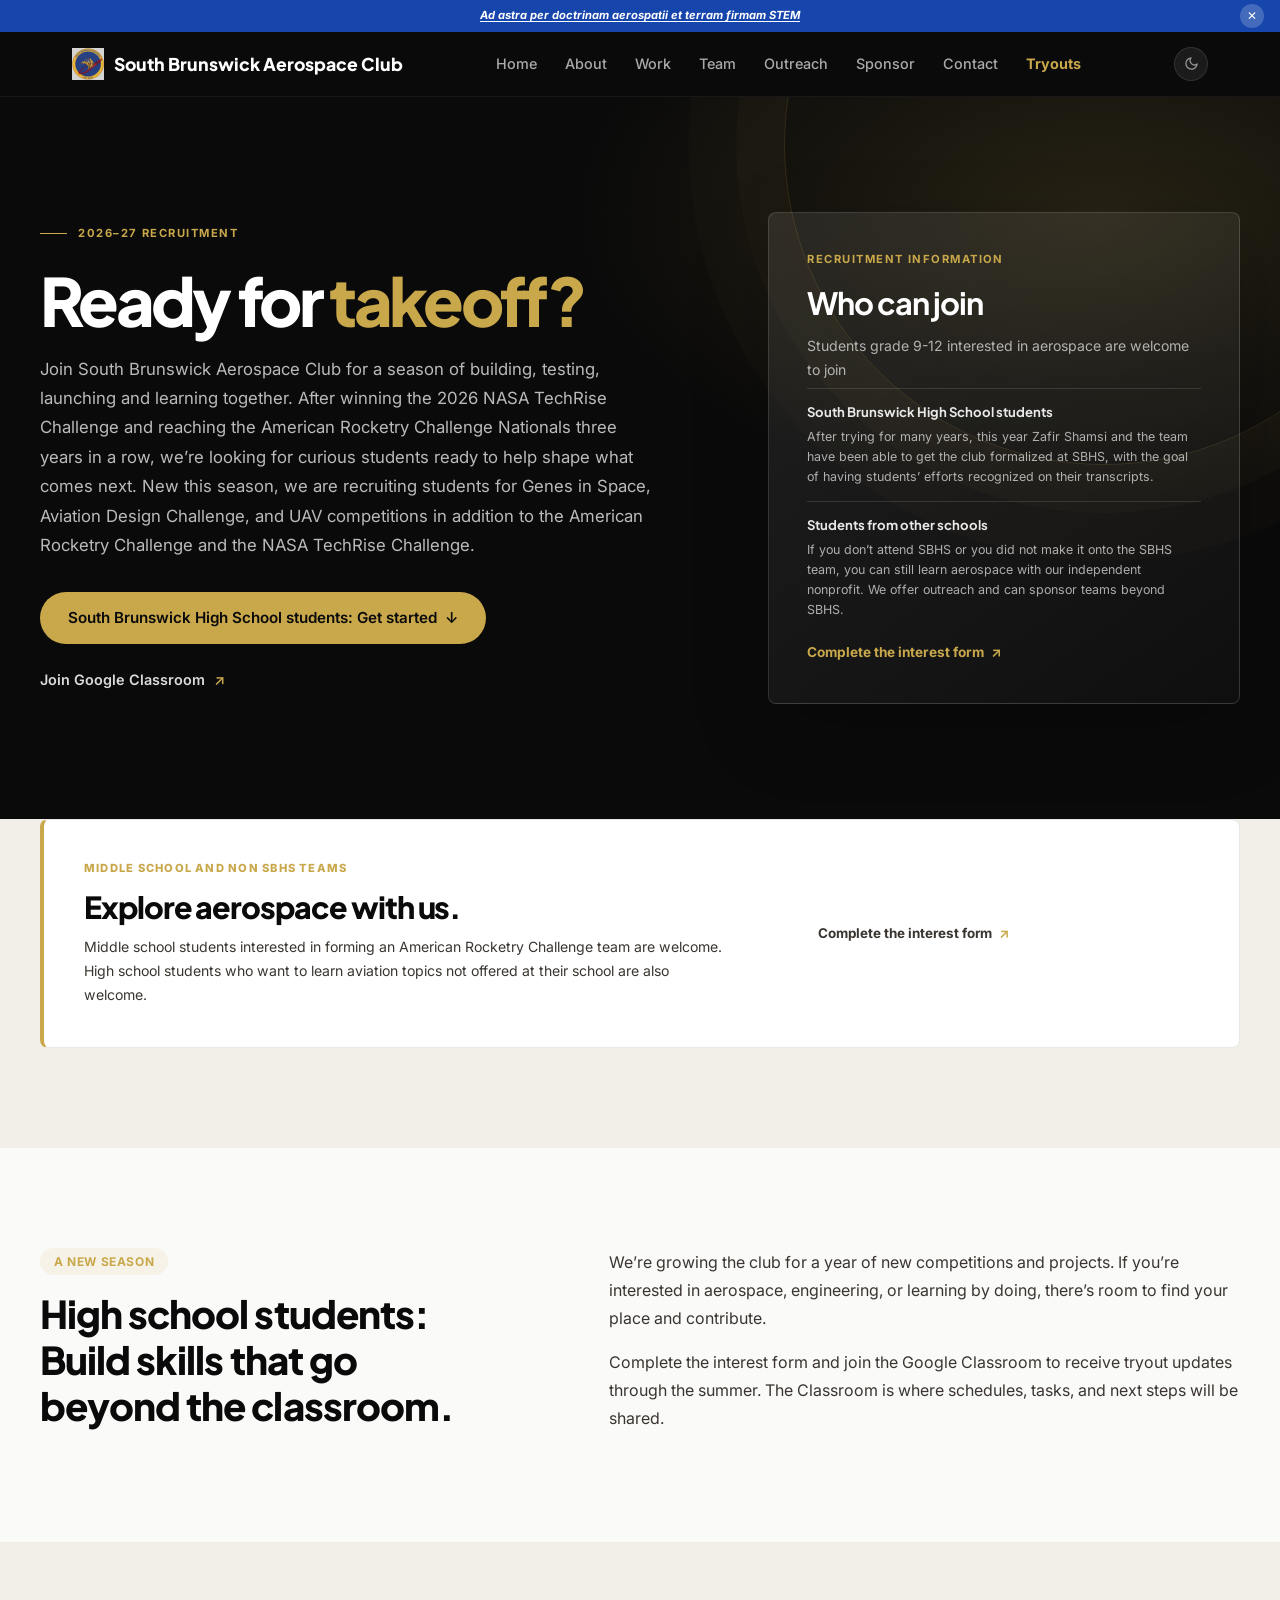
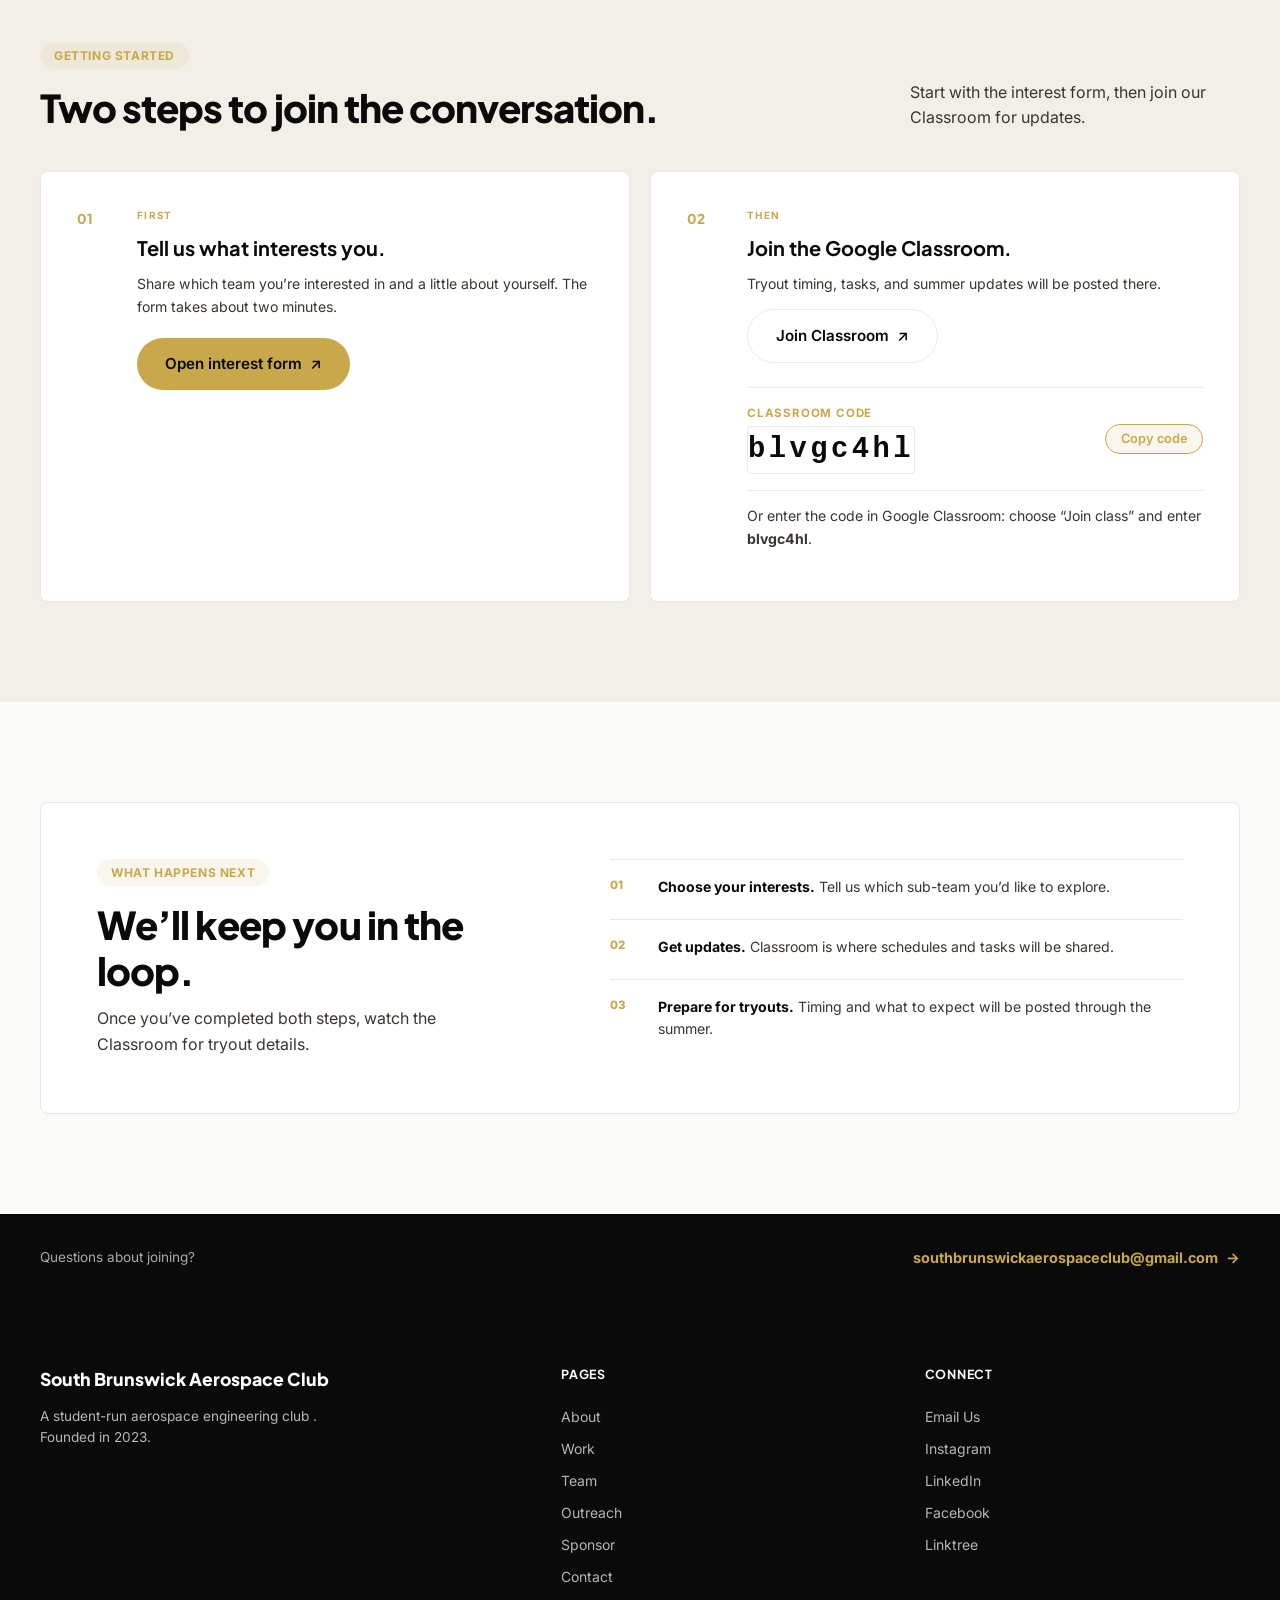
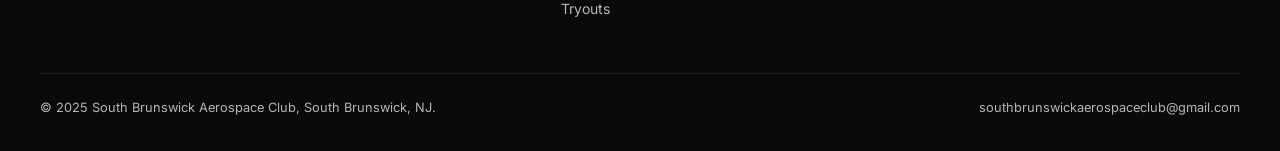
<file: tryouts.html>
<!DOCTYPE html>
<html lang="en" data-theme="light">
<head>
  <meta charset="UTF-8" />
  <meta name="viewport" content="width=device-width, initial-scale=1.0" />
  <title>Tryouts 2026-27 | South Brunswick Aerospace Club </title>
  <meta name="description" content="Express interest in joining SBAerospace / South Brunswick Aerospace Club for the 2026-27 school year. Fill out the Google Form and join our Google Classroom." />
  <meta name="robots" content="index, follow, max-image-preview:large" />
  <link rel="canonical" href="https://sbaerospace.github.io/tryouts.html" />
  <link rel="icon" type="image/png" href="assets/favicon.png" />
  <link rel="stylesheet" href="style.css?v=club-motto-font-size" />
  <script src="main.js?v=club-motto-link" defer></script>
</head>
<body class="tryouts-page">
  <a href="#main" class="skip-link">Skip to content</a>

  <header>
    <div class="nav-inner">
      <a href="index.html" class="logo">

        <img src="assets/logo/LogoSB.JPG" alt="South Brunswick Aerospace logo" />
        South Brunswick Aerospace Club

  
      </a>
      <nav class="nav-links" aria-label="Primary navigation">
        <a href="index.html">Home</a>
        <a href="about.html">About</a>
        <a href="projects.html">Work</a>
        <a href="teams.html">Team</a>
        <a href="outreach.html">Outreach</a>
        <a href="sponsor.html">Sponsor</a>
        <a href="contact.html">Contact</a>
        <a href="tryouts.html" style="color: var(--accent); font-weight: 700;">Tryouts</a>
      </nav>
      <div class="nav-actions">
        <button class="theme-toggle" id="themeToggle" aria-label="Toggle dark mode">
          <svg class="icon-moon" viewBox="0 0 24 24" fill="none" stroke="currentColor" stroke-width="2" stroke-linecap="round" stroke-linejoin="round" aria-hidden="true">
            <path d="M21 12.79A9 9 0 1 1 11.21 3 7 7 0 0 0 21 12.79z"/>
          </svg>
          <svg class="icon-sun" viewBox="0 0 24 24" fill="none" stroke="currentColor" stroke-width="2" stroke-linecap="round" stroke-linejoin="round" aria-hidden="true">
            <circle cx="12" cy="12" r="5"/>
            <line x1="12" y1="1" x2="12" y2="3"/><line x1="12" y1="21" x2="12" y2="23"/>
            <line x1="4.22" y1="4.22" x2="5.64" y2="5.64"/><line x1="18.36" y1="18.36" x2="19.78" y2="19.78"/>
            <line x1="1" y1="12" x2="3" y2="12"/><line x1="21" y1="12" x2="23" y2="12"/>
            <line x1="4.22" y1="19.78" x2="5.64" y2="18.36"/><line x1="18.36" y1="5.64" x2="19.78" y2="4.22"/>
          </svg>
        </button>

        <button class="hamburger" id="hamburger" aria-label="Open menu" aria-expanded="false">
          <span></span><span></span><span></span>
        </button>
      </div>
    </div>
  </header>

  <nav class="mobile-nav" id="mobileNav" aria-label="Mobile navigation">
    <a href="index.html">Home</a>
    <a href="about.html">About</a>
    <a href="projects.html">Work</a>
    <a href="teams.html">Team</a>
    <a href="outreach.html">Outreach</a>
    <a href="sponsor.html">Sponsor</a>
    <a href="contact.html">Contact</a>
    <a href="tryouts.html" style="color: var(--accent);">Tryouts →</a>
  </nav>

  <main id="main" class="tryouts-main">
    <section class="tryouts-hero" aria-labelledby="tryouts-title">
      <div class="container tryouts-hero-grid">
        <div class="tryouts-hero-copy">
          <div class="tryouts-eyebrow"><span></span> 2026–27 recruitment</div>
          <h1 id="tryouts-title">Ready for <em>takeoff?</em></h1>
          <p>
            Join South Brunswick Aerospace Club for a season of building, testing, launching and learning together.
            After winning the 2026 NASA TechRise Challenge and reaching the American Rocketry Challenge Nationals three years in a row,
            we’re looking for curious students ready to help shape what comes next. New this season, we are recruiting students for 
            Genes in Space, Aviation Design Challenge, and UAV competitions in addition to the American Rocketry Challenge and the
            NASA TechRise Challenge.
          </p>
          <div class="tryouts-hero-actions">
            <a class="btn btn-primary" href="#interest-form"> South Brunswick High School students: Get started <span aria-hidden="true">↓</span></a>
            <a class="tryouts-classroom-link" href="https://classroom.google.com/c/ODY2NTg5MzAxNTU4?cjc=blvgc4hl" target="_blank" rel="noopener noreferrer">
              Join Google Classroom <span aria-hidden="true">↗</span>
            </a>
          </div>
        </div>
        <aside class="tryouts-hero-note" aria-labelledby="tryouts-who-title">
          <div class="tryouts-note-index">Recruitment information</div>
          <h2 id="tryouts-who-title">Who can join</h2>
          
          <p class="tryouts-who-lead">Students grade 9-12 interested in aerospace are welcome to join</p>
          <div class="tryouts-who-groups">
            <section class="tryouts-who-group">
              <h3>South Brunswick High School students</h3>
              <p>After trying for many years, this year Zafir Shamsi and the team have been able to get the club formalized 
                at SBHS, with the goal of having students’ efforts recognized on their transcripts.</p>
            </section>
            <section class="tryouts-who-group">
              <h3>Students from other schools</h3>
              <p>If you don’t attend SBHS or you did not make it onto the SBHS team, you can still learn aerospace with 
                our independent nonprofit. We offer outreach and can sponsor teams beyond SBHS.</p>
            </section>
          </div>
          
          <a href="https://docs.google.com/forms/d/e/1FAIpQLScKnWV9fb6veKXo6qlM8VXtZwQ19ExOYLYFEOScdkzH5CSDCw/viewform?pli=1" target="_blank" rel="noopener noreferrer">
            Complete the interest form <span aria-hidden="true">↗</span>
          </a>
        </aside>
      </div>
    </section>

    

    <section class="section tryouts-middle-school" aria-labelledby="tryouts-middle-school-title">
      <div class="container">
        <aside class="tryouts-middle-school-box">
          <div class="tryouts-middle-school-copy">
            <div class="tryouts-middle-school-label">Middle school and non SBHS teams</div>
            <h2 id="tryouts-middle-school-title">Explore aerospace with us.</h2>
            <p>
              Middle school students interested in forming an American Rocketry Challenge team are welcome.
              High school students who want to learn aviation topics not offered at their school are also welcome.
            </p>
          </div>
          <div class="tryouts-middle-school-actions">

            <a href="https://docs.google.com/forms/d/e/1FAIpQLScKnWV9fb6veKXo6qlM8VXtZwQ19ExOYLYFEOScdkzH5CSDCw/viewform?pli=1" target="_blank" rel="noopener noreferrer">
            Complete the interest form <span aria-hidden="true">↗</span>
          </a>
            
          </div>
        </aside>
      </div>
    </section>



    <section class="section tryouts-intro" aria-labelledby="tryouts-intro-title">
      <div class="container tryouts-intro-grid">
        <div class="tryouts-intro-heading">
          <div class="section-label">A new season</div>
          <h2 class="section-title" id="tryouts-intro-title">High school students: Build skills that go beyond the classroom.</h2>
        </div>
        <div class="tryouts-intro-copy">
          <p>
            We’re growing the club for a year of new competitions and projects. If you’re interested in aerospace,
            engineering, or learning by doing, there’s room to find your place and contribute.
          </p>
          <p>
            Complete the interest form and join the Google Classroom to receive tryout updates through the summer.
            The Classroom is where schedules, tasks, and next steps will be shared.
          </p>
        </div>
      </div>
    </section>

    <section class="section tryouts-steps" id="tryout-steps" aria-labelledby="tryouts-steps-title">
      <div class="container">
        <div class="tryouts-section-heading">
          <div>
            <div class="section-label">Getting started</div>
            <h2 class="section-title" id="tryouts-steps-title">Two steps to join the conversation.</h2>
          </div>
          <p class="section-sub">Start with the interest form, then join our Classroom for updates.</p>
        </div>

        <div class="tryouts-step-grid">
          <article class="tryouts-step-card" id="interest-form">
            <div class="tryouts-step-number">01</div>
            <div class="tryouts-step-content">
              <div class="tryouts-step-label">First</div>
              <h3>Tell us what interests you.</h3>
              <p>Share which team you’re interested in and a little about yourself. The form takes about two minutes.</p>
              <a href="https://docs.google.com/forms/d/e/1FAIpQLScKnWV9fb6veKXo6qlM8VXtZwQ19ExOYLYFEOScdkzH5CSDCw/viewform" target="_blank" rel="noopener noreferrer" class="btn btn-primary" id="formLink">
                Open interest form <span aria-hidden="true">↗</span>
              </a>
            </div>
          </article>

          <article class="tryouts-step-card tryouts-classroom-card">
            <div class="tryouts-step-number">02</div>
            <div class="tryouts-step-content">
              <div class="tryouts-step-label">Then</div>
              <h3>Join the Google Classroom.</h3>
              <p>Tryout timing, tasks, and summer updates will be posted there.</p>
              <a href="https://classroom.google.com/c/ODY2NTg5MzAxNTU4?cjc=blvgc4hl" target="_blank" rel="noopener noreferrer" class="btn btn-outline" id="classroomLink">
                Join Classroom <span aria-hidden="true">↗</span>
              </a>
              <div class="tryouts-code-block">
                <div>
                  <div class="info-box-label">Classroom code</div>
                  <div class="classroom-code" id="classroomCodeDisplay">blvgc4hl</div>
                </div>
                <button class="copy-btn" id="copyCode" data-code="blvgc4hl">Copy code</button>
              </div>
              <p class="tryouts-code-hint">Or enter the code in Google Classroom: choose “Join class” and enter <strong>blvgc4hl</strong>.</p>
            </div>
          </article>
        </div>
      </div>
    </section>

    <section class="section tryouts-next" aria-labelledby="tryouts-next-title">
      <div class="container tryouts-next-panel">
        <div class="tryouts-next-heading">
          <div class="section-label">What happens next</div>
          <h2 class="section-title" id="tryouts-next-title">We’ll keep you in the loop.</h2>
          <p class="section-sub">Once you’ve completed both steps, watch the Classroom for tryout details.</p>
        </div>
        <ol class="tryouts-timeline">
          <li><span>01</span><p><strong>Choose your interests.</strong> Tell us which sub-team you’d like to explore.</p></li>
          <li><span>02</span><p><strong>Get updates.</strong> Classroom is where schedules and tasks will be shared.</p></li>
          <li><span>03</span><p><strong>Prepare for tryouts.</strong> Timing and what to expect will be posted through the summer.</p></li>
        </ol>
      </div>
    </section>

    <section class="tryouts-contact" aria-label="Questions">
      <div class="container">
        <p>Questions about joining?</p>
        <a href="mailto:southbrunswickaerospaceclub@gmail.com">southbrunswickaerospaceclub@gmail.com <span aria-hidden="true">→</span></a>
      </div>
    </section>
  </main>

  <footer>
    <div class="footer-inner">
      <div class="footer-brand">
        <h3>South Brunswick Aerospace Club</h3>
        <p>A student-run aerospace engineering club . Founded in 2023.</p>
      </div>
      <div class="footer-col">
        <h4>Pages</h4>
        <a href="about.html">About</a>
        <a href="projects.html">Work</a>
        <a href="teams.html">Team</a>
        <a href="outreach.html">Outreach</a>
        <a href="sponsor.html">Sponsor</a>
        <a href="contact.html">Contact</a>
        <a href="tryouts.html">Tryouts</a>
      </div>
      <div class="footer-col">
        <h4>Connect</h4>
        <a href="mailto:sbhsaerospace@gmail.com">Email Us</a>
        <a href="https://www.instagram.com/sbaerospace/" target="_blank" rel="noopener noreferrer">Instagram</a>
        <a href="https://www.linkedin.com/company/south-brunswick-high-school-aerospace" target="_blank" rel="noopener noreferrer">LinkedIn</a>
        <a href="https://www.facebook.com/people/SB-Aerospace/61559474409905/" target="_blank" rel="noopener noreferrer">Facebook</a>
        <a href="https://linktr.ee/southbrunswickaerospace" target="_blank" rel="noopener noreferrer">Linktree</a>
      </div>
    </div>
    <div class="footer-bottom">
      <span>© <span id="copy-year">2025</span> South Brunswick Aerospace Club, South Brunswick, NJ.</span>
      <a href="mailto:southbrunswickaerospaceclub@gmail.com">southbrunswickaerospaceclub@gmail.com</a>
    </div>
  </footer>

</body>
</html>
</file>
<file: style.css>
@import url('https://fonts.googleapis.com/css2?family=Inter:wght@300;400;500;600;700&family=Plus+Jakarta+Sans:ital,wght@0,400;0,500;0,600;0,700;0,800;1,400&display=swap');

/* ─── DESIGN TOKENS ─────────────────────────────────────── */
:root {
  /* Light mode: Gold & Black */
  --bg:          #FAFAF8;
  --bg-card:     #FFFFFF;
  --bg-nav:      #0A0A0A;
  --surface:     #F2EFE8;
  --border:      rgba(0,0,0,0.09);
  --text:        #0A0A0A;
  --text-2:      #3A3530;
  --text-muted:  #7A736A;
  --accent:      #C9A84C;
  --accent-dark: #A8863A;
  --accent-bg:   rgba(201,168,76,0.10);
  --nav-text:    #FFFFFF;
  --nav-link:    rgba(255,255,255,0.65);
  --shadow-sm:   0 1px 3px rgba(0,0,0,0.02);
  --shadow-md:   0 4px 12px rgba(0,0,0,0.03);
  --radius-sm:   4px;
  --radius-md:   6px;
  --radius-lg:   8px;
  --radius-pill: 999px;
  --ease:        cubic-bezier(0.16,1,0.3,1);
  --font-head:   'Plus Jakarta Sans', system-ui, sans-serif;
  --font-body:   'Inter', system-ui, sans-serif;
}

[data-theme="dark"] {
  --bg:          #0C0B09;
  --bg-card:     #161410;
  --bg-nav:      #080807;
  --surface:     #1E1B14;
  --border:      rgba(255,255,255,0.08);
  --text:        #F5F0E8;
  --text-2:      #C8BFA8;
  --text-muted:  #7A7060;
  --accent:      #D4AF51;
  --accent-dark: #E8C86A;
  --accent-bg:   rgba(212,175,81,0.12);
  --nav-text:    #F5F0E8;
  --nav-link:    rgba(245,240,232,0.60);
  --shadow-sm:   none;
  --shadow-md:   none;
}

/* ─── RESET ──────────────────────────────────────────────── */
*,*::before,*::after { box-sizing: border-box; margin: 0; padding: 0; }
html { scroll-behavior: smooth; -webkit-font-smoothing: antialiased; }
body {
  font-family: var(--font-body);
  background: var(--bg);
  color: var(--text);
  line-height: 1.6;
  transition: background 0.35s var(--ease), color 0.35s var(--ease);
  overflow-x: hidden;
}
img { display: block; max-width: 100%; }
a { color: inherit; text-decoration: none; }
button { font-family: inherit; cursor: pointer; border: none; background: none; }
ul { list-style: none; }

/* Selection */
::selection { background: var(--accent); color: #fff; }

/* Custom scrollbar */
::-webkit-scrollbar { width: 6px; }
::-webkit-scrollbar-track { background: var(--bg); }
::-webkit-scrollbar-thumb { background: var(--surface); border-radius: 6px; }

/* ─── SKIP LINK ──────────────────────────────────────────── */
.skip-link {
  position: absolute; top: -999px; left: 20px;
  background: var(--accent); color: #fff;
  padding: 0.6rem 1.2rem; border-radius: var(--radius-sm);
  font-weight: 600; z-index: 9999;
}
.skip-link:focus { top: 16px; }

/* ─── ANNOUNCEMENT BANNER ───────────────────────────────── */
.announce-banner {
  background: #1645ac; color: #FFFFFF;
  text-align: center; padding: 0.5rem 3rem;
  font-size: 0.82rem; font-weight: 600;
  display: flex; flex-direction: column; align-items: center; justify-content: center; gap: 0.15rem;
  position: relative; z-index: 200;
}
.announce-banner-main {
  display: flex;
  align-items: center;
  justify-content: center;
  flex-wrap: wrap;
  gap: 0.25rem 1rem;
}
.announce-banner-motto {
  max-width: 100%;
  color: rgba(255,255,255,0.88);
  font-size: 0.7rem;
  font-style: italic;
  font-weight: 500;
  line-height: 1.4;
}
.announce-banner a {
  color: #FFFFFF; text-decoration: underline; text-underline-offset: 2px;
  font-weight: 700;
}
.announce-banner-close {
  position: absolute; top: 50%; right: 1rem;
  width: 24px; height: 24px; border-radius: 50%;
  background: rgba(255,255,255,0.2);
  display: flex; align-items: center; justify-content: center;
  font-size: 0.75rem; line-height: 1; cursor: pointer; border: none;
  color: #FFFFFF; font-weight: 700;
  transform: translateY(-50%);
  transition: background 0.2s;
}
.announce-banner-close:hover { background: rgba(255,255,255,0.3); }
.announce-banner.hidden { display: none; }

@media (max-width: 640px) {
  .announce-banner { padding: 0.5rem 2.75rem 0.55rem 1rem; }
  .announce-banner-main { gap: 0.2rem 0.75rem; font-size: 0.76rem; }
  .announce-banner-motto { font-size: 0.67rem; }
}

/* ─── NAV ────────────────────────────────────────────────── */
header {
  position: sticky; top: 0; left: 0; right: 0; z-index: 100;
  background: var(--bg-nav);
  border-bottom: 1px solid rgba(255,255,255,0.06);
  transition: background 0.35s var(--ease);
}
.nav-inner {
  max-width: 1200px; margin: 0 auto;
  padding: 0 2rem;
  height: 64px;
  display: flex; align-items: center; justify-content: space-between; gap: 2rem;
}
.logo {
  display: flex; align-items: center; gap: 10px;
  font-family: var(--font-head); font-weight: 800; font-size: 1.1rem;
  color: var(--nav-text);
}
.logo img { width: 32px; height: 32px; object-fit: contain; }

.nav-links {
  display: flex; align-items: center; gap: 1.75rem;
}
.nav-links a {
  color: var(--nav-link); font-size: 0.9rem; font-weight: 500;
  transition: color 0.2s;
}
.nav-links a:hover, .nav-links a.active { color: var(--nav-text); }

.nav-actions {
  display: flex; align-items: center; gap: 0.75rem;
}

/* Theme toggle: clean SVG icons */
.theme-toggle {
  width: 34px; height: 34px; border-radius: 50%;
  background: rgba(255,255,255,0.07);
  border: 1px solid rgba(255,255,255,0.10);
  display: flex; align-items: center; justify-content: center;
  color: rgba(255,255,255,0.55);
  transition: background 0.2s, color 0.2s;
  flex-shrink: 0;
}
.theme-toggle:hover { background: rgba(255,255,255,0.13); color: rgba(255,255,255,0.9); }
.theme-toggle svg { display: block; width: 15px; height: 15px; }
/* Light mode → show moon (offer dark) */
.theme-toggle .icon-sun  { display: none; }
.theme-toggle .icon-moon { display: block; }
/* Dark mode → show sun (offer light) */
[data-theme="dark"] .theme-toggle .icon-sun  { display: block; }
[data-theme="dark"] .theme-toggle .icon-moon { display: none; }

/* Social icon links: same style as theme-toggle */
.social-icon {
  width: 34px; height: 34px; border-radius: 50%;
  background: rgba(255,255,255,0.07);
  border: 1px solid rgba(255,255,255,0.10);
  display: flex; align-items: center; justify-content: center;
  color: rgba(255,255,255,0.55);
  transition: background 0.2s, color 0.2s;
  flex-shrink: 0;
}
.social-icon:hover { background: rgba(255,255,255,0.13); color: rgba(255,255,255,0.9); }
.social-icon svg { display: block; width: 15px; height: 15px; }

/* Social divider line */
.nav-social-divider {
  width: 1px; height: 20px;
  background: rgba(255,255,255,0.12);
  flex-shrink: 0;
}

.btn-nav {
  padding: 0.5rem 1.25rem;
  background: #2563EB; color: #FFFFFF;
  border-radius: var(--radius-pill);
  font-size: 0.875rem; font-weight: 700;
  transition: background 0.2s, transform 0.2s var(--ease);
}
.btn-nav:hover { background: #1D4ED8; transform: translateY(-1px); }

/* Mobile toggle */
.hamburger {
  display: none; flex-direction: column; gap: 4px; padding: 4px;
}
.hamburger span {
  display: block; width: 22px; height: 2px;
  background: var(--nav-text); border-radius: 2px;
  transition: transform 0.3s var(--ease), opacity 0.2s;
}

/* Mobile nav */
.mobile-nav {
  display: flex;
  position: fixed; top: 64px; left: 0; right: 0; bottom: 0;
  background: var(--bg-nav); z-index: 99;
  padding: 2rem; flex-direction: column; gap: 1.5rem;
  transform: translateX(100%); transition: transform 0.35s var(--ease);
  visibility: hidden;
}
.mobile-nav.open { transform: translateX(0); visibility: visible; }
.mobile-nav a {
  color: var(--nav-link); font-size: 1.3rem; font-weight: 600;
  padding: 0.5rem 0; border-bottom: 1px solid rgba(255,255,255,0.06);
}
.mobile-nav a:hover { color: var(--nav-text); }

/* ─── BUTTONS ────────────────────────────────────────────── */
.btn {
  display: inline-flex; align-items: center; gap: 8px;
  padding: 0.85rem 1.75rem; border-radius: var(--radius-pill);
  font-family: var(--font-body); font-size: 0.95rem; font-weight: 600;
  transition: transform 0.2s var(--ease), box-shadow 0.2s;
}
.btn-primary {
  background: var(--accent); color: #0A0A0A;
}
.btn-primary:hover { background: var(--accent-dark); transform: translateY(-2px); box-shadow: 0 8px 24px rgba(201,168,76,0.30); }

.btn-outline {
  background: transparent; color: var(--text);
  border: 1.5px solid var(--border);
}
.btn-outline:hover { border-color: var(--text); transform: translateY(-2px); }

.btn-dark {
  background: var(--text); color: var(--bg);
}
.btn-dark:hover { opacity: 0.85; transform: translateY(-2px); }

/* ─── HERO ───────────────────────────────────────────────── */
.hero {
  min-height: 100vh;
  display: flex; align-items: center;
  padding: 120px 2rem 80px;
  position: relative; overflow: hidden;
}
.hero-bg-dots {
  position: absolute; inset: 0; z-index: 0;
  background-image: radial-gradient(circle, var(--border) 1px, transparent 1px);
  background-size: 28px 28px;
  opacity: 0.6;
}
.hero-inner {
  max-width: 1200px; margin: 0 auto; width: 100%;
  display: grid; grid-template-columns: 1fr 1fr; gap: 4rem; align-items: center;
  position: relative; z-index: 1;
}
.hero-label {
  display: inline-block;
  background: var(--accent-bg); color: var(--accent);
  border: 1px solid currentColor; border-radius: var(--radius-pill);
  padding: 4px 14px; font-size: 0.75rem; font-weight: 700;
  letter-spacing: 0.06em; text-transform: uppercase;
  margin-bottom: 1.5rem;
}
.hero-title {
  font-family: var(--font-head); font-size: clamp(2.8rem, 5vw, 4.5rem);
  font-weight: 800; line-height: 1.1; letter-spacing: -0.03em;
  margin-bottom: 1.25rem;
}
.hero-title em { font-style: normal; color: var(--accent); }
.hero-sub {
  font-size: 1.1rem; color: var(--text-2); line-height: 1.65;
  max-width: 480px; margin-bottom: 2.5rem;
}
.hero-btns { display: flex; gap: 0.85rem; flex-wrap: wrap; }

/* Hero card / widget */
.hero-widget {
  background: var(--bg-card);
  border: 1px solid var(--border);
  border-radius: var(--radius-lg); padding: 2rem;
  box-shadow: var(--shadow-md);
}
.widget-label {
  font-size: 0.72rem; font-weight: 700; text-transform: uppercase;
  letter-spacing: 0.07em; color: var(--text-muted); margin-bottom: 1rem;
}
.widget-row {
  display: flex; justify-content: space-between; align-items: center;
  padding: 0.75rem 0; border-bottom: 1px solid var(--border);
}
.widget-row:last-child { border-bottom: none; }
.widget-row-left { font-size: 0.88rem; color: var(--text-2); }
.widget-row-right {
  font-family: var(--font-head); font-weight: 700; font-size: 0.92rem; color: var(--text);
}
.widget-row-right.green { color: var(--accent); }

.widget-bar-wrap { margin-top: 0.5rem; }
.widget-bar-bg {
  width: 100%; height: 6px; background: var(--surface);
  border-radius: 10px; overflow: hidden;
}
.widget-bar {
  height: 100%; background: var(--accent); border-radius: 10px;
  width: 0; transition: width 1.2s var(--ease);
}

/* ─── SECTION BASE ───────────────────────────────────────── */
.section { padding: 100px 2rem; }
.section-sm { padding: 60px 2rem; }
.container { max-width: 1200px; margin: 0 auto; }

.section-label {
  display: inline-block;
  background: var(--accent-bg); color: var(--accent);
  border-radius: var(--radius-pill);
  padding: 4px 14px; font-size: 0.75rem; font-weight: 700;
  letter-spacing: 0.05em; text-transform: uppercase;
  margin-bottom: 1rem;
}
.section-title {
  font-family: var(--font-head); font-size: clamp(1.8rem, 3vw, 2.75rem);
  font-weight: 800; line-height: 1.2; letter-spacing: -0.025em;
  margin-bottom: 0.75rem;
}
.section-title em { font-style: normal; color: var(--accent); }
.section-sub {
  font-size: 1rem; color: var(--text-2); line-height: 1.6; max-width: 560px;
}
.section-header { margin-bottom: 3rem; }
.section-header.center { text-align: center; }
.section-header.center .section-sub { margin: 0 auto; }

/* ─── PROGRAM SPLIT (Schoolhouse style) ──────────────────── */
.program-split {
  display: grid; grid-template-columns: 1fr 1fr; gap: 0;
  border: 1px solid var(--border); border-radius: var(--radius-lg); overflow: hidden;
}
.program-list { padding: 2rem; border-right: 1px solid var(--border); }
.program-item {
  padding: 1.5rem 1rem; cursor: pointer;
  border-radius: var(--radius-sm);
  transition: background 0.2s;
}
.program-item.active { background: var(--surface); }
.program-item h3 {
  font-family: var(--font-head); font-size: 1.35rem; font-weight: 700;
  color: var(--text-muted); transition: color 0.2s; margin-bottom: 0.25rem;
}
.program-item.active h3 { color: var(--accent); }
.program-item p { font-size: 0.85rem; color: var(--text-muted); }
.program-item.active p { color: var(--text-2); }
.program-border {
  width: 3px; background: var(--accent);
  border-radius: 3px; margin: 2rem 0;
  display: none;
}
.program-item.active .program-border { display: block; }

.program-detail {
  padding: 2.5rem; background: var(--text); color: #fff;
  display: flex; flex-direction: column; justify-content: center;
}
[data-theme="dark"] .program-detail { background: var(--surface); color: var(--text); }
.program-detail h2 {
  font-family: var(--font-head); font-size: 1.75rem; font-weight: 800; margin-bottom: 1rem;
}
.program-detail p { font-size: 0.95rem; line-height: 1.65; opacity: 0.8; margin-bottom: 1.5rem; }
.program-detail-features { display: flex; flex-direction: column; gap: 0.6rem; }
.program-feature {
  display: flex; align-items: center; gap: 8px; font-size: 0.875rem; opacity: 0.85;
}
.program-feature::before { content: '✓'; color: var(--accent); font-weight: 700; }

/* ─── STATS STRIP ────────────────────────────────────────── */
.stats-strip {
  background: var(--text); color: #fff;
  padding: 3rem 2rem;
}
[data-theme="dark"] .stats-strip { background: var(--surface); color: var(--text); }
.stats-strip .container { display: flex; justify-content: space-around; flex-wrap: wrap; gap: 2rem; }
.stat-item { text-align: center; }
.stat-num {
  font-family: var(--font-head); font-size: 2.75rem; font-weight: 800; line-height: 1;
  color: var(--accent); margin-bottom: 0.25rem;
}
.stat-label { font-size: 0.85rem; opacity: 0.7; }

/* ─── CARDS GRID ─────────────────────────────────────────── */
.cards-grid {
  display: grid; grid-template-columns: repeat(auto-fill, minmax(300px, 1fr));
  gap: 1.25rem;
}
.card {
  background: var(--bg-card); border: 1px solid var(--border);
  border-radius: var(--radius-sm); padding: 1.75rem;
  transition: border-color 0.2s var(--ease);
}
.card:hover { border-color: var(--accent); }
.card-icon { display: none; }
.card h3 {
  font-family: var(--font-head); font-size: 1.05rem; font-weight: 700; margin-bottom: 0.5rem;
}
.card p { font-size: 0.875rem; color: var(--text-2); line-height: 1.55; }

.card-num-header {
  font-family: var(--font-body);
  font-size: 0.68rem;
  font-weight: 700;
  letter-spacing: 0.15em;
  color: var(--accent);
  margin-bottom: 1.25rem;
  text-transform: uppercase;
  display: flex;
  align-items: center;
  gap: 8px;
}
.card-num-header::after {
  content: '';
  flex-grow: 1;
  height: 1px;
  background: var(--border);
}

.team-initials {
  width: 48px; height: 48px; border-radius: var(--radius-sm);
  background: var(--accent-bg); border: 1px solid var(--accent);
  color: var(--accent); font-family: var(--font-head);
  font-weight: 800; font-size: 0.95rem;
  display: flex; align-items: center; justify-content: center;
  margin-bottom: 1.25rem;
  letter-spacing: 0.05em;
  text-transform: uppercase;
}

/* ─── WORK TABS ──────────────────────────────────────────── */
.tab-bar {
  display: flex; gap: 0.5rem; margin-bottom: 2.5rem;
  border-bottom: 2px solid var(--border); padding-bottom: 0;
}
.tab-btn {
  padding: 0.65rem 1.25rem; font-size: 0.9rem; font-weight: 600;
  color: var(--text-muted); border-radius: var(--radius-sm) var(--radius-sm) 0 0;
  border-bottom: 2px solid transparent; margin-bottom: -2px;
  transition: color 0.2s, border-color 0.2s;
}
.tab-btn.active { color: var(--accent); border-bottom-color: var(--accent); }
.tab-btn:hover:not(.active) { color: var(--text); }

.tab-panel { display: none; }
.tab-panel.active { display: block; }

/* Project card (image top) */
.project-card {
  background: var(--bg-card); border: 1px solid var(--border);
  border-radius: var(--radius-sm); overflow: hidden;
  transition: border-color 0.2s var(--ease);
}
.project-card:hover { border-color: var(--accent); }
.project-card-img {
  height: 200px; background: var(--surface); overflow: hidden;
}
.project-card-img img { width: 100%; height: 100%; object-fit: cover; }
.project-card-body { padding: 1.5rem; }
.project-card-tags { display: flex; gap: 6px; flex-wrap: wrap; margin-bottom: 0.85rem; }
.pill-tag {
  background: var(--accent-bg); color: var(--accent);
  border: 1px solid var(--accent); border-radius: var(--radius-pill);
  padding: 2px 10px; font-size: 0.7rem; font-weight: 700; text-transform: uppercase;
}
.pill-tag.neutral {
  background: var(--surface); color: var(--text-2); border-color: var(--border);
}
.project-card-body h3 {
  font-family: var(--font-head); font-size: 1.05rem; font-weight: 700;
  margin-bottom: 0.5rem;
}
.project-card-body p { font-size: 0.875rem; color: var(--text-2); line-height: 1.5; margin-bottom: 1.25rem; }
.project-specs-row {
  display: flex; gap: 1.5rem; border-top: 1px solid var(--border); padding-top: 1rem;
  flex-wrap: wrap;
}
.spec { }
.spec-key { font-size: 0.68rem; text-transform: uppercase; letter-spacing: 0.05em; color: var(--text-muted); }
.spec-val { font-size: 0.85rem; font-weight: 700; color: var(--text); }

/* ─── TEAM CARDS ─────────────────────────────────────────── */
.team-grid {
  display: grid; grid-template-columns: repeat(auto-fill, minmax(260px, 1fr)); gap: 1.25rem;
}
.team-card {
  background: var(--bg-card); border: 1px solid var(--border);
  border-radius: var(--radius-sm); padding: 1.75rem;
  transition: border-color 0.2s var(--ease);
}
.team-card:hover { border-color: var(--accent); }
.team-card-icon {
  width: 48px; height: 48px; border-radius: var(--radius-sm);
  background: var(--accent-bg); display: flex; align-items: center; justify-content: center;
  font-size: 1.5rem; margin-bottom: 1.25rem;
}
.team-card h3 {
  font-family: var(--font-head); font-size: 1.05rem; font-weight: 700; margin-bottom: 0.35rem;
}
.team-card .role-tag {
  font-size: 0.72rem; font-weight: 700; color: var(--accent); text-transform: uppercase;
  letter-spacing: 0.05em; margin-bottom: 0.75rem;
}
.team-card p { font-size: 0.85rem; color: var(--text-2); line-height: 1.5; margin-bottom: 1rem; }
.team-skills { display: flex; flex-wrap: wrap; gap: 5px; }
.skill-chip {
  background: var(--surface); color: var(--text-2);
  border-radius: var(--radius-pill); padding: 2px 10px; font-size: 0.7rem; font-weight: 600;
}

/* Division cards (teams page) */
.division-grid { display: grid; grid-template-columns: repeat(auto-fill, minmax(280px, 1fr)); gap: 1.25rem; }
.division-card {
  background: var(--bg-card); border: 1px solid var(--border);
  border-radius: var(--radius-sm); padding: 2.25rem;
  transition: border-color 0.2s var(--ease);
}
.division-card:hover { border-color: var(--accent); }
.division-card-head { display: flex; align-items: center; gap: 1rem; margin-bottom: 1.25rem; }
.division-icon {
  width: 52px; height: 52px; border-radius: var(--radius-sm);
  background: var(--accent-bg); display: flex; align-items: center; justify-content: center; font-size: 1.6rem;
}
.division-card h3 { font-family: var(--font-head); font-size: 1.2rem; font-weight: 800; margin-bottom: 2px; }
.division-card .sub { font-size: 0.78rem; color: var(--text-muted); font-weight: 600; text-transform: uppercase; }
.division-card p { font-size: 0.875rem; color: var(--text-2); line-height: 1.55; margin-bottom: 1.25rem; }
.division-specs { display: grid; grid-template-columns: 1fr 1fr; gap: 0.75rem; }
.div-spec-item { background: var(--surface); border-radius: var(--radius-sm); padding: 0.75rem; }
.div-spec-key { font-size: 0.66rem; text-transform: uppercase; letter-spacing: 0.05em; color: var(--text-muted); margin-bottom: 2px; }
.div-spec-val { font-size: 0.85rem; font-weight: 700; color: var(--text); }

/* ─── TIMELINE ───────────────────────────────────────────── */
.timeline { position: relative; padding-left: 2rem; }
.timeline::before {
  content: ''; position: absolute; left: 7px; top: 8px; bottom: 8px;
  width: 2px; background: var(--border);
}
.timeline-item { position: relative; padding-bottom: 2.5rem; }
.timeline-item::before {
  content: ''; position: absolute; left: -2rem; top: 6px;
  width: 10px; height: 10px; border-radius: 50%;
  background: var(--bg); border: 2.5px solid var(--accent);
  transition: background 0.2s;
}
.timeline-item:hover::before { background: var(--accent); }
.timeline-date {
  font-size: 0.75rem; font-weight: 700; text-transform: uppercase;
  letter-spacing: 0.06em; color: var(--accent); margin-bottom: 0.25rem;
}
.timeline-item h4 {
  font-family: var(--font-head); font-size: 1.05rem; font-weight: 700; margin-bottom: 0.4rem;
}
.timeline-item p { font-size: 0.875rem; color: var(--text-2); line-height: 1.55; max-width: 580px; }

/* ─── SPONSORSHIP TIERS ──────────────────────────────────── */
.tier-grid { display: grid; grid-template-columns: repeat(auto-fill, minmax(260px, 1fr)); gap: 1.25rem; }
.tier-card {
  background: var(--bg-card); border: 1.5px solid var(--border);
  border-radius: var(--radius-sm); padding: 2rem;
  display: flex; flex-direction: column; gap: 1rem;
  transition: border-color 0.2s var(--ease);
}
.tier-card:hover { border-color: var(--accent); }
.tier-card.featured { border-color: var(--accent); }
.tier-name { font-size: 0.72rem; font-weight: 700; text-transform: uppercase; letter-spacing: 0.07em; color: var(--text-muted); }
.tier-amount { font-family: var(--font-head); font-size: 2rem; font-weight: 800; color: var(--text); }
.tier-desc { font-size: 0.875rem; color: var(--text-2); line-height: 1.5; }
.tier-features { display: flex; flex-direction: column; gap: 0.5rem; margin-top: auto; }
.tier-feature { display: flex; align-items: flex-start; gap: 8px; font-size: 0.85rem; color: var(--text-2); }
.tier-feature::before { content: '✓'; color: var(--accent); font-weight: 700; flex-shrink: 0; }

/* ─── FORM ───────────────────────────────────────────────── */
.form-wrap {
  background: var(--bg-card); border: 1px solid var(--border);
  border-radius: var(--radius-lg); padding: 2.5rem; max-width: 560px;
}
.form-group { margin-bottom: 1.25rem; }
.form-group label {
  display: block; font-size: 0.85rem; font-weight: 600; margin-bottom: 0.4rem;
}
.form-group input, .form-group textarea, .form-group select {
  width: 100%; padding: 0.75rem 1rem;
  background: var(--bg); border: 1.5px solid var(--border);
  border-radius: var(--radius-sm); color: var(--text);
  font-family: var(--font-body); font-size: 0.9rem;
  transition: border-color 0.2s;
}
.form-group input:focus, .form-group textarea:focus {
  outline: none; border-color: var(--accent);
  box-shadow: 0 0 0 3px var(--accent-bg);
}
.form-group small { font-size: 0.75rem; color: var(--text-muted); margin-top: 0.25rem; display: block; }
.amount-radio-group { display: grid; grid-template-columns: repeat(4, 1fr); gap: 0.6rem; }
.amount-radio input { display: none; }
.amount-radio label {
  display: block; text-align: center;
  padding: 0.65rem; border: 1.5px solid var(--border);
  border-radius: var(--radius-sm); cursor: pointer; font-weight: 600; font-size: 0.9rem;
  transition: border-color 0.2s, background 0.2s;
}
.amount-radio input:checked + label { border-color: var(--accent); background: var(--accent-bg); color: var(--accent); }

/* ─── FAQ ────────────────────────────────────────────────── */
.faq-list { max-width: 720px; margin: 0 auto; }
.faq-item { border-bottom: 1px solid var(--border); }
.faq-q {
  width: 100%; text-align: left; padding: 1.25rem 0;
  display: flex; justify-content: space-between; align-items: center;
  font-family: var(--font-head); font-size: 1rem; font-weight: 600; color: var(--text);
}
.faq-q .faq-icon { font-size: 1.25rem; color: var(--text-muted); transition: transform 0.3s var(--ease); }
.faq-item.open .faq-icon { transform: rotate(45deg); }
.faq-a {
  overflow: hidden; max-height: 0; transition: max-height 0.4s var(--ease);
}
.faq-a p { padding: 0 0 1.25rem; font-size: 0.9rem; color: var(--text-2); line-height: 1.6; }

/* ─── CONTACT GRID ───────────────────────────────────────── */
.contact-grid { display: grid; grid-template-columns: 1fr 1.4fr; gap: 3rem; align-items: start; }
.contact-info h3 { font-family: var(--font-head); font-size: 1.25rem; font-weight: 700; margin-bottom: 1.5rem; }
.contact-channel { display: flex; align-items: flex-start; gap: 1rem; margin-bottom: 1.5rem; }
.channel-icon-wrap {
  width: 40px; height: 40px; border-radius: 50%; background: var(--surface);
  display: flex; align-items: center; justify-content: center; font-size: 1.1rem; flex-shrink: 0;
}
.channel-label { font-size: 0.75rem; text-transform: uppercase; letter-spacing: 0.05em; color: var(--text-muted); font-weight: 700; }
.channel-val { font-size: 0.9rem; color: var(--text); font-weight: 500; }
.channel-val a { color: var(--accent); }

/* ─── CTA BANNER ─────────────────────────────────────────── */
.cta-banner {
  background: var(--text); color: #fff;
  border-radius: var(--radius-lg); padding: 4rem;
  text-align: center;
}
[data-theme="dark"] .cta-banner { background: var(--surface); color: var(--text); }
.cta-banner h2 { font-family: var(--font-head); font-size: 2rem; font-weight: 800; margin-bottom: 0.75rem; }
.cta-banner p { opacity: 0.75; max-width: 500px; margin: 0 auto 2rem; line-height: 1.6; }

/* ─── SCHOOL STRIP ───────────────────────────────────────── */
.school-strip {
  background: var(--surface); padding: 1.5rem 2rem;
}
.school-strip .container {
  display: flex; align-items: center; gap: 2.5rem; flex-wrap: wrap; justify-content: center;
}
.school-strip p { font-size: 0.8rem; font-weight: 600; color: var(--text-muted); text-transform: uppercase; letter-spacing: 0.05em; }
.school-strip span { font-family: var(--font-head); font-weight: 700; font-size: 0.95rem; color: var(--text-2); }

/* ─── FOOTER ─────────────────────────────────────────────── */
footer {
  background: var(--bg-nav); color: rgba(255,255,255,0.7);
  padding: 4rem 2rem 2rem;
}
.footer-inner {
  max-width: 1200px; margin: 0 auto;
  display: grid; grid-template-columns: 1.5fr 1fr 1fr; gap: 3rem; margin-bottom: 3rem;
}
.footer-brand h3 {
  font-family: var(--font-head); font-size: 1.1rem; font-weight: 800; color: #fff; margin-bottom: 0.75rem;
}
.footer-brand p { font-size: 0.85rem; line-height: 1.55; max-width: 320px; }
.footer-col h4 {
  font-family: var(--font-head); font-size: 0.78rem; font-weight: 700; text-transform: uppercase;
  letter-spacing: 0.06em; color: #fff; margin-bottom: 1rem;
}
.footer-col a {
  display: block; font-size: 0.875rem; padding: 0.3rem 0;
  transition: color 0.2s;
}
.footer-col a:hover { color: var(--accent); }
.footer-bottom {
  max-width: 1200px; margin: 0 auto;
  border-top: 1px solid rgba(255,255,255,0.08); padding-top: 1.5rem;
  display: flex; justify-content: space-between; align-items: center; font-size: 0.8rem; flex-wrap: wrap; gap: 1rem;
}
.footer-bottom a { transition: color 0.2s; }
.footer-bottom a:hover { color: var(--accent); }

/* ─── PAGE HEADER ────────────────────────────────────────── */
.page-header {
  padding: 140px 2rem 60px; background: var(--bg);
}
.page-header .container { max-width: 1200px; margin: 0 auto; }
.page-header h1 { font-family: var(--font-head); font-size: clamp(2rem,4vw,3rem); font-weight: 800; margin-bottom: 0.5rem; }
.page-header p { font-size: 1.05rem; color: var(--text-2); max-width: 560px; line-height: 1.6; }

/* ─── SCROLL REVEAL ──────────────────────────────────────── */
.reveal {
  opacity: 0; transform: translateY(22px);
  transition: opacity 0.75s var(--ease), transform 0.75s var(--ease);
}
.reveal.visible { opacity: 1; transform: none; }
.reveal-delay-1 { transition-delay: 0.08s; }
.reveal-delay-2 { transition-delay: 0.16s; }
.reveal-delay-3 { transition-delay: 0.24s; }
.reveal-delay-4 { transition-delay: 0.32s; }

/* ─── INTERACTIVE HERO ROCKET ──────────────────────────────── */
.hero-interactive-scene {
  position: absolute;
  inset: 0;
  overflow: hidden;
  pointer-events: none;
  z-index: 1;
}
.interactive-rocket {
  position: absolute;
  width: 100px;
  height: 100px;
  left: 0;
  top: 0;
  opacity: 0;
  transform: translate(-50%, -50%);
  will-change: transform, opacity;
  pointer-events: none;
  filter: drop-shadow(0 0 10px rgba(201, 168, 76, 0.4)) drop-shadow(0 0 3px var(--accent));
}
[data-theme="dark"] .interactive-rocket {
  filter: drop-shadow(0 0 14px rgba(212, 175, 81, 0.5)) drop-shadow(0 0 4px var(--accent));
}
.interactive-rocket svg {
  width: 100%;
  height: 100%;
}
.rocket-flame {
  transform-origin: 50px 84px;
  animation: flame-flicker 0.12s infinite alternate ease-in-out;
}
@keyframes flame-flicker {
  0% { transform: scaleY(0.85); opacity: 0.4; }
  100% { transform: scaleY(1.2); opacity: 1; }
}

/* Exhaust Trail Particles */
.rocket-particle {
  position: absolute;
  width: 5px;
  height: 5px;
  background: var(--accent);
  border-radius: 50%;
  pointer-events: none;
  opacity: 0.6;
  transform: translate(-50%, -50%) scale(1);
  transition: transform 0.8s var(--ease), opacity 0.8s var(--ease);
}

@media (prefers-reduced-motion: reduce) {
  .interactive-rocket, .rocket-flame, .rocket-particle {
    animation: none !important;
    transition: none !important;
    display: none !important;
  }
}

/* ─── TIMELINE PROGRESS ROCKET ─────────────────────────────── */
.timeline-rocket {
  position: absolute;
  left: 7px;
  width: 16px;
  height: 16px;
  top: 8px;
  transform: translateY(0) translate(-50%, 0);
  pointer-events: none;
  z-index: 5;
  will-change: transform;
}
.timeline-rocket svg {
  width: 100%;
  height: 100%;
}

/* ─── DIVISION CARD MICRO-ANIMATIONS ───────────────────────── */
.division-card {
  transition: border-color 0.25s var(--ease), transform 0.25s var(--ease);
}
.division-card:hover {
  transform: translateY(-2px);
}
.division-card .division-icon svg {
  transition: transform 0.3s var(--ease);
}
.division-card.div-rocketry:hover .division-icon svg {
  transform: translateY(-4px) rotate(-5deg);
}
.division-card.div-electronics:hover .division-icon svg {
  transform: scale(1.15);
}
.division-card.div-mechanical:hover .division-icon svg {
  transform: rotate(45deg);
}
.division-card.div-software:hover .division-icon svg {
  transform: scaleX(1.15);
}

/* ─── RESPONSIVE ─────────────────────────────────────────── */
@media (max-width: 900px) {
  .hero-inner { grid-template-columns: 1fr; gap: 2.5rem; }
  .hero-title { font-size: 2.5rem; }
  .program-split { grid-template-columns: 1fr; }
  .program-list { border-right: none; border-bottom: 1px solid var(--border); }
  .contact-grid { grid-template-columns: 1fr; }
  .footer-inner { grid-template-columns: 1fr 1fr; }
}
@media (max-width: 640px) {
  .nav-links { display: none; }
  .hamburger { display: flex; }
  .section { padding: 60px 1.25rem; }
  .hero { padding: 100px 1.25rem 60px; }
  .cta-banner { padding: 2.5rem 1.5rem; }
  .footer-inner { grid-template-columns: 1fr; }
  .tier-grid, .cards-grid, .team-grid, .division-grid { grid-template-columns: 1fr; }
  .stats-strip .container { flex-direction: column; align-items: center; }
}

/* ─── HERO PADDING FIX (sticky header) ─────────────────────── */
.hero { padding-top: 100px; }
.page-header { padding-top: 80px; }

/* ─── TRYOUTS PAGE ───────────────────────────────────────────── */
.tryouts-hero {
  background: var(--bg-nav); color: #fff;
  padding: 80px 2rem 70px;
}
.tryouts-hero .container { max-width: 760px; }
.tryouts-hero .section-label { background: rgba(201,168,76,0.20); color: var(--accent); border: 1px solid var(--accent); }
.tryouts-hero h1 { font-family: var(--font-head); font-size: clamp(2rem,4vw,3rem); font-weight: 800; line-height: 1.15; margin-bottom: 1rem; }
.tryouts-hero p { font-size: 1.05rem; line-height: 1.7; color: rgba(255,255,255,0.75); max-width: 600px; }

.info-box {
  background: var(--bg-card); border: 1.5px solid var(--accent);
  border-radius: var(--radius-lg); padding: 2rem;
  display: flex; flex-direction: column; gap: 0.75rem;
}
.info-box-label {
  font-size: 0.72rem; font-weight: 700; text-transform: uppercase;
  letter-spacing: 0.07em; color: var(--accent);
}
.classroom-code {
  font-family: 'Courier New', monospace; font-size: 2.25rem; font-weight: 700;
  letter-spacing: 0.1em; color: var(--text);
  background: var(--surface); border-radius: var(--radius-sm);
  padding: 0.75rem 1.5rem; display: inline-block;
  border: 1px solid var(--border);
}
.copy-btn {
  display: inline-flex; align-items: center; gap: 6px;
  font-size: 0.8rem; font-weight: 600; color: var(--accent);
  padding: 0.4rem 0.9rem; border-radius: var(--radius-pill);
  border: 1.5px solid var(--accent); background: var(--accent-bg);
  transition: background 0.2s;
}
.copy-btn:hover { background: rgba(201,168,76,0.20); }
.copy-btn.copied { color: var(--text-muted); border-color: var(--border); background: var(--surface); }

.form-cta-card {
  background: var(--bg-card); border: 1px solid var(--border);
  border-radius: var(--radius-lg); padding: 2rem;
  display: flex; align-items: center; justify-content: space-between; gap: 1.5rem;
  flex-wrap: wrap;
}
.form-cta-card h3 { font-family: var(--font-head); font-size: 1.1rem; font-weight: 700; margin-bottom: 0.25rem; }
.form-cta-card p { font-size: 0.875rem; color: var(--text-2); }

/* ─── BUILD GALLERY GRID ─────────────────────────────────── */
.gallery-grid {
  display: grid;
  grid-template-columns: repeat(3, 1fr);
  gap: 1.5rem;
}

.gallery-item {
  background: var(--bg-card);
  border: 1px solid var(--border);
  border-radius: var(--radius-sm);
  overflow: hidden;
  display: flex;
  flex-direction: column;
  transition: border-color 0.2s var(--ease);
}

.gallery-item img {
  width: 100%;
  height: 240px;
  object-fit: cover;
  transition: transform 0.4s var(--ease);
  display: block;
}

.gallery-item:hover {
  border-color: var(--accent);
}

.gallery-item:hover img {
  transform: scale(1.03);
}

.gallery-caption {
  padding: 1.25rem;
  border-top: 1px solid var(--border);
}

.gallery-caption h4 {
  font-family: var(--font-head);
  font-size: 0.95rem;
  font-weight: 700;
  margin-bottom: 0.25rem;
  color: var(--text);
}

.gallery-caption p {
  font-size: 0.85rem;
  color: var(--text-2);
  line-height: 1.5;
}

@media (max-width: 768px) {
  .gallery-grid {
    grid-template-columns: 1fr;
    gap: 1.25rem;
  }
  .gallery-item img {
    height: 200px;
  }
}

/* ─── SPONSOR PAGE ───────────────────────────────────────── */
.sponsor-main { overflow: hidden; }
.sponsor-hero {
  position: relative;
  isolation: isolate;
  overflow: hidden;
  padding: clamp(5rem, 9vw, 8rem) 2rem;
  background: radial-gradient(ellipse at 88% 12%, rgba(201,168,76,0.16), transparent 34%), var(--bg-nav);
  color: #fff;
}
.sponsor-hero::after {
  content: '';
  position: absolute;
  z-index: -1;
  top: -15rem;
  right: -9rem;
  width: 38rem;
  height: 38rem;
  border: 1px solid rgba(201,168,76,0.17);
  border-radius: 50%;
  box-shadow: 0 0 0 3rem rgba(201,168,76,0.025), 0 0 0 6rem rgba(201,168,76,0.02);
}
.sponsor-hero-grid {
  display: grid;
  grid-template-columns: minmax(0, 1.2fr) minmax(300px, 0.8fr);
  align-items: center;
  gap: clamp(3rem, 7vw, 7rem);
}
.sponsor-kicker, .sponsor-card-overline, .sponsor-impact-index {
  color: var(--accent);
  font-size: 0.7rem;
  font-weight: 700;
  letter-spacing: 0.13em;
  text-transform: uppercase;
}
.sponsor-kicker { display: flex; align-items: center; gap: 0.7rem; margin-bottom: 1.5rem; }
.sponsor-kicker span { width: 1.7rem; height: 1px; background: var(--accent); }
.sponsor-hero-copy h1 {
  max-width: 760px;
  margin-bottom: 1.25rem;
  font-family: var(--font-head);
  font-size: clamp(2.8rem, 6vw, 5rem);
  font-weight: 800;
  line-height: 1.02;
  letter-spacing: -0.055em;
}
.sponsor-hero-copy h1 em { color: var(--accent); font-style: normal; }
.sponsor-lead { max-width: 620px; color: rgba(255,255,255,0.72); font-size: 1.08rem; line-height: 1.75; }
.sponsor-hero-actions { display: flex; align-items: center; flex-wrap: wrap; gap: 1.5rem; margin-top: 2rem; }
.sponsor-hero-actions .btn { min-height: 3.1rem; }
.sponsor-story-link { color: rgba(255,255,255,0.85); font-size: 0.9rem; font-weight: 600; }
.sponsor-story-link span, .sponsor-email-link span { margin-left: 0.35rem; color: var(--accent); }
.sponsor-trust {
  display: flex;
  flex-wrap: wrap;
  gap: 0.65rem 1.4rem;
  margin-top: 2.5rem;
  color: rgba(255,255,255,0.56);
  font-size: 0.73rem;
}
.sponsor-trust span + span { position: relative; }
.sponsor-trust span + span::before {
  content: '';
  position: absolute;
  top: 50%;
  left: -0.8rem;
  width: 3px;
  height: 3px;
  border-radius: 50%;
  background: var(--accent);
}
.sponsor-nonprofit-details {
  margin-top: 1.75rem;
  padding: 1.1rem 1.25rem;
  border: 1px solid rgba(255,255,255,0.14);
  border-left: 3px solid #9CCAF4;
  border-radius: var(--radius-md);
  background: rgba(255,255,255,0.045);
}
.sponsor-nonprofit-heading {
  margin-bottom: 0.45rem;
  color: #9CCAF4;
  font-size: 0.68rem;
  font-weight: 800;
  letter-spacing: 0.1em;
  text-transform: uppercase;
}
.sponsor-nonprofit-intro,
.sponsor-nonprofit-note {
  color: rgba(255,255,255,0.72);
  font-size: 0.78rem;
  line-height: 1.6;
}
.sponsor-nonprofit-facts {
  display: grid;
  grid-template-columns: repeat(2, minmax(0, 1fr));
  gap: 0.65rem 1rem;
  margin: 0.85rem 0;
}
.sponsor-nonprofit-facts dt {
  color: rgba(255,255,255,0.5);
  font-size: 0.65rem;
  line-height: 1.45;
}
.sponsor-nonprofit-facts dd {
  color: #fff;
  font-size: 0.78rem;
  font-weight: 700;
  line-height: 1.5;
}
.sponsor-hero-card {
  padding: clamp(1.5rem, 3vw, 2.5rem);
  border: 1px solid rgba(255,255,255,0.14);
  border-radius: var(--radius-lg);
  background: linear-gradient(145deg, rgba(255,255,255,0.09), rgba(255,255,255,0.025));
  box-shadow: 0 24px 80px rgba(0,0,0,0.2);
}
.sponsor-card-overline { margin-bottom: 1rem; }
.sponsor-hero-card h2 {
  margin-bottom: 0.75rem;
  font-family: var(--font-head);
  font-size: clamp(1.5rem, 2.4vw, 2rem);
  line-height: 1.2;
  letter-spacing: -0.035em;
}
.sponsor-hero-card > p { color: rgba(255,255,255,0.65); font-size: 0.88rem; line-height: 1.65; }
.sponsor-flight-steps { display: grid; gap: 0.2rem; margin-top: 1.7rem; }
.sponsor-flight-steps div {
  display: grid;
  grid-template-columns: 2.3rem 1fr;
  align-items: center;
  gap: 0 0.6rem;
  padding: 0.85rem 0;
  border-top: 1px solid rgba(255,255,255,0.12);
}
.sponsor-flight-steps span { grid-row: span 2; color: var(--accent); font-size: 0.72rem; font-weight: 700; }
.sponsor-flight-steps strong { font-family: var(--font-head); font-size: 0.9rem; }
.sponsor-flight-steps small { color: rgba(255,255,255,0.5); font-size: 0.73rem; }

.sponsor-main .sponsor-section { padding-top: clamp(4.5rem, 8vw, 7rem); padding-bottom: clamp(4.5rem, 8vw, 7rem); }
.sponsor-section-heading { max-width: 670px; margin-bottom: 2.5rem; }
.sponsor-section-heading .section-title { margin-bottom: 0.65rem; }
.sponsor-impact-grid { display: grid; grid-template-columns: repeat(4, minmax(0, 1fr)); gap: 1rem; }
.sponsor-impact-card {
  display: flex;
  min-height: 220px;
  flex-direction: column;
  align-items: flex-start;
  gap: 0.8rem;
  padding: 1.5rem;
  border-radius: var(--radius-md);
  box-shadow: var(--shadow-sm);
}
.sponsor-impact-card h3 { margin: 0; }
.sponsor-impact-card p { margin-top: auto; }
.sponsor-impact-index { font-size: 0.62rem; }

.sponsor-tiers { border-block: 1px solid var(--border); background: var(--surface); }
.sponsor-main .tier-grid { grid-template-columns: repeat(4, minmax(0, 1fr)); gap: 1rem; }
.sponsor-main .tier-card {
  min-height: 340px;
  padding: 1.6rem;
  border-radius: var(--radius-md);
  box-shadow: var(--shadow-sm);
}
.sponsor-main .tier-card.featured {
  border-color: var(--accent);
  box-shadow: 0 14px 36px rgba(0,0,0,0.08);
}
.sponsor-main .tier-amount { font-size: clamp(1.75rem, 2.5vw, 2.15rem); letter-spacing: -0.045em; }
.sponsor-main .tier-desc { min-height: 4.2rem; }

.sponsor-inquiry-grid {
  display: grid;
  grid-template-columns: minmax(0, 0.85fr) minmax(0, 1.15fr);
  align-items: start;
  gap: clamp(3rem, 8vw, 8rem);
}
.sponsor-inquiry-copy { max-width: 460px; }
.sponsor-inquiry-copy .section-title { margin-bottom: 1.25rem; }
.sponsor-inquiry-copy p { margin-bottom: 1rem; color: var(--text-2); line-height: 1.7; }
.sponsor-email-link { display: inline-block; margin-top: 0.5rem; color: var(--text); font-size: 0.9rem; font-weight: 700; }
.sponsor-form-wrap { max-width: none; border-radius: var(--radius-lg); box-shadow: var(--shadow-md); }
.sponsor-form-wrap .sponsor-tier-select { min-width: 0; padding: 0; border: 0; }
.sponsor-form-wrap .sponsor-tier-select legend { margin-bottom: 0.4rem; font-size: 0.85rem; font-weight: 600; }
.sponsor-main .amount-radio-group { grid-template-columns: repeat(4, minmax(0, 1fr)); }
.sponsor-main .amount-radio { position: relative; }
.sponsor-main .amount-radio input { display: block; position: absolute; width: 1px; height: 1px; opacity: 0; }
.sponsor-main .amount-radio input:focus-visible + label { outline: 2px solid var(--accent); outline-offset: 3px; }
.sponsor-form-wrap .form-group label span { color: var(--text-muted); font-weight: 400; }
.sponsor-submit { width: 100%; justify-content: center; }
.sponsor-submit span { margin-left: auto; }

@media (max-width: 1000px) {
  .sponsor-impact-grid, .sponsor-main .tier-grid { grid-template-columns: repeat(2, minmax(0, 1fr)); }
}
@media (max-width: 760px) {
  .sponsor-hero-grid, .sponsor-inquiry-grid { grid-template-columns: 1fr; }
  .sponsor-hero-grid { gap: 3rem; }
  .sponsor-hero-card { max-width: 600px; }
  .sponsor-inquiry-grid { gap: 2.5rem; }
}
@media (max-width: 640px) {
  .sponsor-hero { padding: 4.5rem 1.25rem 3.5rem; }
  .sponsor-main .sponsor-section { padding: 4rem 1.25rem; }
  .sponsor-hero-copy h1 { font-size: clamp(2.65rem, 13vw, 3.7rem); }
  .sponsor-trust { flex-direction: column; gap: 0.45rem; }
  .sponsor-trust span + span::before { display: none; }
  .sponsor-nonprofit-facts { grid-template-columns: 1fr; gap: 0.5rem; }
  .sponsor-impact-grid, .sponsor-main .tier-grid { grid-template-columns: 1fr; }
  .sponsor-main .amount-radio-group { grid-template-columns: repeat(2, minmax(0, 1fr)); }
  .sponsor-impact-card { min-height: 190px; }
  .sponsor-main .tier-card { min-height: 0; }
  .sponsor-main .tier-desc { min-height: 0; }
  .sponsor-form-wrap { padding: 1.5rem; }
}

.sponsor-page {
  --sponsor-blue-text: #2D6CA8;
  --sponsor-blue-on-dark: #9CCAF4;
}
html[data-theme="dark"] .sponsor-page { --sponsor-blue-text: #9CCAF4; }
.sponsor-page .nav-links a[href="tryouts.html"],
.sponsor-page .mobile-nav a[href="tryouts.html"] { color: var(--sponsor-blue-on-dark); }
.sponsor-page .sponsor-kicker,
.sponsor-page .sponsor-card-overline,
.sponsor-page .sponsor-hero-copy h1 em,
.sponsor-page .sponsor-flight-steps span,
.sponsor-page .sponsor-story-link span { color: var(--sponsor-blue-on-dark); }
.sponsor-page .sponsor-main .section-label,
.sponsor-page .sponsor-impact-index,
.sponsor-page .tier-feature::before,
.sponsor-page .sponsor-email-link span,
.sponsor-page .amount-radio input:checked + label { color: var(--sponsor-blue-text); }
.sponsor-page .footer-col a:hover,
.sponsor-page .footer-bottom a:hover { color: var(--sponsor-blue-on-dark); }

/* ─── TRYOUTS PAGE ───────────────────────────────────────── */
.tryouts-page .tryouts-hero {
  position: relative;
  isolation: isolate;
  overflow: hidden;
  padding: clamp(5rem, 9vw, 8rem) 2rem;
  background: radial-gradient(ellipse at 86% 16%, rgba(201,168,76,0.15), transparent 34%), var(--bg-nav);
  color: #fff;
}
.tryouts-page .tryouts-hero::after {
  content: '';
  position: absolute;
  z-index: -1;
  top: -17rem;
  right: -9rem;
  width: 40rem;
  height: 40rem;
  border: 1px solid rgba(201,168,76,0.17);
  border-radius: 50%;
  box-shadow: 0 0 0 3rem rgba(201,168,76,0.025), 0 0 0 6rem rgba(201,168,76,0.02);
}
.tryouts-page .tryouts-hero-grid {
  display: grid;
  grid-template-columns: minmax(0, 1.15fr) minmax(300px, 0.85fr);
  align-items: center;
  gap: clamp(3rem, 7vw, 7rem);
  max-width: 1200px;
}
.tryouts-page .tryouts-eyebrow,
.tryouts-page .tryouts-note-index,
.tryouts-page .tryouts-step-label {
  color: var(--accent);
  font-size: 0.7rem;
  font-weight: 700;
  letter-spacing: 0.13em;
  text-transform: uppercase;
}
.tryouts-page .tryouts-eyebrow { display: flex; align-items: center; gap: 0.7rem; margin-bottom: 1.5rem; }
.tryouts-page .tryouts-eyebrow span { width: 1.7rem; height: 1px; background: var(--accent); }
.tryouts-page .tryouts-hero-copy h1 {
  max-width: 720px;
  margin-bottom: 1.25rem;
  font-family: var(--font-head);
  font-size: clamp(2.8rem, 5.2vw, 4.25rem);
  font-weight: 800;
  line-height: 1.02;
  letter-spacing: -0.055em;
}
.tryouts-page .tryouts-hero-copy h1 em { color: var(--accent); font-style: normal; }
.tryouts-page .tryouts-hero-copy p {
  max-width: 620px;
  color: rgba(255,255,255,0.72);
  font-size: 1.05rem;
  line-height: 1.75;
}
.tryouts-page .tryouts-hero-actions { display: flex; align-items: center; flex-wrap: wrap; gap: 1.5rem; margin-top: 2rem; }
.tryouts-page .tryouts-hero-actions .btn { min-height: 3.1rem; }
.tryouts-page .tryouts-classroom-link { color: rgba(255,255,255,0.85); font-size: 0.9rem; font-weight: 600; }
.tryouts-page .tryouts-classroom-link span { margin-left: 0.3rem; color: var(--accent); }
.tryouts-page .tryouts-hero-note {
  padding: clamp(1.5rem, 3vw, 2.5rem);
  border: 1px solid rgba(255,255,255,0.14);
  border-radius: var(--radius-lg);
  background: linear-gradient(145deg, rgba(255,255,255,0.09), rgba(255,255,255,0.025));
  box-shadow: 0 24px 80px rgba(0,0,0,0.2);
}
.tryouts-page .tryouts-note-index { margin-bottom: 1rem; }
.tryouts-page .tryouts-hero-note h2 {
  margin-bottom: 0.75rem;
  font-family: var(--font-head);
  font-size: clamp(1.5rem, 2.4vw, 2rem);
  line-height: 1.2;
  letter-spacing: -0.035em;
}
.tryouts-page .tryouts-hero-note p { color: rgba(255,255,255,0.65); font-size: 0.88rem; line-height: 1.7; }
.tryouts-page .tryouts-hero-note > a {
  display: inline-flex;
  align-items: center;
  gap: 0.4rem;
  margin-top: 1.4rem;
  color: var(--accent);
  font-size: 0.85rem;
  font-weight: 700;
}
.tryouts-page .tryouts-who-lead { margin-bottom: 0.4rem; }
.tryouts-page .tryouts-who-groups { display: grid; gap: 0.9rem; }
.tryouts-page .tryouts-who-group {
  padding-top: 0.85rem;
  border-top: 1px solid rgba(255,255,255,0.12);
}
.tryouts-page .tryouts-who-group h3 {
  margin-bottom: 0.35rem;
  color: rgba(255,255,255,0.9);
  font-family: var(--font-head);
  font-size: 0.82rem;
  line-height: 1.4;
}
.tryouts-page .tryouts-who-group p,
.tryouts-page .tryouts-who-footer p { font-size: 0.78rem; line-height: 1.6; }
.tryouts-page .tryouts-who-group a,
.tryouts-page .tryouts-who-footer a {
  display: inline-flex;
  align-items: center;
  gap: 0.35rem;
  margin-top: 0.45rem;
  color: var(--accent);
  font-size: 0.76rem;
  font-weight: 700;
}
.tryouts-page .tryouts-who-footer {
  margin-top: 0.9rem;
  padding-top: 0.9rem;
  border-top: 1px solid rgba(255,255,255,0.12);
}
.tryouts-page .tryouts-who-footer p { color: rgba(255,255,255,0.65); }
.tryouts-page .tryouts-who-group a:focus-visible,
.tryouts-page .tryouts-who-footer a:focus-visible {
  outline: 2px solid var(--accent);
  outline-offset: 3px;
}

.tryouts-page .tryouts-intro-grid {
  display: grid;
  grid-template-columns: minmax(0, 0.85fr) minmax(0, 1.15fr);
  gap: clamp(3rem, 8vw, 8rem);
  align-items: start;
}
.tryouts-page .tryouts-intro-heading { max-width: 430px; }
.tryouts-page .tryouts-intro-copy { max-width: 640px; }
.tryouts-page .tryouts-intro-copy p { color: var(--text-2); font-size: 1rem; line-height: 1.75; }
.tryouts-page .tryouts-intro-copy p + p { margin-top: 1rem; }
.tryouts-page .tryouts-middle-school { padding-top: 0; background: var(--surface); }
.tryouts-page .tryouts-middle-school-box {
  display: grid;
  grid-template-columns: minmax(0, 1fr) minmax(220px, 0.55fr);
  align-items: center;
  gap: 2.5rem;
  padding: clamp(1.5rem, 4vw, 2.5rem);
  border: 1px solid var(--border);
  border-left: 4px solid var(--accent);
  border-radius: var(--radius-lg);
  background: var(--bg-card);
}
.tryouts-page .tryouts-middle-school-label {
  margin-bottom: 0.7rem;
  color: var(--accent);
  font-size: 0.7rem;
  font-weight: 800;
  letter-spacing: 0.11em;
  text-transform: uppercase;
}
.tryouts-page .tryouts-middle-school-copy h2 {
  margin-bottom: 0.6rem;
  font-family: var(--font-head);
  font-size: clamp(1.4rem, 2.5vw, 1.9rem);
  font-weight: 800;
  line-height: 1.2;
  letter-spacing: -0.035em;
}
.tryouts-page .tryouts-middle-school-copy p {
  max-width: 650px;
  color: var(--text-2);
  font-size: 0.88rem;
  line-height: 1.7;
}
.tryouts-page .tryouts-middle-school-actions {
  display: flex;
  align-items: flex-start;
  flex-direction: column;
  gap: 0.9rem;
}
.tryouts-page .tryouts-middle-school-actions .btn { min-height: 2.8rem; }
.tryouts-page .tryouts-middle-school-actions > a:not(.btn) {
  color: var(--text-2);
  font-size: 0.84rem;
  font-weight: 700;
}
.tryouts-page .tryouts-middle-school-actions > a:not(.btn) span {
  margin-left: 0.3rem;
  color: var(--accent);
}
.tryouts-page .tryouts-steps { background: var(--surface); }
.tryouts-page .tryouts-section-heading {
  display: flex;
  align-items: end;
  justify-content: space-between;
  gap: 2rem;
  margin-bottom: 2.5rem;
}
.tryouts-page .tryouts-section-heading .section-title { max-width: 640px; margin-bottom: 0; }
.tryouts-page .tryouts-section-heading .section-sub { max-width: 330px; }
.tryouts-page .tryouts-step-grid { display: grid; grid-template-columns: repeat(2, minmax(0, 1fr)); gap: 1.25rem; }
.tryouts-page .tryouts-step-card {
  display: grid;
  grid-template-columns: 2.5rem minmax(0, 1fr);
  align-items: start;
  gap: 1.25rem;
  padding: clamp(1.5rem, 3vw, 2.25rem);
  border: 1px solid var(--border);
  border-radius: var(--radius-lg);
  background: var(--bg-card);
  box-shadow: var(--shadow-sm);
}
.tryouts-page #interest-form { scroll-margin-top: 84px; }
.tryouts-page .tryouts-step-number { color: var(--accent); font-family: var(--font-head); font-size: 0.85rem; font-weight: 800; }
.tryouts-page .tryouts-step-label { margin-bottom: 0.5rem; font-size: 0.62rem; }
.tryouts-page .tryouts-step-content h3 { margin-bottom: 0.5rem; font-family: var(--font-head); font-size: 1.25rem; font-weight: 700; }
.tryouts-page .tryouts-step-content > p { margin-bottom: 1.25rem; color: var(--text-2); font-size: 0.88rem; line-height: 1.65; }
.tryouts-page .tryouts-step-content > .btn { min-height: 2.8rem; }
.tryouts-page .tryouts-classroom-card .tryouts-step-content > p { margin-bottom: 0.9rem; }
.tryouts-page .tryouts-code-block {
  display: flex;
  align-items: center;
  justify-content: space-between;
  gap: 1rem;
  margin-top: 1.5rem;
  padding: 1rem 0;
  border-top: 1px solid var(--border);
  border-bottom: 1px solid var(--border);
}
.tryouts-page .tryouts-code-block .info-box-label { margin-bottom: 0.25rem; }
.tryouts-page .classroom-code {
  padding: 0;
  background: transparent;
  font-size: 1.8rem;
  letter-spacing: 0.12em;
}
.tryouts-page .tryouts-code-hint { margin-top: 0.8rem; color: var(--text-muted); font-size: 0.76rem; line-height: 1.55; }

.tryouts-page .tryouts-next { background: var(--bg); }
.tryouts-page .tryouts-next-panel {
  display: grid;
  grid-template-columns: minmax(0, 0.85fr) minmax(0, 1.15fr);
  gap: clamp(2.5rem, 7vw, 6rem);
  padding: clamp(1.5rem, 5vw, 3.5rem);
  border: 1px solid var(--border);
  border-radius: var(--radius-lg);
  background: var(--bg-card);
  box-shadow: var(--shadow-sm);
}
.tryouts-page .tryouts-next-heading .section-title { margin-bottom: 0.75rem; }
.tryouts-page .tryouts-timeline { display: grid; gap: 0.25rem; padding: 0; list-style: none; }
.tryouts-page .tryouts-timeline li {
  display: grid;
  grid-template-columns: 2.25rem minmax(0, 1fr);
  gap: 0.75rem;
  padding: 1rem 0;
  border-top: 1px solid var(--border);
}
.tryouts-page .tryouts-timeline li > span { color: var(--accent); font-size: 0.72rem; font-weight: 800; }
.tryouts-page .tryouts-timeline p { color: var(--text-2); font-size: 0.88rem; line-height: 1.6; }
.tryouts-page .tryouts-timeline strong { color: var(--text); }
.tryouts-page .tryouts-contact { padding: 2rem; background: var(--bg-nav); color: #fff; }
.tryouts-page .tryouts-contact .container { display: flex; align-items: center; justify-content: space-between; gap: 1rem; flex-wrap: wrap; }
.tryouts-page .tryouts-contact p { color: rgba(255,255,255,0.65); font-size: 0.85rem; }
.tryouts-page .tryouts-contact a { color: var(--accent); font-size: 0.9rem; font-weight: 700; }
.tryouts-page .tryouts-contact a span { margin-left: 0.3rem; }

@media (max-width: 900px) {
  .tryouts-page .tryouts-intro-grid,
  .tryouts-page .tryouts-next-panel { grid-template-columns: 1fr; gap: 2rem; }
  .tryouts-page .tryouts-intro-heading { max-width: 620px; }
  .tryouts-page .tryouts-middle-school-box { grid-template-columns: 1fr; gap: 1.5rem; }
}
@media (max-width: 760px) {
  .tryouts-page .tryouts-hero-grid { grid-template-columns: 1fr; gap: 2.5rem; }
  .tryouts-page .tryouts-hero-note { max-width: 620px; }
  .tryouts-page .tryouts-step-grid { grid-template-columns: 1fr; }
  .tryouts-page .tryouts-section-heading { align-items: start; flex-direction: column; gap: 1rem; }
}
@media (max-width: 640px) {
  .tryouts-page .tryouts-hero { padding: 4.5rem 1.25rem 3.5rem; }
  .tryouts-page .tryouts-main .section { padding: 4rem 1.25rem; }
  .tryouts-page .tryouts-middle-school { padding-top: 0; }
  .tryouts-page .tryouts-middle-school-box { gap: 1.25rem; padding: 1.35rem; }
  .tryouts-page .tryouts-hero-copy h1 { font-size: clamp(2.65rem, 13vw, 3.7rem); }
  .tryouts-page .tryouts-step-card { grid-template-columns: 1.75rem minmax(0, 1fr); gap: 0.9rem; }
  .tryouts-page .tryouts-code-block { align-items: flex-start; flex-direction: column; }
  .tryouts-page .tryouts-contact { padding: 1.5rem 1.25rem; }
}

/* ─── ABOUT PAGE ─────────────────────────────────────────── */
.about-page .about-hero {
  overflow: hidden;
  background:
    radial-gradient(ellipse at 82% 18%, rgba(52,119,184,0.2), transparent 34%),
    linear-gradient(125deg, #0b1725 0%, #10243a 100%);
  color: #f5f8fc;
  padding: 5.5rem 2rem;
}
.about-page .about-hero-grid {
  display: grid;
  grid-template-columns: 1.02fr 0.98fr;
  align-items: center;
  gap: clamp(2.5rem, 6vw, 5.5rem);
}
.about-page .about-hero-copy { max-width: 590px; }
.about-page .about-eyebrow {
  display: inline-flex;
  align-items: center;
  gap: 0.65rem;
  margin-bottom: 1.35rem;
  color: #b6d6f5;
  font-size: 0.76rem;
  font-weight: 700;
  letter-spacing: 0.12em;
  text-transform: uppercase;
}
.about-page .about-eyebrow span {
  width: 1.7rem;
  height: 2px;
  background: #76b6f2;
}
.about-page .about-hero h1 {
  max-width: 620px;
  margin-bottom: 1.25rem;
  font-family: var(--font-head);
  font-size: clamp(3rem, 5.4vw, 5rem);
  font-weight: 800;
  line-height: 1.05;
  letter-spacing: -0.055em;
}
.about-page .about-hero h1 em {
  color: #83bdf2;
  font-style: normal;
}
.about-page .about-hero h1 .about-title-highlight { color: #ffd166; }
.about-page .about-hero-copy > p {
  max-width: 520px;
  color: rgba(235,243,252,0.78);
  font-size: 1.05rem;
  line-height: 1.8;
}
.about-page .about-hero-actions {
  display: flex;
  align-items: center;
  flex-wrap: wrap;
  gap: 1.5rem;
  margin-top: 2rem;
}
.about-page .about-hero .btn-primary {
  display: inline-flex;
  align-items: center;
  gap: 0.6rem;
  background: #397fbd;
  color: #fff;
}
.about-page .about-hero .btn-primary:hover { background: #4b91ce; }
.about-page .about-hero-link {
  color: #e2edf8;
  font-size: 0.9rem;
  font-weight: 600;
}
.about-page .about-hero-link span { margin-left: 0.35rem; color: #83bdf2; }
.about-page .about-hero-photo {
  overflow: hidden;
  border: 1px solid rgba(255,255,255,0.18);
  border-radius: 10px;
  background: rgba(255,255,255,0.06);
  box-shadow: 0 24px 70px rgba(0,0,0,0.22);
}
.about-page .about-hero-photo img {
  width: 100%;
  height: auto;
}
.about-page .about-hero-photo figcaption {
  display: grid;
  gap: 0.25rem;
  padding: 1rem 1.15rem 1.1rem;
  color: rgba(235,243,252,0.75);
  font-size: 0.78rem;
  line-height: 1.55;
}
.about-page .about-hero-photo figcaption span {
  color: #a9d0f4;
  font-size: 0.68rem;
  font-weight: 700;
  letter-spacing: 0.1em;
  text-transform: uppercase;
}
.about-page .about-main .section { padding: 5.75rem 2rem; }
.about-page .about-section-heading {
  display: flex;
  align-items: end;
  justify-content: space-between;
  gap: 2.5rem;
  margin-bottom: 2.5rem;
}
.about-page .about-section-heading .section-title {
  max-width: 650px;
  margin-bottom: 0;
}
.about-page .about-section-heading .section-sub {
  max-width: 390px;
  margin-bottom: 0.2rem;
}
.about-page .about-timeline {
  display: grid;
  grid-template-columns: repeat(3, minmax(0, 1fr));
  gap: 1rem;
  margin-bottom: 2.5rem;
}
.about-page .about-milestone {
  padding: 1.5rem 1.55rem 1.65rem;
  border: 1px solid var(--border);
  border-radius: 8px;
  background: var(--bg-card);
}
.about-page .about-year {
  margin-bottom: 1rem;
  color: #397fbd;
  font-size: 0.73rem;
  font-weight: 800;
  letter-spacing: 0.1em;
  text-transform: uppercase;
}
[data-theme="dark"] .about-page .about-year { color: #83bdf2; }
.about-page .about-milestone h3,
.about-page .about-work-card h3 {
  margin-bottom: 0.55rem;
  font-family: var(--font-head);
  font-size: 1.08rem;
  font-weight: 700;
  line-height: 1.35;
}
.about-page .about-milestone p {
  color: var(--text-2);
  font-size: 0.87rem;
  line-height: 1.7;
}
.about-page .about-gallery {
  display: grid;
  grid-template-columns: repeat(2, minmax(0, 1fr));
  gap: 1.1rem;
}
.about-page .about-photo-card {
  overflow: hidden;
  border: 1px solid var(--border);
  border-radius: 8px;
  background: var(--bg-card);
}
.about-page .about-photo-card:nth-last-child(-n + 4) {
  display: flex;
  flex-direction: column;
}
.about-page .about-photo-card:nth-last-child(-n + 4) img {
  aspect-ratio: 3 / 2;
  object-fit: contain;
  background: var(--surface);
}
.about-page .about-photo-card:nth-child(-n + 2) img { object-fit: cover; }
.about-page .about-photo-card:nth-last-child(-n + 4) figcaption {
  flex: 1;
  min-height: 14rem;
}
.about-page .about-photo-card img {
  width: 100%;
  height: auto;
}
.about-page .about-photo-card figcaption {
  padding: 1.1rem 1.2rem 1.25rem;
  color: var(--text-2);
  font-size: 0.78rem;
  line-height: 1.65;
}
.about-page .about-photo-card figcaption strong {
  display: block;
  margin-bottom: 0.4rem;
  color: var(--text);
  font-family: var(--font-head);
  font-size: 0.94rem;
}
.about-page .about-press {
  background: var(--bg);
  border-top: 1px solid var(--border);
  border-bottom: 1px solid var(--border);
}
.about-page .about-press .about-section-heading { margin-bottom: 2rem; }
.about-page .about-press-grid {
  display: grid;
  grid-template-columns: repeat(2, minmax(0, 1fr));
  gap: 1rem;
}
.about-page .about-press-card {
  display: flex;
  min-height: 210px;
  flex-direction: column;
  padding: 1.5rem;
  border: 1px solid var(--border);
  border-radius: 8px;
  background: var(--bg-card);
  color: var(--text);
  text-decoration: none;
  transition: border-color 160ms ease, transform 160ms ease;
}
.about-page .about-press-card:hover {
  border-color: #397fbd;
  transform: translateY(-2px);
}
.about-page .about-press-card > span {
  margin-bottom: 1rem;
  color: #397fbd;
  font-size: 0.68rem;
  font-weight: 800;
  letter-spacing: 0.09em;
  text-transform: uppercase;
}
.about-page .about-press-card h3 {
  font-family: var(--font-head);
  font-size: 1.05rem;
  line-height: 1.45;
}
.about-page .about-press-card p {
  margin-top: auto;
  color: #397fbd;
  font-size: 0.82rem;
  font-weight: 700;
}
.about-page .about-press-card p span { margin-left: 0.25rem; }
.about-page .about-work { background: var(--surface); }
.about-page .about-work-grid {
  display: grid;
  grid-template-columns: repeat(2, minmax(0, 1fr));
  gap: 1rem;
}
.about-page .about-work-card {
  min-height: 190px;
  padding: 1.5rem 1.6rem;
  border: 1px solid var(--border);
  border-radius: 8px;
  background: var(--bg-card);
}
.about-page .about-work-card > span {
  display: block;
  margin-bottom: 1.2rem;
  color: #397fbd;
  font-size: 0.68rem;
  font-weight: 800;
  letter-spacing: 0.1em;
}
[data-theme="dark"] .about-page .about-work-card > span { color: #83bdf2; }
.about-page .about-work-card p,
.about-page .about-research-note p {
  color: var(--text-2);
  font-size: 0.87rem;
  line-height: 1.7;
}
.about-page .about-work-link {
  display: inline-flex;
  align-items: center;
  gap: 0.45rem;
  margin-top: 1.25rem;
  color: #397fbd;
  font-size: 0.88rem;
  font-weight: 700;
}
[data-theme="dark"] .about-page .about-work-link { color: #83bdf2; }
.about-page .about-work-link:hover { text-decoration: underline; text-underline-offset: 3px; }
.about-page .about-research-note {
  display: grid;
  grid-template-columns: 7rem minmax(0, 1fr);
  gap: 1.25rem;
  margin-top: 1rem;
  padding: 1.35rem 1.5rem;
  border: 1px solid var(--border);
  border-left: 3px solid #397fbd;
  border-radius: 5px;
  background: var(--bg-card);
}
.about-page .about-research-marker {
  padding-top: 0.15rem;
  color: #397fbd;
  font-size: 0.68rem;
  font-weight: 800;
  letter-spacing: 0.08em;
}
[data-theme="dark"] .about-page .about-research-marker { color: #83bdf2; }
.about-page .about-mission {
  display: flex;
  align-items: center;
  gap: 1.5rem;
  margin-top: 1rem;
  padding: 1.45rem 1.6rem;
  border-radius: 7px;
  background: #10243a;
  color: #fff;
}
.about-page .about-mission span {
  flex: 0 0 auto;
  color: #a9d0f4;
  font-size: 0.7rem;
  font-weight: 800;
  letter-spacing: 0.1em;
  text-transform: uppercase;
}
.about-page .about-mission p {
  font-family: var(--font-head);
  font-size: clamp(1.05rem, 2vw, 1.4rem);
  font-weight: 700;
  line-height: 1.4;
}
.about-page .about-organization {
  max-width: 850px;
  margin: 1.25rem auto 0;
  color: var(--text-2);
  font-size: 0.82rem;
  line-height: 1.7;
  text-align: center;
}
.about-page .about-leadership .about-section-heading { margin-bottom: 2rem; }
.about-page .about-leadership .team-grid { grid-template-columns: repeat(4, minmax(0, 1fr)); }
.about-page .about-leadership .team-card {
  padding: 1.45rem;
  border-radius: 7px;
}
.about-page .about-leadership .team-initials {
  display: grid;
  width: 42px;
  height: 42px;
  margin-bottom: 1rem;
  place-items: center;
  border-radius: 50%;
  background: var(--accent-bg);
  color: var(--accent);
  font-family: var(--font-head);
  font-size: 0.82rem;
  font-weight: 800;
}
.about-page .about-leadership .team-card .role-tag {
  min-height: 2.4em;
  line-height: 1.5;
}
.about-page .about-leadership .team-card p {
  margin-bottom: 0;
  font-size: 0.82rem;
  line-height: 1.65;
}
.about-page .about-faq { background: var(--surface); }
.about-page .about-faq .section-header { margin-bottom: 2rem; }
.about-page .about-faq .faq-list {
  overflow: hidden;
  border-top: 1px solid var(--border);
  border-radius: 5px;
  background: var(--bg-card);
}
.about-page .about-faq .faq-item { padding: 0 1.35rem; }
.about-page .about-faq .faq-q { gap: 1rem; }
.about-page .about-faq .faq-q:focus-visible,
.about-page .about-hero a:focus-visible {
  outline: 2px solid #83bdf2;
  outline-offset: 4px;
}
.about-page .about-faq .faq-a p { max-width: 650px; }

@media (max-width: 1000px) {
  .about-page .about-leadership .team-grid { grid-template-columns: repeat(2, minmax(0, 1fr)); }
}
@media (max-width: 800px) {
  .about-page .about-hero-grid { grid-template-columns: 1fr; }
  .about-page .about-hero-copy { max-width: 700px; }
  .about-page .about-hero-photo { max-width: 650px; }
  .about-page .about-section-heading { align-items: start; flex-direction: column; gap: 1rem; }
  .about-page .about-timeline { grid-template-columns: 1fr; }
  .about-page .about-photo-card:nth-last-child(-n + 4) figcaption { min-height: 16rem; }
  .about-page .about-press-grid { grid-template-columns: repeat(2, minmax(0, 1fr)); }
}
@media (max-width: 640px) {
  .about-page .about-hero { padding: 4rem 1.25rem 3.25rem; }
  .about-page .about-hero h1 { font-size: clamp(2.8rem, 13vw, 4rem); }
  .about-page .about-hero-grid { gap: 2.2rem; }
  .about-page .about-main .section { padding: 4rem 1.25rem; }
  .about-page .about-gallery,
  .about-page .about-work-grid,
  .about-page .about-press-grid,
  .about-page .about-leadership .team-grid { grid-template-columns: 1fr; }
  .about-page .about-research-note { grid-template-columns: 1fr; gap: 0.55rem; }
  .about-page .about-mission { align-items: flex-start; flex-direction: column; gap: 0.55rem; }
  .about-page .about-faq .faq-item { padding: 0 1rem; }
  .about-page .about-hero-actions { align-items: flex-start; flex-direction: column; gap: 1rem; }
}

/* ─── HOME PAGE ──────────────────────────────────────────── */
.home-page .home-hero {
  overflow: hidden;
  padding: 5.5rem 2rem;
  background:
    radial-gradient(ellipse at 82% 18%, rgba(52,119,184,0.2), transparent 34%),
    linear-gradient(125deg, #0b1725 0%, #10243a 100%);
  color: #f5f8fc;
}
.home-page .home-hero-grid {
  display: grid;
  grid-template-columns: 1fr 1fr;
  align-items: center;
  gap: clamp(2.5rem, 6vw, 5rem);
}
.home-page .home-hero-copy { max-width: 590px; }
.home-page .home-eyebrow {
  display: inline-flex;
  align-items: center;
  gap: 0.65rem;
  margin-bottom: 1.4rem;
  color: #b6d6f5;
  font-size: 0.73rem;
  font-weight: 700;
  letter-spacing: 0.12em;
  text-transform: uppercase;
}
.home-page .home-eyebrow span {
  width: 1.7rem;
  height: 2px;
  background: #76b6f2;
}
.home-page .home-hero h1 {
  max-width: 620px;
  margin-bottom: 1.25rem;
  font-family: var(--font-head);
  font-size: clamp(3.2rem, 6vw, 5.3rem);
  font-weight: 800;
  line-height: 1.02;
  letter-spacing: -0.06em;
}
.home-page .home-hero h1 em {
  color: #83bdf2;
  font-style: normal;
}
.home-page .home-hero h1 .home-title-highlight { color: #ffd166; }
.home-page .home-hero-lead {
  max-width: 530px;
  color: rgba(235,243,252,0.78);
  font-size: 1.05rem;
  line-height: 1.8;
}
.home-page .home-hero-actions,
.home-page .home-cta-actions {
  display: flex;
  align-items: center;
  flex-wrap: wrap;
  gap: 1.35rem;
  margin-top: 1.8rem;
}
.home-page .home-hero .btn-primary,
.home-page .home-team .btn-primary,
.home-page .home-cta .btn-primary {
  display: inline-flex;
  align-items: center;
  justify-content: center;
  gap: 0.6rem;
  background: #397fbd;
  color: #fff;
}
.home-page .home-hero .btn-primary:hover,
.home-page .home-team .btn-primary:hover,
.home-page .home-cta .btn-primary:hover { background: #4b91ce; }
.home-page .home-text-link,
.home-page .home-cta-link {
  color: #e2edf8;
  font-size: 0.9rem;
  font-weight: 600;
}
.home-page .home-text-link span,
.home-page .home-cta-link span { margin-left: 0.35rem; color: #83bdf2; }
.home-page .home-hero-details {
  display: grid;
  grid-template-columns: repeat(2, minmax(0, 1fr));
  gap: 0.75rem;
  margin-top: 1.8rem;
}
.home-page .home-hero-detail {
  padding: 1rem;
  border: 1px solid rgba(255,255,255,0.15);
  border-radius: 7px;
  background: rgba(255,255,255,0.045);
}
.home-page .home-hero-detail h2 {
  margin-bottom: 0.55rem;
  color: #a9d0f4;
  font-family: var(--font-head);
  font-size: 0.78rem;
  font-weight: 700;
  letter-spacing: 0.06em;
}
.home-page .home-hero-detail p {
  color: rgba(235,243,252,0.74);
  font-size: 0.78rem;
  line-height: 1.6;
}
.home-page .home-hero-detail .home-president-role,
.home-page .home-mission-detail > p {
  font-size: 0.95rem;
  font-weight: 400;
}
.home-page .home-mission-detail p,
.home-page .home-mission-detail li {
  font-size: 0.72rem;
  line-height: 1.55;
}
.home-page .home-hero-detail p + p { margin-top: 0.55rem; }
.home-page .home-hero-detail strong { color: #f5f8fc; }
@media (max-width: 1080px) {
  .home-page .home-hero-details { grid-template-columns: 1fr; }
}
.home-page .home-motto {
  max-width: 510px;
  margin-top: 2.4rem;
  padding: 1rem 0 0 1rem;
  border-left: 2px solid rgba(131,189,242,0.7);
}
.home-page .home-motto-label {
  display: block;
  margin-bottom: 0.4rem;
  color: #83bdf2;
  font-size: 0.68rem;
  font-weight: 800;
  letter-spacing: 0.08em;
  text-transform: uppercase;
}
.home-page .home-motto h2 {
  margin-bottom: 0.3rem;
  color: #ffd166;
  font-family: var(--font-head);
  font-size: 1.1rem;
  font-weight: 700;
  line-height: 1.55;
}
.home-page .home-motto cite {
  color: rgba(235,243,252,0.62);
  font-size: 0.76rem;
  font-style: normal;
  line-height: 1.55;
}
.home-page .home-hero-photo {
  overflow: hidden;
  border: 1px solid rgba(255,255,255,0.18);
  border-radius: 10px;
  background: rgba(255,255,255,0.06);
  box-shadow: 0 24px 70px rgba(0,0,0,0.22);
}
.home-page .home-hero-photo img {
  display: block;
  width: 100%;
  height: auto;
}
.home-page .home-hero-photo figcaption {
  padding: 0.9rem 1.1rem 1rem;
  color: rgba(235,243,252,0.72);
  font-size: 0.76rem;
  line-height: 1.55;
}
.home-page .home-main > .section { padding: 5.5rem 2rem; }
.home-page .home-section-heading {
  display: flex;
  align-items: end;
  justify-content: space-between;
  gap: 2.5rem;
  margin-bottom: 2.35rem;
}
.home-page .home-section-heading .section-title {
  max-width: 650px;
  margin-bottom: 0;
}
.home-page .home-section-heading .section-sub {
  max-width: 390px;
  margin-bottom: 0.2rem;
}
.home-page .home-pillar-grid {
  display: grid;
  grid-template-columns: repeat(4, minmax(0, 1fr));
  gap: 1rem;
}
.home-page .home-pillar-card,
.home-page .home-project-card {
  border: 1px solid var(--border);
  border-radius: 7px;
  background: var(--bg-card);
  transition: border-color 0.2s var(--ease), transform 0.2s var(--ease);
}
.home-page .home-pillar-card:hover,
.home-page .home-project-card:hover {
  transform: translateY(-3px);
  border-color: #397fbd;
}
.home-page .home-pillar-card {
  min-height: 220px;
  padding: 1.45rem;
}
.home-page .home-pillar-card > span,
.home-page .home-project-card > span {
  display: block;
  margin-bottom: 1.15rem;
  color: #397fbd;
  font-size: 0.66rem;
  font-weight: 800;
  letter-spacing: 0.1em;
}
[data-theme="dark"] .home-page .home-pillar-card > span,
[data-theme="dark"] .home-page .home-project-card > span { color: #83bdf2; }
.home-page .home-pillar-card h3,
.home-page .home-project-card h3 {
  margin-bottom: 0.55rem;
  font-family: var(--font-head);
  font-size: 1.05rem;
  font-weight: 700;
  line-height: 1.35;
}
.home-page .home-pillar-card p,
.home-page .home-project-card p {
  color: var(--text-2);
  font-size: 0.83rem;
  line-height: 1.7;
}
.home-page .home-projects { background: var(--surface); }
.home-page .home-section-link {
  flex: 0 0 auto;
  color: #397fbd;
  font-size: 0.88rem;
  font-weight: 700;
}
[data-theme="dark"] .home-page .home-section-link { color: #83bdf2; }
.home-page .home-section-link:hover { text-decoration: underline; text-underline-offset: 3px; }
.home-page .home-project-grid {
  display: grid;
  grid-template-columns: repeat(2, minmax(0, 1fr));
  gap: 1rem;
}
.home-page .home-project-card { padding: 1.5rem 1.6rem; }
.home-page .home-gallery-section { background: var(--bg); }
.home-page .home-gallery {
  display: grid;
  grid-template-columns: repeat(3, minmax(0, 1fr));
  align-items: start;
  gap: 1rem;
}
.home-page .home-gallery-card {
  overflow: hidden;
  border: 1px solid var(--border);
  border-radius: 7px;
  background: var(--bg-card);
}
.home-page .home-gallery-card img {
  display: block;
  width: 100%;
  height: auto;
}
.home-page .home-gallery-card figcaption {
  display: grid;
  gap: 0.2rem;
  padding: 0.95rem 1rem 1.1rem;
  color: var(--text-2);
  font-size: 0.77rem;
  line-height: 1.55;
}
.home-page .home-gallery-card strong {
  color: var(--text);
  font-family: var(--font-head);
  font-size: 0.9rem;
}
.home-page .home-team {
  padding: 3.75rem 2rem;
  background:
    radial-gradient(ellipse at 85% 50%, rgba(52,119,184,0.22), transparent 40%),
    linear-gradient(115deg, #10243a, #0b1b2b);
  color: #f5f8fc;
}
.home-page .home-team-inner {
  display: flex;
  align-items: center;
  justify-content: space-between;
  gap: 2rem;
  padding: 2.25rem 2.5rem;
  border: 1px solid rgba(131,189,242,0.28);
  border-radius: 12px;
  background: rgba(255,255,255,0.035);
  box-shadow: 0 18px 48px rgba(0,0,0,0.16);
}
.home-page .home-team .home-eyebrow { margin-bottom: 0.8rem; }
.home-page .home-team h2,
.home-page .home-cta h2 {
  margin-bottom: 0.7rem;
  font-family: var(--font-head);
  font-size: clamp(1.8rem, 3.4vw, 2.7rem);
  font-weight: 800;
  line-height: 1.15;
  letter-spacing: -0.035em;
}
.home-page .home-team p {
  max-width: 600px;
  color: rgba(235,243,252,0.78);
  font-size: 1rem;
  line-height: 1.65;
}
.home-page .home-team .btn-primary {
  flex: 0 0 auto;
  min-height: 3.1rem;
  padding-inline: 1.35rem;
}
.home-page .home-cta-section { padding: 4rem 2rem; }
.home-page .home-cta {
  padding: 3.5rem 2rem;
  border: 1px solid var(--border);
  border-radius: 9px;
  background: var(--surface);
  text-align: center;
}
.home-page .home-cta .section-label { margin-bottom: 0.9rem; }
.home-page .home-cta h2 { color: var(--text); }
.home-page .home-cta > p:not(.home-sponsorship-note) {
  max-width: 530px;
  margin: 0 auto;
  color: var(--text-2);
  font-size: 0.9rem;
  line-height: 1.7;
}
.home-page .home-cta-actions { justify-content: center; }
.home-page .home-cta-link { color: var(--text-2); }
.home-page .home-sponsorship-note {
  margin: 2rem auto 0;
  color: var(--text-muted);
  font-size: 0.73rem;
  line-height: 1.5;
}
.home-page .home-main a:focus-visible {
  outline: 2px solid #83bdf2;
  outline-offset: 4px;
}

@media (max-width: 1000px) {
  .home-page .home-pillar-grid { grid-template-columns: repeat(2, minmax(0, 1fr)); }
  .home-page .home-gallery { grid-template-columns: repeat(2, minmax(0, 1fr)); }
}
@media (max-width: 800px) {
  .home-page .home-hero-grid { grid-template-columns: 1fr; }
  .home-page .home-hero-copy { max-width: 700px; }
  .home-page .home-hero-photo { max-width: 700px; }
  .home-page .home-section-heading { align-items: start; flex-direction: column; gap: 1rem; }
  .home-page .home-team-inner { align-items: flex-start; flex-direction: column; }
}
@media (max-width: 640px) {
  .home-page .home-hero { padding: 4rem 1.25rem 3.25rem; }
  .home-page .home-hero h1 { font-size: clamp(2.8rem, 13vw, 4rem); }
  .home-page .home-hero-grid { gap: 2.25rem; }
  .home-page .home-hero-details { grid-template-columns: 1fr; }
  .home-page .home-main > .section { padding: 4rem 1.25rem; }
  .home-page .home-pillar-grid,
  .home-page .home-project-grid,
  .home-page .home-gallery { grid-template-columns: 1fr; }
  .home-page .home-pillar-card { min-height: 0; }
  .home-page .home-team { padding: 2.75rem 1.25rem; }
  .home-page .home-team-inner { padding: 1.5rem; gap: 1.5rem; }
  .home-page .home-team .btn-primary { width: 100%; }
  .home-page .home-cta-section { padding: 3rem 1.25rem; }
  .home-page .home-cta { padding: 2.5rem 1.25rem; }
  .home-page .home-hero-actions,
  .home-page .home-cta-actions { align-items: flex-start; flex-direction: column; gap: 1rem; }
  .home-page .home-cta-actions { align-items: center; }
}

/* ─── OUTREACH PAGE ──────────────────────────────────────── */
.outreach-page .outreach-hero {
  overflow: hidden;
  padding: 5.5rem 2rem;
  background:
    radial-gradient(ellipse at 82% 18%, rgba(52,119,184,0.2), transparent 34%),
    linear-gradient(125deg, #0b1725 0%, #10243a 100%);
  color: #f5f8fc;
}
.outreach-page .outreach-hero-grid {
  display: grid;
  grid-template-columns: 1.05fr 0.95fr;
  align-items: center;
  gap: clamp(2.5rem, 6vw, 5rem);
}
.outreach-page .outreach-hero-copy { max-width: 620px; }
.outreach-page .outreach-eyebrow {
  display: inline-flex;
  align-items: center;
  gap: 0.65rem;
  margin-bottom: 1.35rem;
  color: #b6d6f5;
  font-size: 0.75rem;
  font-weight: 700;
  letter-spacing: 0.12em;
  text-transform: uppercase;
}
.outreach-page .outreach-eyebrow span {
  width: 1.7rem;
  height: 2px;
  background: #76b6f2;
}
.outreach-page .outreach-hero h1 {
  margin-bottom: 1.25rem;
  font-family: var(--font-head);
  font-size: clamp(3rem, 5.3vw, 4.7rem);
  font-weight: 800;
  line-height: 1.04;
  letter-spacing: -0.055em;
}
.outreach-page .outreach-hero h1 em {
  color: #83bdf2;
  font-style: normal;
}
.outreach-page .outreach-hero-copy > p {
  max-width: 550px;
  color: rgba(235,243,252,0.78);
  font-size: 1rem;
  line-height: 1.8;
}
.outreach-page .outreach-hero-actions {
  display: flex;
  align-items: center;
  flex-wrap: wrap;
  gap: 1.35rem;
  margin-top: 1.8rem;
}
.outreach-page .outreach-hero .btn-primary,
.outreach-page .outreach-invitation .btn-primary {
  display: inline-flex;
  align-items: center;
  justify-content: center;
  gap: 0.55rem;
  background: #397fbd;
  color: #fff;
}
.outreach-page .outreach-hero .btn-primary:hover,
.outreach-page .outreach-invitation .btn-primary:hover { background: #4b91ce; }
.outreach-page .outreach-text-link {
  color: #e2edf8;
  font-size: 0.9rem;
  font-weight: 600;
}
.outreach-page .outreach-text-link span { margin-left: 0.35rem; color: #83bdf2; }
.outreach-page .outreach-hero-note {
  padding: 2rem;
  border: 1px solid rgba(255,255,255,0.16);
  border-radius: 9px;
  background: rgba(255,255,255,0.055);
}
.outreach-page .outreach-hero-note > span {
  display: block;
  margin-bottom: 0.65rem;
  color: #a9d0f4;
  font-size: 0.7rem;
  font-weight: 800;
  letter-spacing: 0.1em;
  text-transform: uppercase;
}
.outreach-page .outreach-hero-note > p {
  margin-bottom: 1.45rem;
  color: #f5f8fc;
  font-family: var(--font-head);
  font-size: 1.35rem;
  font-weight: 700;
  line-height: 1.45;
}
.outreach-page .outreach-note-row {
  display: grid;
  grid-template-columns: 2.2rem minmax(0, 1fr);
  gap: 0.8rem;
  padding: 1rem 0;
  border-top: 1px solid rgba(255,255,255,0.14);
}
.outreach-page .outreach-note-row > strong {
  color: #83bdf2;
  font-size: 0.72rem;
  letter-spacing: 0.08em;
}
.outreach-page .outreach-note-row div { display: grid; gap: 0.2rem; }
.outreach-page .outreach-note-row b {
  color: #f5f8fc;
  font-size: 0.85rem;
}
.outreach-page .outreach-note-row span {
  color: rgba(235,243,252,0.65);
  font-size: 0.78rem;
  line-height: 1.55;
}
.outreach-page .outreach-main > .section { padding: 5.5rem 2rem; }
.outreach-page .outreach-section-heading {
  display: flex;
  align-items: end;
  justify-content: space-between;
  gap: 2.5rem;
  margin-bottom: 2.35rem;
}
.outreach-page .outreach-section-heading .section-title {
  max-width: 650px;
  margin-bottom: 0;
}
.outreach-page .outreach-section-heading .section-sub {
  max-width: 390px;
  margin-bottom: 0.2rem;
}
.outreach-page .outreach-story-grid {
  display: grid;
  grid-template-columns: repeat(2, minmax(0, 1fr));
  align-items: start;
  gap: 1.15rem;
}
.outreach-page .outreach-story-card {
  overflow: hidden;
  border: 1px solid var(--border);
  border-radius: 8px;
  background: var(--bg-card);
}
.outreach-page .outreach-story-card img {
  display: block;
  width: 95%;
  height: 18rem;
  margin: 1rem auto 0;
  border-radius: 6px;
  object-fit: contain;
  object-position: center;
  background: var(--bg-card);
}
.outreach-page .outreach-story-copy {
  padding: 1.4rem 1.5rem 1.55rem;
  text-align: center;
}
.outreach-page .outreach-story-copy > span {
  display: block;
  margin-bottom: 0.7rem;
  color: #397fbd;
  font-size: 0.68rem;
  font-weight: 800;
  letter-spacing: 0.08em;
  text-transform: uppercase;
}
[data-theme="dark"] .outreach-page .outreach-story-copy > span { color: #83bdf2; }
.outreach-page .outreach-story-copy h3 {
  margin-bottom: 0.55rem;
  font-family: var(--font-head);
  font-size: 1.25rem;
  font-weight: 700;
  line-height: 1.35;
}
.outreach-page .outreach-story-copy p,
.outreach-page .outreach-invitation-copy p {
  color: var(--text-2);
  font-size: 0.88rem;
  line-height: 1.75;
}
.outreach-page .outreach-invitation { background: var(--surface); }
.outreach-page .outreach-invitation-grid {
  display: grid;
  grid-template-columns: 1fr 0.9fr;
  align-items: center;
  gap: 3rem;
}
.outreach-page .outreach-invitation .section-title { margin-bottom: 0; }
.outreach-page .outreach-invitation-copy p { margin-bottom: 1.25rem; }
.outreach-page .outreach-main a:focus-visible {
  outline: 2px solid #83bdf2;
  outline-offset: 4px;
}

@media (max-width: 1080px) {
  .nav-links { display: none; }
  .hamburger { display: flex; }
  .nav-inner { gap: 0.75rem; padding: 0 1rem; }
  .logo { min-width: 0; gap: 0.55rem; font-size: 0.9rem; line-height: 1.25; }
  .logo img { width: 34px; height: 34px; flex: 0 0 34px; }
  .nav-actions { gap: 0.5rem; }
  .btn-nav { display: none; }
}
@media (max-width: 800px) {
  .outreach-page .outreach-hero-grid,
  .outreach-page .outreach-invitation-grid { grid-template-columns: 1fr; }
  .outreach-page .outreach-hero-copy { max-width: 700px; }
  .outreach-page .outreach-section-heading { align-items: start; flex-direction: column; gap: 1rem; }
  .outreach-page .outreach-invitation-grid { gap: 1.5rem; }
}
@media (max-width: 640px) {
  .outreach-page .outreach-hero { padding: 4rem 1.25rem 3.25rem; }
  .outreach-page .outreach-hero h1 { font-size: clamp(2.8rem, 13vw, 4rem); }
  .outreach-page .outreach-hero-grid { gap: 2rem; }
  .outreach-page .outreach-hero-note { padding: 1.45rem; }
  .outreach-page .outreach-main > .section { padding: 4rem 1.25rem; }
  .outreach-page .outreach-story-grid { grid-template-columns: 1fr; }
  .outreach-page .outreach-hero-actions { align-items: flex-start; flex-direction: column; gap: 1rem; }
}

/* ─── WORK PAGE ──────────────────────────────────────────── */
.work-page .work-hero {
  padding: clamp(4.5rem, 8vw, 7rem) 2rem;
  background:
    radial-gradient(ellipse at 84% 16%, rgba(52,119,184,0.2), transparent 34%),
    linear-gradient(125deg, #0b1725 0%, #10243a 100%);
  color: #f5f8fc;
}
.work-page .work-hero-content { max-width: 1200px; }
.work-page .work-eyebrow {
  margin-bottom: 1.1rem;
  color: #a9d0f4;
  font-size: 0.72rem;
  font-weight: 800;
  letter-spacing: 0.13em;
  text-transform: uppercase;
}
.work-page .work-hero h1 {
  max-width: 820px;
  margin-bottom: 1rem;
  font-family: var(--font-head);
  font-size: clamp(2.5rem, 5vw, 4.25rem);
  font-weight: 800;
  line-height: 1.08;
  letter-spacing: -0.05em;
}
.work-page .work-hero h1 em { color: var(--accent); font-style: normal; }
.work-page .work-hero-content > p:last-child {
  max-width: 680px;
  color: rgba(235,243,252,0.76);
  font-size: 1.02rem;
  line-height: 1.75;
}
.work-page .work-showcase { padding: 4.5rem 2rem 6rem; }
.work-page .work-tab-bar {
  display: grid;
  grid-template-columns: repeat(4, minmax(0, 1fr));
  gap: 0.35rem;
  margin-bottom: 2rem;
  padding: 0.4rem;
  border: 1px solid var(--border);
  border-radius: var(--radius-md);
  background: var(--bg-card);
  box-shadow: var(--shadow-sm);
}
.work-page .work-tab-bar .tab-btn {
  min-height: 2.85rem;
  margin: 0;
  padding: 0.65rem 0.8rem;
  border: 0;
  border-radius: 4px;
  color: var(--text-2);
  font-size: 0.85rem;
  line-height: 1.3;
  transition: background 0.2s, color 0.2s;
}
.work-page .work-tab-bar .tab-btn.active {
  background: var(--accent-bg);
  color: var(--accent-dark);
}
.work-page .work-tab-bar .tab-btn:hover:not(.active) { background: var(--surface); }
.work-page .work-tab-bar .tab-btn:focus-visible,
.work-page .work-tab-panel:focus-visible,
.work-page .work-main a:focus-visible {
  outline: 2px solid #397fbd;
  outline-offset: 3px;
}
.work-page .work-card-grid { align-items: stretch; gap: 1.25rem; }
.work-page .project-card {
  display: flex;
  flex-direction: column;
  border-radius: var(--radius-md);
  box-shadow: var(--shadow-sm);
}
.work-page .project-card-img {
  display: block;
  height: auto;
  padding: 0.65rem;
  background: var(--surface);
}
.work-page .project-card-img img {
  width: 100%;
  height: auto;
  object-fit: contain;
}
.work-page .project-card-body {
  display: flex;
  flex: 1;
  flex-direction: column;
  padding: 1.4rem;
}
.work-page .project-tag {
  align-self: flex-start;
  margin-bottom: 0.8rem;
  color: var(--accent-dark);
  font-size: 0.68rem;
  font-weight: 800;
  letter-spacing: 0.07em;
  line-height: 1.4;
  text-transform: uppercase;
}
[data-theme="dark"] .work-page .project-tag { color: var(--accent); }
.work-page .project-card-body h3 {
  font-size: 1.08rem;
  line-height: 1.35;
}
.work-page .project-card-body p {
  margin-bottom: 1.25rem;
  line-height: 1.65;
}
.work-page .project-specs-row {
  gap: 1rem 1.5rem;
  margin-top: auto;
  padding-top: 1rem;
}
.work-page .spec { min-width: 5rem; }
.work-page .work-techrise-intro {
  display: grid;
  grid-template-columns: minmax(0, 1.2fr) minmax(260px, 0.8fr);
  gap: 1.25rem;
  margin-bottom: 3rem;
}
.work-page .work-techrise-copy,
.work-page .work-ndvi-card {
  padding: clamp(1.5rem, 3vw, 2.25rem);
  border: 1px solid var(--border);
  border-radius: var(--radius-md);
  background: var(--bg-card);
}
.work-page .work-techrise-copy h2,
.work-page .work-gallery-title {
  margin-bottom: 0.85rem;
  font-family: var(--font-head);
  font-size: clamp(1.35rem, 2.4vw, 1.9rem);
  font-weight: 800;
  line-height: 1.25;
  letter-spacing: -0.03em;
}
.work-page .work-techrise-copy p,
.work-page .work-ndvi-card p {
  color: var(--text-2);
  font-size: 0.9rem;
  line-height: 1.7;
}
.work-page .work-techrise-copy p + p { margin-top: 0.85rem; }
.work-page .work-ndvi-card { background: var(--surface); }
.work-page .work-ndvi-card h3 {
  margin-bottom: 1rem;
  font-family: var(--font-head);
  font-size: 1rem;
  font-weight: 700;
}
.work-page .work-ndvi-card .work-ndvi-equation {
  margin-bottom: 0.75rem;
  padding: 0.85rem 0.9rem;
  border-radius: 4px;
  background: var(--bg-card);
  color: var(--text);
  font-family: var(--font-head);
  font-size: 1rem;
  font-weight: 700;
  text-align: center;
}
.work-page .work-flightbox-card {
  display: grid;
  grid-template-columns: minmax(0, 0.9fr) minmax(0, 1.1fr);
  gap: 1.25rem 2rem;
  margin-bottom: 3rem;
  padding: clamp(1.5rem, 3vw, 2.25rem);
  border: 1px solid var(--border);
  border-radius: var(--radius-md);
  background: var(--bg-card);
}
.work-page .work-flightbox-card h3 {
  margin: 0.55rem 0 0.65rem;
  font-family: var(--font-head);
  font-size: 1.15rem;
  font-weight: 700;
}
.work-page .work-flightbox-card p {
  color: var(--text-2);
  font-size: 0.9rem;
  line-height: 1.7;
}
.work-page .work-flightbox-logging p + p { margin-top: 0.75rem; }
.work-page .work-github-link {
  display: inline-flex;
  align-items: center;
  gap: 0.45rem;
  margin-top: 1rem;
  color: var(--accent);
  font-weight: 700;
  text-decoration: none;
}
.work-page .work-github-link:hover {
  text-decoration: underline;
  text-underline-offset: 3px;
}
.work-page .work-inline-tab-link {
  color: var(--accent);
  font-weight: 700;
  text-underline-offset: 3px;
}
.work-page .work-gallery-title { margin-bottom: 1.25rem; }
.work-page .work-photo-grid {
  display: grid;
  grid-template-columns: repeat(3, minmax(0, 1fr));
  gap: 1rem;
}
.work-page .work-photo-card {
  overflow: hidden;
  border: 1px solid var(--border);
  border-radius: var(--radius-md);
  background: var(--bg-card);
}
.work-page .work-photo-frame {
  display: block;
  height: auto;
  padding: 0.6rem;
  background: var(--surface);
}
.work-page .work-photo-frame img {
  width: 100%;
  height: auto;
  object-fit: contain;
}
.work-page .work-photo-card figcaption {
  min-height: 3.5rem;
  padding: 0.8rem 1rem;
  color: var(--text-2);
  font-size: 0.8rem;
  font-weight: 600;
  line-height: 1.5;
}

@media (max-width: 900px) {
  .work-page .work-photo-grid { grid-template-columns: repeat(2, minmax(0, 1fr)); }
  .work-page .work-techrise-intro { grid-template-columns: 1fr; }
  .work-page .work-flightbox-card { grid-template-columns: 1fr; }
}
@media (max-width: 640px) {
  .work-page .work-hero { padding: 4rem 1.25rem 3.25rem; }
  .work-page .work-hero h1 { font-size: clamp(2.55rem, 12vw, 3.6rem); }
  .work-page .work-showcase { padding: 3.5rem 1.25rem 4rem; }
  .work-page .work-tab-bar { grid-template-columns: repeat(2, minmax(0, 1fr)); }
  .work-page .work-tab-bar .tab-btn { min-height: 2.65rem; padding: 0.6rem 0.45rem; }
  .work-page .work-photo-grid { grid-template-columns: 1fr; }
}

/* ─── TEAM PAGE ──────────────────────────────────────────── */
.team-page .team-hero {
  padding: clamp(4.5rem, 8vw, 7rem) 2rem;
  background:
    radial-gradient(ellipse at 86% 14%, rgba(201,168,76,0.16), transparent 34%),
    var(--bg-nav);
  color: #fff;
}
.team-page .team-hero-grid {
  display: grid;
  grid-template-columns: minmax(0, 1.2fr) minmax(300px, 0.8fr);
  align-items: center;
  gap: clamp(2.5rem, 6vw, 5rem);
}
.team-page .team-hero-copy { max-width: 680px; }
.team-page .team-eyebrow {
  display: flex;
  align-items: center;
  gap: 0.7rem;
  margin-bottom: 1.4rem;
  color: var(--accent);
  font-size: 0.7rem;
  font-weight: 800;
  letter-spacing: 0.13em;
  text-transform: uppercase;
}
.team-page .team-eyebrow span { width: 1.7rem; height: 1px; background: var(--accent); }
.team-page .team-hero h1 {
  margin-bottom: 1.2rem;
  font-family: var(--font-head);
  font-size: clamp(3rem, 5.5vw, 4.7rem);
  font-weight: 800;
  line-height: 1.02;
  letter-spacing: -0.055em;
}
.team-page .team-hero h1 em { color: var(--accent); font-style: normal; }
.team-page .team-hero-copy > p {
  max-width: 650px;
  color: rgba(255,255,255,0.72);
  font-size: 0.96rem;
  line-height: 1.75;
}
.team-page .team-hero-copy > p + p { margin-top: 0.8rem; }
.team-page .team-hero-actions {
  display: flex;
  align-items: center;
  flex-wrap: wrap;
  gap: 1.35rem;
  margin-top: 1.8rem;
}
.team-page .team-hero-actions .btn { min-height: 3rem; }
.team-page .team-hero-link { color: rgba(255,255,255,0.84); font-size: 0.88rem; font-weight: 700; }
.team-page .team-hero-link span { margin-left: 0.35rem; color: var(--accent); }
.team-page .team-hero-card {
  padding: clamp(1.5rem, 3vw, 2.4rem);
  border: 1px solid rgba(255,255,255,0.14);
  border-radius: var(--radius-lg);
  background: linear-gradient(145deg, rgba(255,255,255,0.09), rgba(255,255,255,0.025));
  box-shadow: 0 24px 80px rgba(0,0,0,0.2);
}
.team-page .team-card-overline {
  margin-bottom: 0.85rem;
  color: var(--accent);
  font-size: 0.68rem;
  font-weight: 800;
  letter-spacing: 0.1em;
  text-transform: uppercase;
}
.team-page .team-hero-card h2 {
  margin-bottom: 0.65rem;
  font-family: var(--font-head);
  font-size: clamp(1.4rem, 2.5vw, 1.9rem);
  font-weight: 800;
  line-height: 1.2;
  letter-spacing: -0.035em;
}
.team-page .team-hero-card > p {
  margin-bottom: 1.25rem;
  color: rgba(255,255,255,0.65);
  font-size: 0.84rem;
  line-height: 1.6;
}
.team-page .team-hero-roles {
  display: grid;
  grid-template-columns: repeat(2, minmax(0, 1fr));
  gap: 0.5rem;
}
.team-page .team-hero-roles span {
  padding: 0.5rem 0.6rem;
  border: 1px solid rgba(255,255,255,0.12);
  border-radius: 4px;
  background: rgba(255,255,255,0.04);
  color: rgba(255,255,255,0.78);
  font-size: 0.68rem;
  font-weight: 700;
  line-height: 1.4;
}
.team-page .team-main > .section:not(#leadership) { padding: clamp(4.5rem, 7vw, 6rem) 2rem; }
.team-page .team-principles,
.team-page .team-competitions {
  border-block: 1px solid var(--border);
  background: var(--surface);
}
.team-page .team-principles-copy { max-width: 780px; margin: 0 auto; text-align: center; }
.team-page .team-principles-copy .section-title { margin-bottom: 1rem; }
.team-page .team-principles-copy p { color: var(--text-2); font-size: 0.94rem; line-height: 1.75; }
.team-page .team-principles-copy p + p { margin-top: 0.8rem; }
.team-page .team-roles-heading { display: block; margin-bottom: 2rem; }
.team-page .team-roles-heading .section-label { margin-bottom: 0.65rem; }
.team-page .team-roles-heading .section-title { margin-bottom: 0.6rem; }
.team-page .team-roles-heading .section-sub { max-width: 600px; }
.team-page .division-grid { grid-template-columns: repeat(3, minmax(0, 1fr)); gap: 1rem; }
.team-page .division-card {
  display: flex;
  min-height: 100%;
  flex-direction: column;
  padding: 1.6rem;
  border-radius: var(--radius-md);
  background: var(--bg-card);
  box-shadow: var(--shadow-sm);
}
.team-page .division-card-head { gap: 0.85rem; }
.team-page .division-icon {
  width: 46px;
  height: 46px;
  flex: 0 0 46px;
  border-radius: var(--radius-md);
}
.team-page .division-card h3 { font-size: 1.05rem; line-height: 1.3; }
.team-page .division-card .sub { font-size: 0.67rem; letter-spacing: 0.04em; }
.team-page .division-card p { font-size: 0.82rem; line-height: 1.65; }
.team-page .division-specs { gap: 0.6rem; margin-top: auto; }
.team-page .div-spec-item { padding: 0.7rem; }
.team-page .div-spec-val { font-size: 0.78rem; line-height: 1.45; }
.team-page .team-competition-heading {
  display: block;
  max-width: 680px;
  margin: 0 auto 2.25rem;
  text-align: center;
}
.team-page .team-competition-heading .section-label { margin-bottom: 0.7rem; }
.team-page .team-competition-heading .section-title { margin-bottom: 0.75rem; }
.team-page .team-competition-heading .section-sub { max-width: 620px; margin: 0 auto; }
.team-page .comp-table-wrap {
  overflow: auto;
  border: 1px solid var(--border);
  border-radius: var(--radius-md);
  background: var(--bg-card);
  box-shadow: var(--shadow-sm);
}
.team-page .comp-table { border: 0; border-radius: 0; font-size: 0.78rem; }
.team-page .comp-table th { background: var(--bg-nav); color: rgba(255,255,255,0.72); font-size: 0.64rem; }
.team-page .comp-table td { padding: 0.8rem 0.9rem; }
.team-page .comp-table td:nth-child(2) { white-space: normal; }
.team-page .team-collaboration-grid {
  display: grid;
  grid-template-columns: minmax(0, 1.05fr) minmax(0, 0.95fr);
  align-items: center;
  gap: clamp(2rem, 5vw, 4rem);
}
.team-page .team-collaboration-copy .section-title { margin-bottom: 1rem; }
.team-page .team-collaboration-copy p { color: var(--text-2); font-size: 0.9rem; line-height: 1.7; }
.team-page .team-collaboration-copy p + p { margin-top: 0.8rem; }
.team-page .team-collaboration-cards { display: grid; grid-template-columns: repeat(2, minmax(0, 1fr)); gap: 0.85rem; }
.team-page .team-collaboration-cards .card { padding: 1.35rem; border-radius: var(--radius-md); box-shadow: var(--shadow-sm); }
.team-page .team-collaboration-cards .team-collaboration-feature { grid-column: 1 / -1; }
.team-page .team-collaboration-cards .card h3 { font-size: 0.96rem; }
.team-page .team-collaboration-cards .card p { font-size: 0.82rem; line-height: 1.6; }
.team-page .team-join .cta-banner {
  border: 1px solid rgba(255,255,255,0.12);
  border-radius: var(--radius-lg);
  box-shadow: var(--shadow-md);
}
.team-page a:focus-visible,
.team-page button:focus-visible { outline: 2px solid var(--accent); outline-offset: 3px; }

@media (max-width: 1080px) {
  .team-page .division-grid { grid-template-columns: repeat(2, minmax(0, 1fr)); }
}
@media (max-width: 900px) {
  .team-page .team-hero-grid { grid-template-columns: 1fr; }
  .team-page .team-hero-copy,
  .team-page .team-hero-card { max-width: 760px; }
  .team-page .team-collaboration-grid { grid-template-columns: 1fr; }
}
@media (max-width: 640px) {
  .team-page .team-hero { padding: 4rem 1.25rem 3.25rem; }
  .team-page .team-hero h1 { font-size: clamp(2.8rem, 13vw, 3.9rem); }
  .team-page .team-main > .section:not(#leadership) { padding: 4rem 1.25rem; }
  .team-page .division-grid,
  .team-page .team-collaboration-cards { grid-template-columns: 1fr; }
  .team-page .team-hero-roles { grid-template-columns: repeat(2, minmax(0, 1fr)); }
  .team-page .team-collaboration-cards .team-collaboration-feature { grid-column: auto; }
  .team-page .team-join.section-sm { padding: 2rem 1.25rem; }
}

/* ─── CONTACT PAGE ───────────────────────────────────────── */
.contact-page {
  --contact-blue-text: #2D6CA8;
  --contact-blue-on-dark: #9CCAF4;
}
html[data-theme="dark"] .contact-page { --contact-blue-text: #9CCAF4; }
.contact-main { overflow: hidden; }
.contact-hero {
  position: relative;
  isolation: isolate;
  overflow: hidden;
  padding: clamp(5rem, 9vw, 8rem) 2rem;
  background: radial-gradient(ellipse at 88% 12%, rgba(201,168,76,0.16), transparent 34%), var(--bg-nav);
  color: #fff;
}
.contact-hero::after {
  position: absolute;
  z-index: -1;
  top: -15rem;
  right: -9rem;
  width: 38rem;
  height: 38rem;
  border: 1px solid rgba(201,168,76,0.17);
  border-radius: 50%;
  box-shadow: 0 0 0 3rem rgba(201,168,76,0.025), 0 0 0 6rem rgba(201,168,76,0.02);
  content: '';
}
.contact-hero-grid {
  display: grid;
  grid-template-columns: minmax(0, 1.2fr) minmax(300px, 0.8fr);
  align-items: center;
  gap: clamp(3rem, 7vw, 7rem);
}
.contact-kicker,
.contact-card-overline {
  color: var(--contact-blue-on-dark);
  font-size: 0.7rem;
  font-weight: 700;
  letter-spacing: 0.13em;
  text-transform: uppercase;
}
.contact-kicker { display: flex; align-items: center; gap: 0.7rem; margin-bottom: 1.5rem; }
.contact-kicker span { width: 1.7rem; height: 1px; background: var(--contact-blue-on-dark); }
.contact-hero-copy h1 {
  max-width: 700px;
  margin-bottom: 1.25rem;
  font-family: var(--font-head);
  font-size: clamp(2.8rem, 6vw, 5rem);
  font-weight: 800;
  line-height: 1.02;
  letter-spacing: -0.055em;
}
.contact-hero-copy h1 em { color: var(--contact-blue-on-dark); font-style: normal; }
.contact-lead { max-width: 620px; color: rgba(255,255,255,0.72); font-size: 1.08rem; line-height: 1.75; }
.contact-hero-actions { display: flex; align-items: center; flex-wrap: wrap; gap: 1.5rem; margin-top: 2rem; }
.contact-hero-actions .btn { min-height: 3.1rem; }
.contact-email-action { color: rgba(255,255,255,0.85); font-size: 0.9rem; font-weight: 600; }
.contact-email-action span { margin-left: 0.35rem; color: var(--contact-blue-on-dark); }
.contact-hero-card {
  padding: clamp(1.5rem, 3vw, 2.5rem);
  border: 1px solid rgba(255,255,255,0.14);
  border-radius: var(--radius-lg);
  background: linear-gradient(145deg, rgba(255,255,255,0.09), rgba(255,255,255,0.025));
  box-shadow: 0 24px 80px rgba(0,0,0,0.2);
}
.contact-card-overline { margin-bottom: 0.85rem; }
.contact-hero-card h2 {
  margin-bottom: 1.4rem;
  font-family: var(--font-head);
  font-size: clamp(1.5rem, 2.4vw, 2rem);
  line-height: 1.2;
  letter-spacing: -0.035em;
}
.contact-hero-card .contact-channel {
  align-items: center;
  gap: 0.85rem;
  margin: 0;
  padding: 1rem 0;
  border-top: 1px solid rgba(255,255,255,0.12);
}
.contact-channel-copy { min-width: 0; }
.contact-hero-card .channel-icon-wrap {
  width: 42px;
  height: 42px;
  flex: 0 0 42px;
  background: rgba(255,255,255,0.07);
  color: var(--contact-blue-on-dark);
}
.contact-hero-card .channel-label { margin-bottom: 0.25rem; color: rgba(255,255,255,0.48); font-size: 0.64rem; }
.contact-hero-card .channel-val { color: rgba(255,255,255,0.86); font-size: 0.82rem; line-height: 1.55; overflow-wrap: anywhere; }
.contact-hero-card .channel-val a { color: var(--contact-blue-on-dark); }
.contact-joining-note {
  margin-top: 0.5rem;
  padding: 1rem 1.1rem;
  border: 1px solid rgba(255,255,255,0.11);
  border-radius: var(--radius-md);
  background: rgba(255,255,255,0.045);
}
.contact-joining-note .contact-card-overline { margin-bottom: 0.45rem; }
.contact-joining-note p { color: rgba(255,255,255,0.68); font-size: 0.78rem; line-height: 1.6; }
.contact-section { padding-top: clamp(4.5rem, 8vw, 7rem); padding-bottom: clamp(4.5rem, 8vw, 7rem); }
.contact-inquiry-grid {
  display: grid;
  grid-template-columns: minmax(0, 0.85fr) minmax(0, 1.15fr);
  align-items: start;
  gap: clamp(3rem, 8vw, 8rem);
}
.contact-inquiry-copy { max-width: 460px; }
.contact-inquiry-copy .section-label { color: var(--contact-blue-text); }
.contact-inquiry-copy .section-title { margin-bottom: 1.25rem; }
.contact-inquiry-copy p { color: var(--text-2); line-height: 1.7; }
.contact-form-wrap { max-width: none; border-radius: var(--radius-lg); box-shadow: var(--shadow-md); }
.contact-submit { display: flex; width: 100%; justify-content: center; }
.contact-submit span { margin-left: auto; }
.contact-page a:focus-visible,
.contact-page button:focus-visible { outline: 2px solid var(--contact-blue-on-dark); outline-offset: 3px; }

@media (max-width: 760px) {
  .contact-hero-grid,
  .contact-inquiry-grid { grid-template-columns: 1fr; }
  .contact-hero-grid { gap: 3rem; }
  .contact-hero-card { max-width: 600px; }
  .contact-inquiry-grid { gap: 2.5rem; }
}
@media (max-width: 640px) {
  .contact-hero { padding: 4.5rem 1.25rem 3.5rem; }
  .contact-section { padding: 4rem 1.25rem; }
  .contact-hero-copy h1 { font-size: clamp(2.65rem, 13vw, 3.7rem); }
  .contact-form-wrap { padding: 1.5rem; }
}

/* ─── TEAM LEADERSHIP ────────────────────────────────────── */
.team-page {
  --team-sponsor-blue: #2D6CA8;
  --team-sponsor-blue-border: rgba(45,108,168,0.3);
  --team-sponsor-blue-tint: rgba(45,108,168,0.1);
}
html[data-theme="dark"] .team-page {
  --team-sponsor-blue: #9CCAF4;
  --team-sponsor-blue-border: rgba(156,202,244,0.3);
  --team-sponsor-blue-tint: rgba(156,202,244,0.1);
}
.team-page #leadership {
  padding-top: clamp(4.5rem, 8vw, 7rem);
  padding-bottom: clamp(4.5rem, 8vw, 7rem);
}
.team-page #leadership .section-header {
  max-width: 760px;
  margin: 0 auto 2.5rem;
  text-align: center;
}
.team-page #leadership .section-title { margin-bottom: 0.65rem; }
.team-page #leadership .section-sub {
  max-width: 720px;
  margin: 0 auto;
  line-height: 1.7;
  text-align: center;
}
.team-page #leadership .team-grid {
  display: grid;
  grid-template-columns: repeat(4, minmax(0, 1fr));
  gap: 1rem;
}
.team-page #leadership .team-card {
  display: flex;
  min-height: 100%;
  flex-direction: column;
  padding: 1.5rem;
  border-radius: var(--radius-md);
  box-shadow: var(--shadow-sm);
}
.team-page #leadership .team-card:hover { border-color: var(--team-sponsor-blue); }
.team-page #leadership .team-initials {
  display: grid;
  width: 42px;
  height: 42px;
  place-items: center;
  margin-bottom: 1rem;
  border: 1px solid var(--team-sponsor-blue-border);
  border-radius: var(--radius-md);
  background: var(--team-sponsor-blue-tint);
  color: var(--team-sponsor-blue);
  font-size: 0.78rem;
}
.team-page #leadership .team-card h3 { margin-bottom: 0.45rem; font-size: 1rem; }
.team-page #leadership .team-card .role-tag {
  align-self: flex-start;
  margin-bottom: 0.85rem;
  padding: 0.3rem 0.55rem;
  border: 1px solid var(--team-sponsor-blue-border);
  border-radius: var(--radius-pill);
  background: var(--team-sponsor-blue-tint);
  color: var(--team-sponsor-blue);
  font-size: 0.62rem;
  line-height: 1.45;
  letter-spacing: 0.035em;
}
.team-page #leadership .team-card p { margin-top: auto; margin-bottom: 0; font-size: 0.82rem; line-height: 1.65; }
@media (max-width: 1000px) {
  .team-page #leadership .team-grid { grid-template-columns: repeat(2, minmax(0, 1fr)); }
}
@media (max-width: 640px) {
  .team-page #leadership { padding: 4rem 1.25rem; }
  .team-page #leadership .team-grid { grid-template-columns: 1fr; }
}

/* ─── ABOUT: WHAT WE DO ──────────────────────────────────── */
.about-page .about-work-heading {
  display: block;
  max-width: 760px;
  margin-bottom: 2.5rem;
}
.about-page .about-work-heading > div { max-width: 700px; }
.about-page .about-work-heading .section-label { margin-bottom: 0.75rem; }
.about-page .about-work-heading .section-title {
  max-width: 700px;
  margin-bottom: 0.75rem;
}
.about-page .about-work-intro {
  max-width: 660px;
  color: var(--text-2);
  font-size: 0.92rem;
  line-height: 1.7;
}
.about-page .about-work-heading .section-sub {
  max-width: 660px;
  margin-top: 0.65rem;
  color: var(--text-2);
  line-height: 1.7;
}
.about-page .about-work-grid { gap: 1rem; }
.about-page .about-work-card {
  display: flex;
  min-height: 205px;
  flex-direction: column;
  padding: 1.55rem 1.65rem;
  border-radius: var(--radius-md);
  box-shadow: var(--shadow-sm);
  transition: border-color 0.2s var(--ease), transform 0.2s var(--ease);
}
.about-page .about-work-card:hover {
  border-color: #397fbd;
  transform: translateY(-2px);
}
.about-page .about-work-card > span { margin-bottom: 0.9rem; }
.about-page .about-work-card p { margin-top: auto; }
@media (max-width: 640px) {
  .about-page .about-work-card { min-height: 0; }
}
</file>
